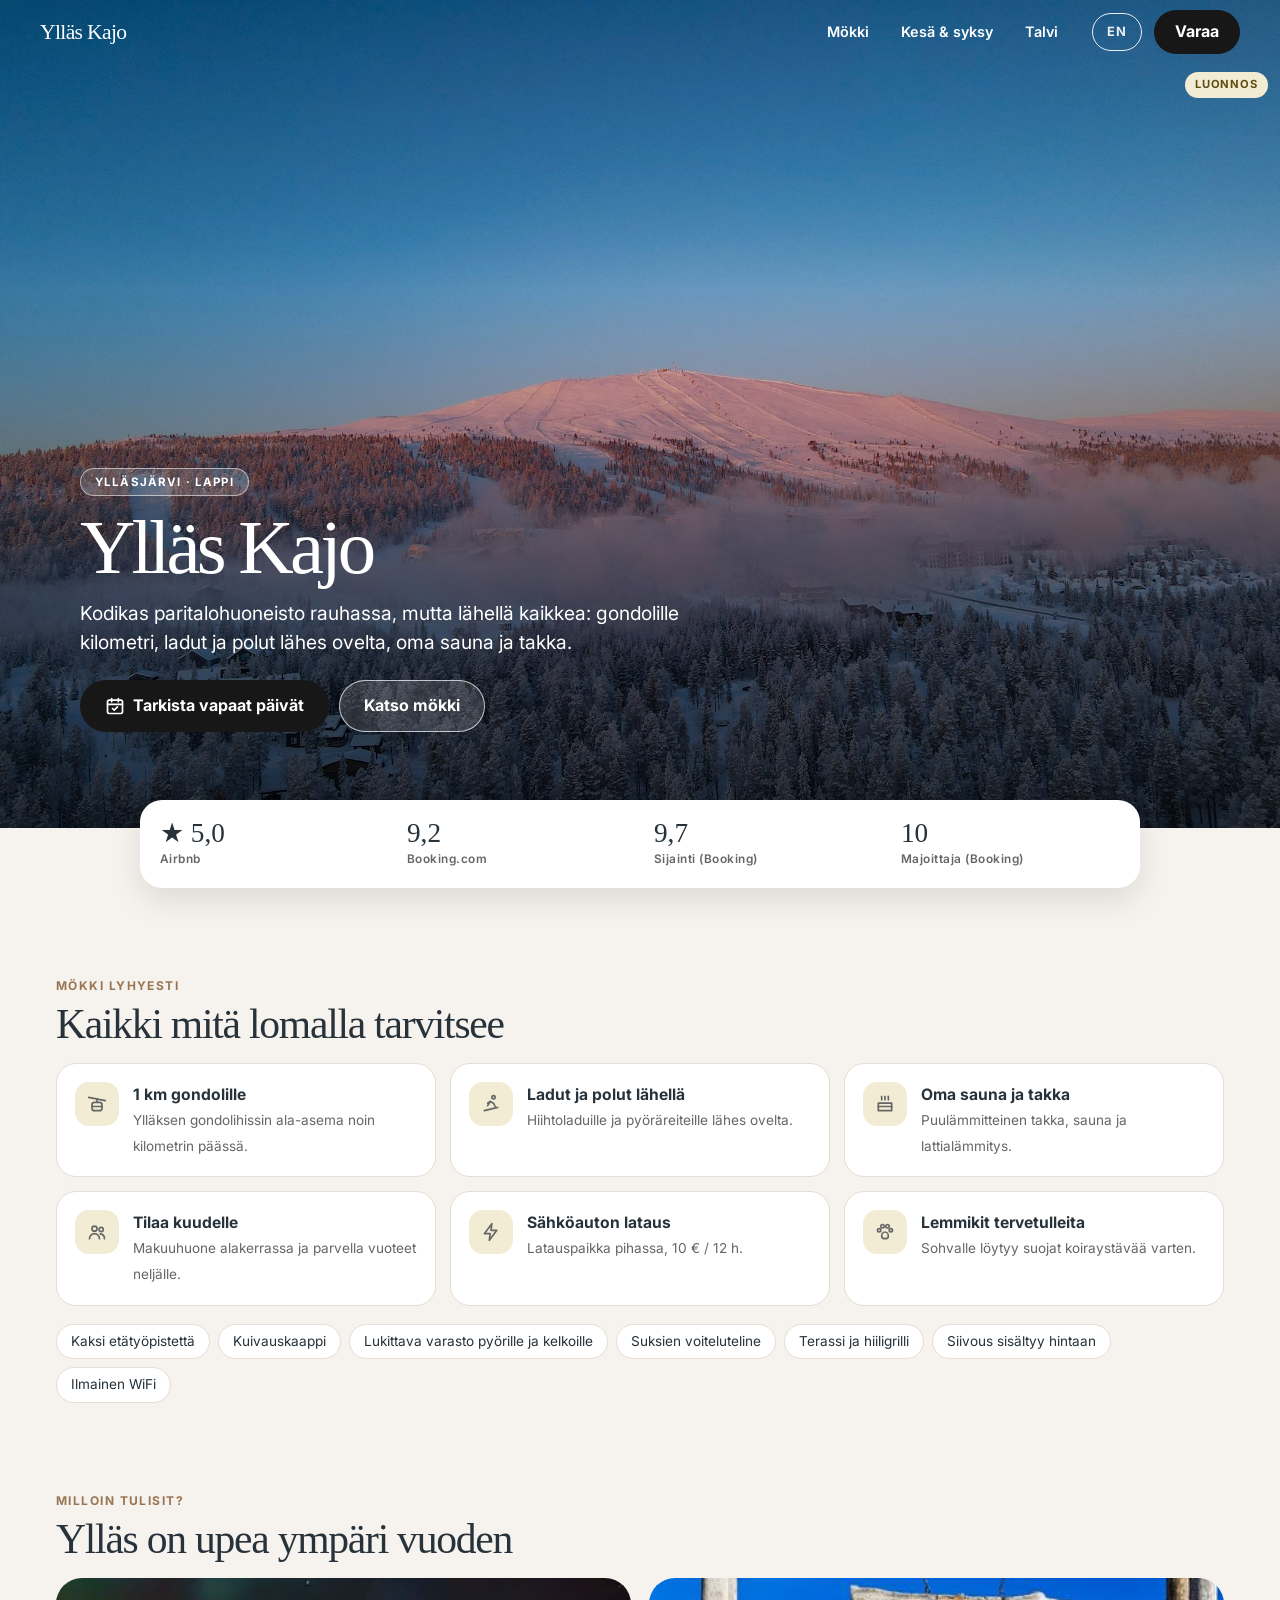
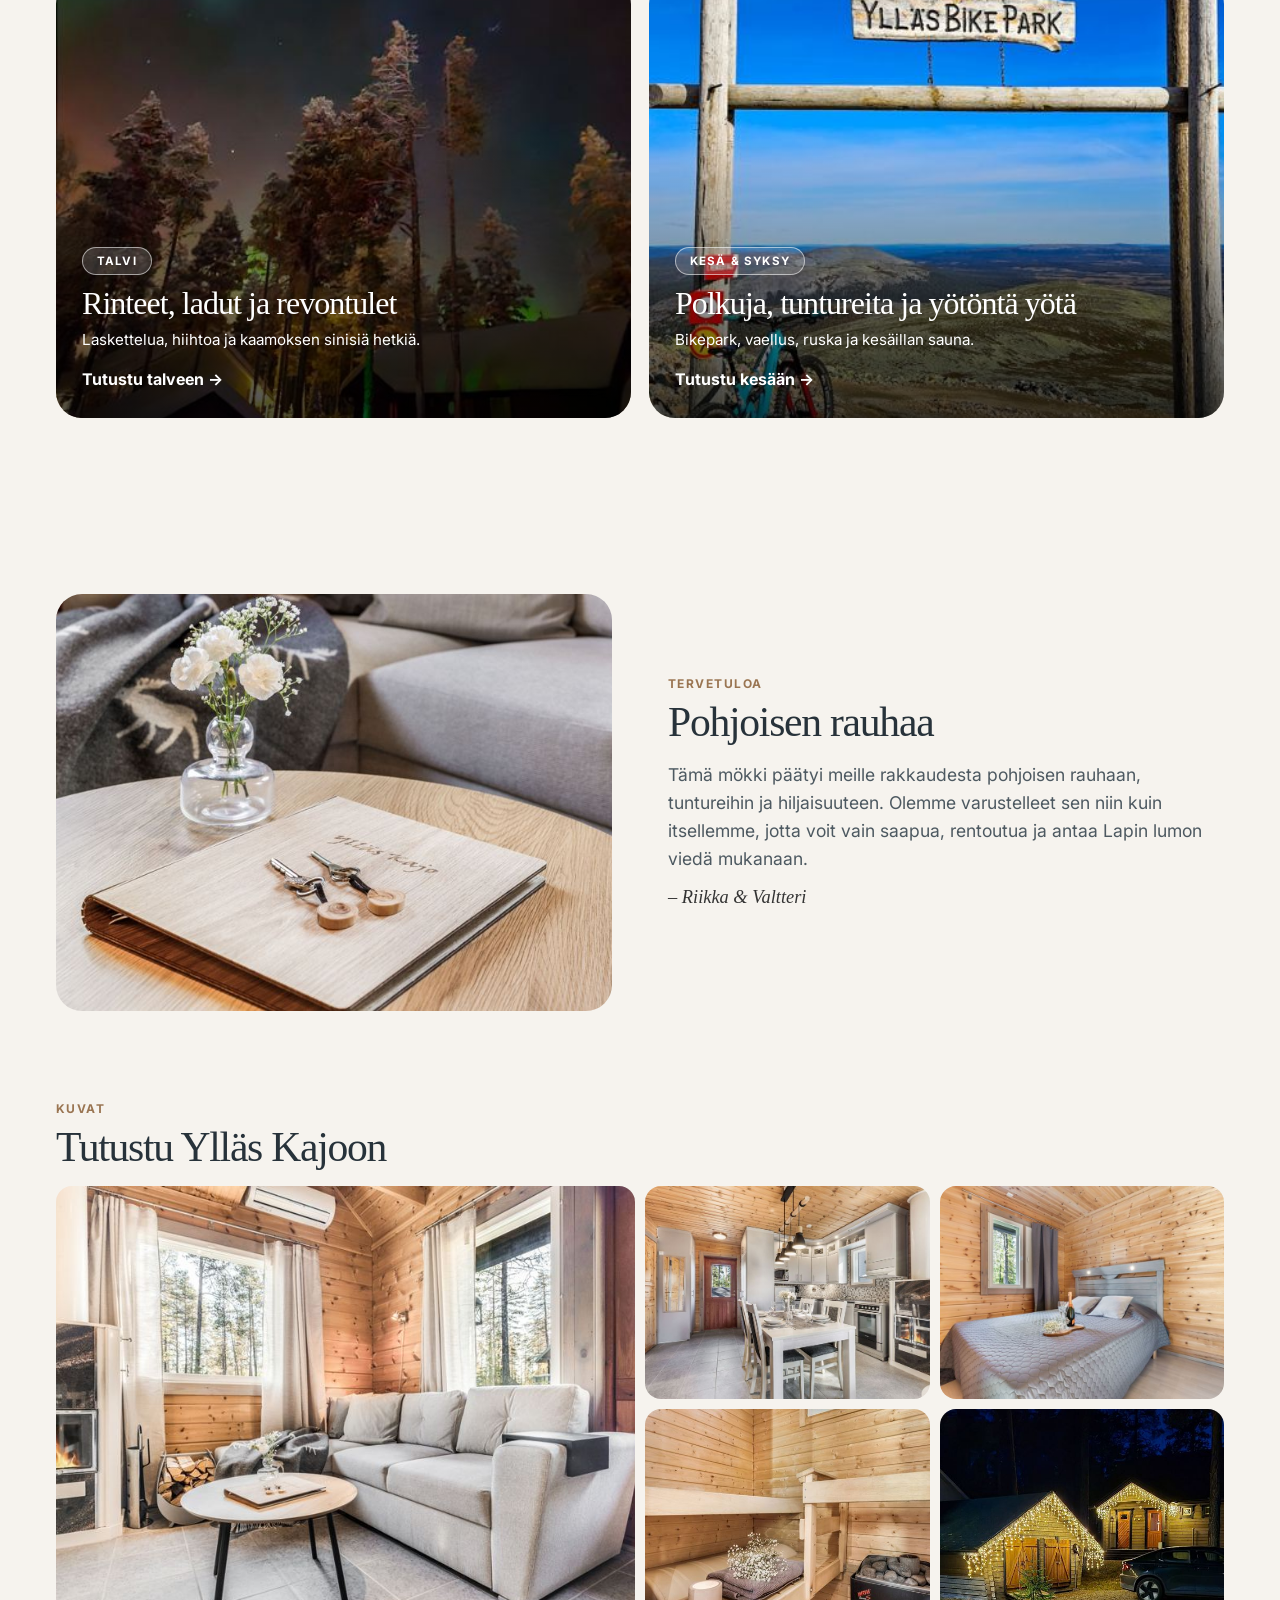
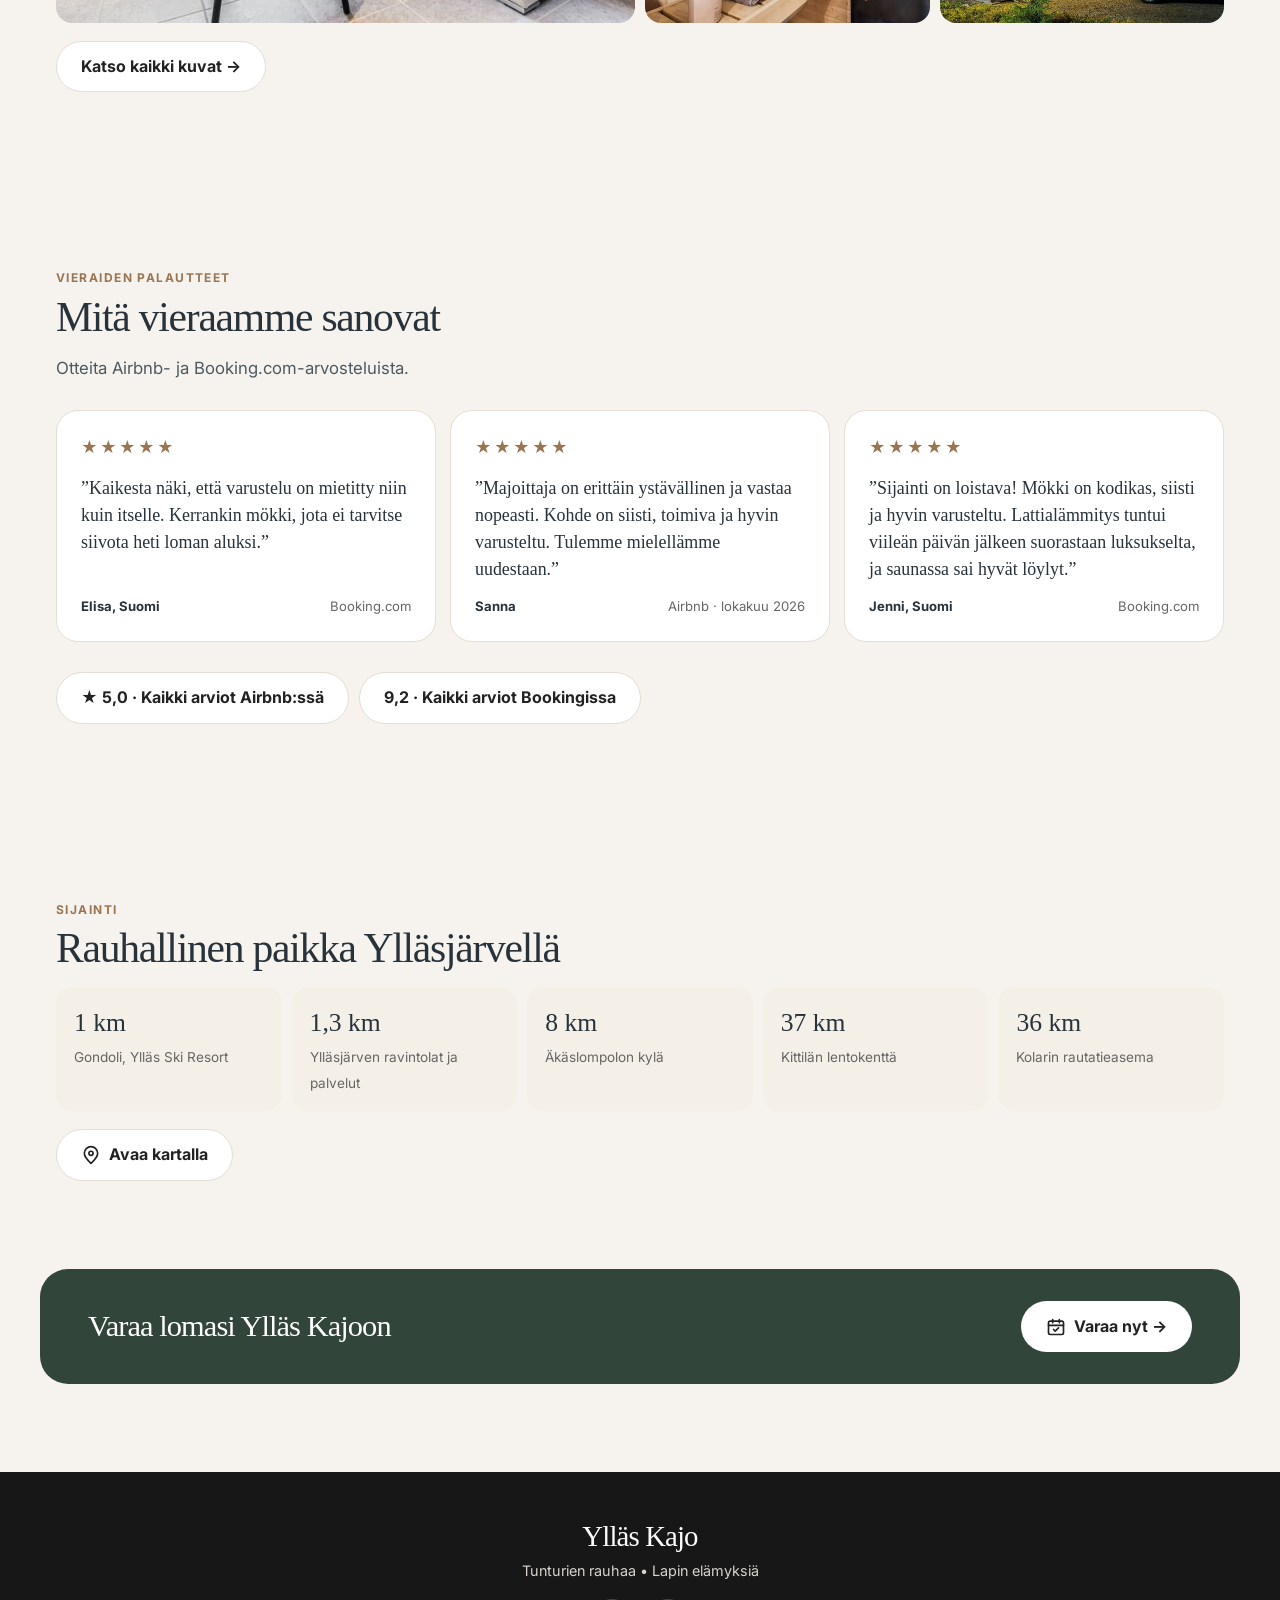
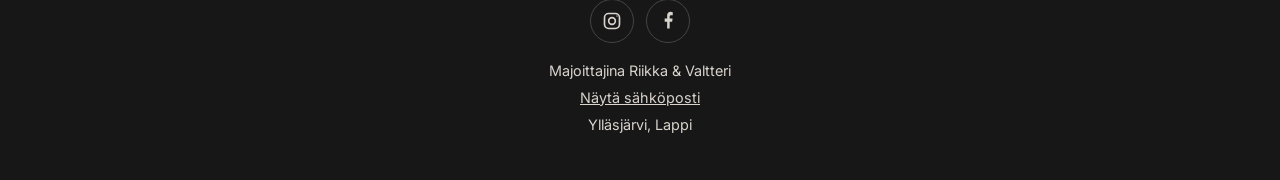
<file: index.html>
<!DOCTYPE html>
<html lang="fi">
<head>
<meta charset="UTF-8">
<meta name="viewport" content="width=device-width, initial-scale=1">
<title>Ylläs Kajo – mökki Ylläsjärvellä, 1 km gondolille</title>
<meta name="description" content="Kodikas paritalohuoneisto kuudelle Ylläsjärvellä: oma sauna, takka, ladut ja polut lähellä, 1 km gondolille. Arvio 5,0 Airbnb:ssä.">
<meta name="robots" content="noindex">
<link rel="canonical" href="https://venstedt.github.io/yllaskajo-site/">
<link rel="alternate" hreflang="fi" href="https://venstedt.github.io/yllaskajo-site/">
<link rel="alternate" hreflang="en" href="https://venstedt.github.io/yllaskajo-site/en/">
<link rel="alternate" hreflang="x-default" href="https://venstedt.github.io/yllaskajo-site/en/">
<meta property="og:type" content="website">
<meta property="og:title" content="Ylläs Kajo – mökki Ylläsjärvellä, 1 km gondolille">
<meta property="og:description" content="Kodikas paritalohuoneisto kuudelle Ylläsjärvellä: oma sauna, takka, ladut ja polut lähellä, 1 km gondolille. Arvio 5,0 Airbnb:ssä.">
<meta property="og:image" content="https://venstedt.github.io/yllaskajo-site/assets/img/og.jpg">
<meta property="og:locale" content="fi_FI">
<meta name="twitter:card" content="summary_large_image">
<meta name="theme-color" content="#f6f3ee">
<link rel="icon" href="assets/favicon.svg" type="image/svg+xml">
<link rel="apple-touch-icon" href="assets/apple-touch-icon.png">
<link rel="preconnect" href="https://fonts.googleapis.com">
<link rel="preconnect" href="https://fonts.gstatic.com" crossorigin>
<link rel="stylesheet" href="https://fonts.googleapis.com/css2?family=Inter:wght@400;500;600;700&display=swap">
<link rel="stylesheet" href="assets/site.css?v=533ac286">
<style>.hero{background-image:url('assets/img/yllas-kajo-11.jpg')}@media (min-width:700px){.hero{background-image:url('assets/img/yllas-kajo-11-hero.jpg')}}.hero.winter{background-image:url('assets/img/drone_1.jpg')}@media (min-width:700px){.hero.winter{background-image:url('assets/img/drone_1-hero.jpg')}}</style>
<script type="application/ld+json">{"@context":"https://schema.org","@type":"VacationRental","name":"Ylläs Kajo","description":"Kodikas paritalohuoneisto kuudelle Ylläsjärvellä: oma sauna, takka, ladut ja polut lähellä, 1 km gondolille. Arvio 5,0 Airbnb:ssä.","url":"https://venstedt.github.io/yllaskajo-site/","image":"https://venstedt.github.io/yllaskajo-site/assets/img/og.jpg","address":{"@type":"PostalAddress","addressLocality":"Ylläsjärvi","postalCode":"95980","addressCountry":"FI"},"containsPlace":{"@type":"Accommodation","occupancy":{"@type":"QuantitativeValue","maxValue":6}},"aggregateRating":{"@type":"AggregateRating","ratingValue":"5.0","bestRating":"5","ratingCount":"5"}}</script>
</head>
<body>
<a class="skip" href="#sisalto">Siirry sisältöön</a>
<div class="topbar">
    <a class="brand" href="index.html">Ylläs Kajo</a>
    <nav class="toplinks" aria-label="Päävalikko"><a href="mokki.html">Mökki</a><a href="kesa.html">Kesä & syksy</a><a href="talvi.html">Talvi</a></nav>
    <a class="lang" href="en/index.html" hreflang="en" lang="en" aria-label="In English">EN</a>
    <a class="btn btn-dark btn-book" href="varaa.html">Varaa</a>
</div>
<span class="draft-note">LUONNOS</span>
<header class="hero" data-winter="1">
    <div class="hero-inner">
        <span class="pill">Ylläsjärvi · Lappi</span>
        <h1>Ylläs Kajo</h1>
        <p class="hero-lead">Kodikas paritalohuoneisto rauhassa, mutta lähellä kaikkea: gondolille kilometri, ladut ja polut lähes ovelta, oma sauna ja takka.</p>
        <div class="hero-actions"><a class="btn btn-dark" href="varaa.html"><svg class="icon" viewBox="0 0 24 24" aria-hidden="true"><rect x="3" y="5" width="18" height="16" rx="2"/><path d="M16 3v4M8 3v4M3 10h18"/><path d="m9 15 2 2 4-4"/></svg>Tarkista vapaat päivät</a><a class="btn btn-ghost" href="mokki.html">Katso mökki</a></div>
    </div>
</header>
<main id="sisalto">
<div class="trust" aria-label="Arviot">
    <a href="https://www.airbnb.fi/rooms/1505850569308831000" target="_blank" rel="noopener"><strong>★ 5,0</strong><span>Airbnb</span></a>
    <a href="https://www.booking.com/hotel/fi/yllas-kajo.fi.html" target="_blank" rel="noopener"><strong>9,2</strong><span>Booking.com</span></a>
    <div><strong>9,7</strong><span>Sijainti (Booking)</span></div>
    <div><strong>10</strong><span>Majoittaja (Booking)</span></div>
</div>
<section aria-labelledby="features-title">
    <p class="eyebrow">Mökki lyhyesti</p>
    <h2 class="title" id="features-title">Kaikki mitä lomalla tarvitsee</h2>
    <div class="features"><div class="feature"><span class="feature-icon"><svg class="icon" viewBox="0 0 24 24" aria-hidden="true"><path d="M2 4l20 4"/><path d="M12 6v4"/><rect x="6" y="10" width="12" height="10" rx="3"/><path d="M6 15h12"/></svg></span><div><strong>1 km gondolille</strong><span>Ylläksen gondolihissin ala-asema noin kilometrin päässä.</span></div></div><div class="feature"><span class="feature-icon"><svg class="icon" viewBox="0 0 24 24" aria-hidden="true"><circle cx="15" cy="4" r="2"/><path d="m4 20 16-4"/><path d="m8 14 3-5 4 2 2 4"/><path d="m11 9-3 2"/></svg></span><div><strong>Ladut ja polut lähellä</strong><span>Hiihtoladuille ja pyöräreiteille lähes ovelta.</span></div></div><div class="feature"><span class="feature-icon"><svg class="icon" viewBox="0 0 24 24" aria-hidden="true"><path d="M8 3c-1 1.5 1 2.5 0 4M12 3c-1 1.5 1 2.5 0 4M16 3c-1 1.5 1 2.5 0 4"/><path d="M4 11h16v9H4z"/><path d="M4 15h16"/></svg></span><div><strong>Oma sauna ja takka</strong><span>Puulämmitteinen takka, sauna ja lattialämmitys.</span></div></div><div class="feature"><span class="feature-icon"><svg class="icon" viewBox="0 0 24 24" aria-hidden="true"><circle cx="9" cy="8" r="3"/><path d="M3 20c0-3.3 2.7-6 6-6s6 2.7 6 6"/><circle cx="17" cy="9" r="2.5"/><path d="M16 14.2c2.8.4 5 2.6 5 5.8"/></svg></span><div><strong>Tilaa kuudelle</strong><span>Makuuhuone alakerrassa ja parvella vuoteet neljälle.</span></div></div><div class="feature"><span class="feature-icon"><svg class="icon" viewBox="0 0 24 24" aria-hidden="true"><path d="M13 2 4 14h7l-1 8 9-12h-7z"/></svg></span><div><strong>Sähköauton lataus</strong><span>Latauspaikka pihassa, 10 € / 12 h.</span></div></div><div class="feature"><span class="feature-icon"><svg class="icon" viewBox="0 0 24 24" aria-hidden="true"><circle cx="5" cy="10" r="2"/><circle cx="9" cy="5" r="2"/><circle cx="15" cy="5" r="2"/><circle cx="19" cy="10" r="2"/><path d="M8 17c0-2.8 1.8-5 4-5s4 2.2 4 5-1.8 3-4 3-4-.2-4-3z"/></svg></span><div><strong>Lemmikit tervetulleita</strong><span>Sohvalle löytyy suojat koiraystävää varten.</span></div></div></div>
    <ul class="extras"><li>Kaksi etätyöpistettä</li><li>Kuivauskaappi</li><li>Lukittava varasto pyörille ja kelkoille</li><li>Suksien voiteluteline</li><li>Terassi ja hiiligrilli</li><li>Siivous sisältyy hintaan</li><li>Ilmainen WiFi</li></ul>
</section>
<section aria-labelledby="seasons-title" style="padding-top:0">
    <p class="eyebrow">Milloin tulisit?</p>
    <h2 class="title" id="seasons-title">Ylläs on upea ympäri vuoden</h2>
    <div class="seasons" id="seasons"><a class="season" data-season="summer" href="kesa.html" style="background-image:url('assets/img/bikepark-800.jpg')">
        <div class="season-copy"><span class="pill">Kesä & syksy</span>
        <h3>Polkuja, tuntureita ja yötöntä yötä</h3>
        <p>Bikepark, vaellus, ruska ja kesäillan sauna.</p>
        <span class="more">Tutustu kesään →</span></div></a><a class="season" data-season="winter" href="talvi.html" style="background-image:url('assets/img/revot_3-800.jpg')">
        <div class="season-copy"><span class="pill">Talvi</span>
        <h3>Rinteet, ladut ja revontulet</h3>
        <p>Laskettelua, hiihtoa ja kaamoksen sinisiä hetkiä.</p>
        <span class="more">Tutustu talveen →</span></div></a></div>
</section>
<section class="intro" aria-labelledby="intro-title">
    <img src="assets/img/yllas-kajo-36-800.jpg" srcset="assets/img/yllas-kajo-36-800.jpg 800w, assets/img/yllas-kajo-36.jpg 1600w" sizes="(min-width: 860px) 50vw, 100vw" alt="Ylläs Kajon mökkikirja ja avaimet pöydällä" loading="lazy" decoding="async">
    <div>
        <p class="eyebrow">Tervetuloa</p>
        <h2 class="title" id="intro-title">Pohjoisen rauhaa</h2>
        <blockquote>Tämä mökki päätyi meille rakkaudesta pohjoisen rauhaan, tuntureihin ja hiljaisuuteen. Olemme varustelleet sen niin kuin itsellemme, jotta voit vain saapua, rentoutua ja antaa Lapin lumon viedä mukanaan.</blockquote>
        <p class="signature">– Riikka &amp; Valtteri</p>
    </div>
</section>
<section aria-labelledby="gallery-title" style="padding-top:0">
    <p class="eyebrow">Kuvat</p>
    <h2 class="title" id="gallery-title">Tutustu Ylläs Kajoon</h2>
    <div class="gallery"><a class="wide" href="mokki.html#galleria"><img src="assets/img/yllas-kajo-32-800.jpg" srcset="assets/img/yllas-kajo-32-800.jpg 800w, assets/img/yllas-kajo-32.jpg 1600w" sizes="(min-width: 860px) 50vw, 100vw" alt="Olohuone ja takka" loading="lazy" decoding="async"></a><a class="" href="mokki.html#galleria"><img src="assets/img/yllas-kajo-28-800.jpg" srcset="assets/img/yllas-kajo-28-800.jpg 800w, assets/img/yllas-kajo-28.jpg 1600w" sizes="(min-width: 860px) 50vw, 100vw" alt="Keittiö ja ruokapöytä" loading="lazy" decoding="async"></a><a class="" href="mokki.html#galleria"><img src="assets/img/yllas-kajo-6-800.jpg" srcset="assets/img/yllas-kajo-6-800.jpg 800w, assets/img/yllas-kajo-6.jpg 1600w" sizes="(min-width: 860px) 50vw, 100vw" alt="Makuuhuone" loading="lazy" decoding="async"></a><a class="" href="mokki.html#galleria"><img src="assets/img/yllas-kajo-8-800.jpg" srcset="assets/img/yllas-kajo-8-800.jpg 800w, assets/img/yllas-kajo-8.jpg 1600w" sizes="(min-width: 860px) 50vw, 100vw" alt="Sauna" loading="lazy" decoding="async"></a><a class="" href="mokki.html#galleria"><img src="assets/img/kajo_valot-800.jpg" srcset="assets/img/kajo_valot-800.jpg 800w, assets/img/kajo_valot.jpg 1600w" sizes="(min-width: 860px) 50vw, 100vw" alt="Ylläs Kajo talvi-illassa" loading="lazy" decoding="async"></a></div>
    <a class="btn btn-line gallery-more" href="mokki.html#galleria">Katso kaikki kuvat →</a>
</section>
<section id="palautteet" aria-labelledby="reviews-title">
    <p class="eyebrow">Vieraiden palautteet</p>
    <h2 class="title" id="reviews-title">Mitä vieraamme sanovat</h2>
    <p class="lead">Otteita Airbnb- ja Booking.com-arvosteluista.</p>
    <div class="reviews" tabindex="0">
        <article class="review">
    <div class="stars" aria-hidden="true">★★★★★</div>
    <blockquote>”Kaikesta näki, että varustelu on mietitty niin kuin itselle. Kerrankin mökki, jota ei tarvitse siivota heti loman aluksi.”</blockquote>
    <footer><strong>Elisa, Suomi</strong><span>Booking.com</span></footer>
</article><article class="review">
    <div class="stars" aria-hidden="true">★★★★★</div>
    <blockquote>”Majoittaja on erittäin ystävällinen ja vastaa nopeasti. Kohde on siisti, toimiva ja hyvin varusteltu. Tulemme mielellämme uudestaan.”</blockquote>
    <footer><strong>Sanna</strong><span>Airbnb · lokakuu 2026</span></footer>
</article><article class="review">
    <div class="stars" aria-hidden="true">★★★★★</div>
    <blockquote>”Sijainti on loistava! Mökki on kodikas, siisti ja hyvin varusteltu. Lattialämmitys tuntui viileän päivän jälkeen suorastaan luksukselta, ja saunassa sai hyvät löylyt.”</blockquote>
    <footer><strong>Jenni, Suomi</strong><span>Booking.com</span></footer>
</article><article class="review">
    <div class="stars" aria-hidden="true">★★★★★</div>
    <blockquote>”Siisti ja käytännöllinen mökki rauhallisella paikalla lähellä Ylläksen hiihtokeskusta.”</blockquote>
    <footer><strong>Tapio</strong><span>Airbnb · heinäkuu 2026</span></footer>
</article><article class="review">
    <div class="stars" aria-hidden="true">★★★★★</div>
    <blockquote>”Mökissä hyvä varustelu ja sängyissä uni maittoi. Sähköauton lataus plussaa. Ladulle ja talvipyöräreitille vajaan puolen kilometrin matka.”</blockquote>
    <footer><strong>Susanna, Suomi</strong><span>Booking.com</span></footer>
</article><article class="review">
    <div class="stars" aria-hidden="true">★★★★★</div>
    <blockquote>”Meillä oli erittäin mukavat 10 päivää, välillä jopa −30 asteen pakkasessa. Ylläsjärvi on talvella erittäin mukava, ja lähistöllä on monia talviaktiviteetteja.”</blockquote>
    <footer><strong>Beate</strong><span>Airbnb · tammikuu 2026</span></footer>
</article>
    </div>
    <div class="review-sources">
        <a class="btn btn-line" href="https://www.airbnb.fi/rooms/1505850569308831000" target="_blank" rel="noopener">★ 5,0 · Kaikki arviot Airbnb:ssä</a>
        <a class="btn btn-line" href="https://www.booking.com/hotel/fi/yllas-kajo.fi.html" target="_blank" rel="noopener">9,2 · Kaikki arviot Bookingissa</a>
    </div>
</section>
<section aria-labelledby="loc-title">
    <p class="eyebrow">Sijainti</p>
    <h2 class="title" id="loc-title">Rauhallinen paikka Ylläsjärvellä</h2>
    <ul class="distances"><li><strong>1 km</strong><span>Gondoli, Ylläs Ski Resort</span></li><li><strong>1,3 km</strong><span>Ylläsjärven ravintolat ja palvelut</span></li><li><strong>8 km</strong><span>Äkäslompolon kylä</span></li><li><strong>37 km</strong><span>Kittilän lentokenttä</span></li><li><strong>36 km</strong><span>Kolarin rautatieasema</span></li></ul>
    <a class="btn btn-line" href="https://www.google.com/maps/search/?api=1&query=Yll%C3%A4s%20Kajo%2C%20Yll%C3%A4sj%C3%A4rvi" target="_blank" rel="noopener"><svg class="icon" viewBox="0 0 24 24" aria-hidden="true"><path d="M20 10c0 5-8 12-8 12S4 15 4 10a8 8 0 1 1 16 0Z"/><circle cx="12" cy="10" r="2.5"/></svg>Avaa kartalla</a>
</section>
<aside class="cta" aria-labelledby="cta-title">
    <h2 id="cta-title">Varaa lomasi Ylläs Kajoon</h2>
    <a class="btn" href="varaa.html"><svg class="icon" viewBox="0 0 24 24" aria-hidden="true"><rect x="3" y="5" width="18" height="16" rx="2"/><path d="M16 3v4M8 3v4M3 10h18"/><path d="m9 15 2 2 4-4"/></svg>Varaa nyt →</a>
</aside>
</main>
<footer class="site-footer">
    <h2>Ylläs Kajo</h2>
    <p>Tunturien rauhaa • Lapin elämyksiä</p>
    <div class="social">
        <a href="https://www.instagram.com/yllaskajo/" target="_blank" rel="noopener" aria-label="Instagram"><svg class="" viewBox="0 0 24 24" aria-hidden="true"><rect x="3" y="3" width="18" height="18" rx="5"/><circle cx="12" cy="12" r="4"/><circle cx="18" cy="6" r=".8" fill="currentColor" stroke="none"/></svg></a>
        <a href="https://www.facebook.com/profile.php?id=61579861190695" target="_blank" rel="noopener" aria-label="Facebook"><svg class="" viewBox="0 0 24 24" aria-hidden="true"><path d="M14 21v-8h3l.5-4H14V7c0-1.2.4-2 2-2h1.7V1.4A22 22 0 0 0 15.2 1C12.7 1 11 2.5 11 5.3V9H8v4h3v8z" fill="currentColor" stroke="none"/></svg></a>
    </div>
    <p>Majoittajina Riikka & Valtteri</p>
    <p><button type="button" class="email-link email-btn" data-subject="Varauskysely Ylläs Kajo" data-copied="Osoite kopioitu leikepöydälle"><span>Näytä sähköposti</span></button></p>
    <p>Ylläsjärvi, Lappi</p>
</footer>
<nav class="dock" aria-label="Sivut"><a href="index.html" class="" aria-current="page"><svg class="" viewBox="0 0 24 24" aria-hidden="true"><path d="m3 10 9-7 9 7"/><path d="M5 9v12h14V9"/><path d="M9 21v-8h6v8"/></svg><span>Etusivu</span></a><a href="mokki.html" class=""><svg class="" viewBox="0 0 24 24" aria-hidden="true"><path d="M3 11 12 4l9 7"/><path d="M5 10v10h14V10"/><path d="M10 20v-5h4v5"/><path d="M16 6V3h2v5"/></svg><span>Mökki</span></a><a href="kesa.html" class=""><svg class="" viewBox="0 0 24 24" aria-hidden="true"><circle cx="12" cy="12" r="4"/><path d="M12 2v2M12 20v2M4.9 4.9l1.4 1.4M17.7 17.7l1.4 1.4M2 12h2M20 12h2M4.9 19.1l1.4-1.4M17.7 6.3l1.4-1.4"/></svg><span>Kesä</span></a><a href="talvi.html" class=""><svg class="" viewBox="0 0 24 24" aria-hidden="true"><path d="M12 2v20M4 6l16 12M20 6 4 18"/><path d="m9 3 3 3 3-3M9 21l3-3 3 3"/></svg><span>Talvi</span></a><a href="varaa.html" class="dock-book"><svg class="" viewBox="0 0 24 24" aria-hidden="true"><rect x="3" y="5" width="18" height="16" rx="2"/><path d="M16 3v4M8 3v4M3 10h18"/><path d="m9 15 2 2 4-4"/></svg><span>Varaa</span></a></nav>
<script>
(() => {
    // Sähköposti: osoite kootaan vasta painalluksesta. 1. painallus näyttää ja kopioi, 2. avaa sähköpostiohjelman.
    const emailAddress = () => ['yllas', 'kajo'].join('') + String.fromCharCode(64) + ['gmail', 'com'].join('.');
    document.querySelectorAll('.email-btn').forEach(btn => {
        btn.addEventListener('click', () => {
            const addr = emailAddress();
            const a = document.createElement('a');
            a.className = btn.className.replace('email-btn', 'email-shown');
            a.href = 'mailto:' + addr + '?subject=' + encodeURIComponent(btn.dataset.subject || '');
            a.textContent = addr;
            const note = document.createElement('span');
            note.className = 'email-note';
            note.setAttribute('role', 'status');
            btn.replaceWith(a);
            a.after(note);
            a.focus();
            try {
                navigator.clipboard.writeText(addr).then(() => { note.textContent = btn.dataset.copied; }, () => {});
            } catch (e) {}
        });
    });
    // Vieritys: sivuston sisäinen linkki avaa sivun alusta, Takaisin/Eteenpäin (selain tai hiiri)
    // palauttaa kohdan, jossa oltiin. Toimii myös upotetussa esikatselussa, joka säilyttää vierityksen.
    const store = {
        get: k => { try { return sessionStorage.getItem(k); } catch (e) { return null; } },
        set: (k, v) => { try { sessionStorage.setItem(k, v); } catch (e) {} },
        del: k => { try { sessionStorage.removeItem(k); } catch (e) {} },
    };
    const here = location.pathname;
    const fromLink = store.get('yk-top') === here;
    store.del('yk-top');
    const saved = store.get('yk-scroll:' + here);
    const target = location.hash ? null : (fromLink ? 0 : (saved !== null ? +saved : null));
    if (target !== null) {
        let userMoved = false;
        ['wheel', 'touchstart', 'keydown', 'mousedown'].forEach(e =>
            window.addEventListener(e, () => { userMoved = true; }, { once: true, passive: true }));
        const go = () => { if (!userMoved) window.scrollTo({ top: target, left: 0, behavior: 'instant' }); };
        go();
        window.addEventListener('load', () => [0, 100, 300, 700].forEach(ms => setTimeout(go, ms)));
    }
    document.addEventListener('click', e => {
        const a = e.target.closest('a[href]');
        if (!a || a.target === '_blank' || a.origin !== location.origin || a.hash) return;
        store.set('yk-top', a.pathname);
    });
    let t;
    window.addEventListener('scroll', () => {
        clearTimeout(t);
        t = setTimeout(() => store.set('yk-scroll:' + here, String(Math.round(window.scrollY))), 150);
    }, { passive: true });
    const bar = document.querySelector('.topbar');
    const hero = document.querySelector('.hero');
    const onScroll = () => bar.classList.toggle('solid', !hero || window.scrollY > hero.offsetHeight - 80);
    onScroll();
    window.addEventListener('scroll', onScroll, { passive: true });
    // Kuvagalleria: kuva aukeaa sivun päälle. Selaus nuolilla, näppäimillä tai pyyhkäisemällä
    // (edellinen ja seuraava kuva kulkevat vieressä sormen mukana). Sulku ruksista, Escillä tai taustasta.
    const shots = [...document.querySelectorAll('.gallery a[href$=".jpg"]')];
    if (shots.length) {
        const fi = document.documentElement.lang === 'fi';
        const lb = document.createElement('div');
        lb.className = 'lightbox';
        lb.hidden = true;
        lb.setAttribute('role', 'dialog');
        lb.setAttribute('aria-modal', 'true');
        lb.setAttribute('aria-label', fi ? 'Kuvagalleria' : 'Photo gallery');
        const svg = d => `<svg viewBox="0 0 24 24" aria-hidden="true"><path d="${d}"/></svg>`;
        lb.innerHTML = `<div class="lb-stage"><div class="lb-track">
                <div class="lb-slide"><img alt="" draggable="false"></div>
                <div class="lb-slide"><img alt="" draggable="false"></div>
                <div class="lb-slide"><img alt="" draggable="false"></div>
            </div></div>
            <p class="lb-caption" aria-live="polite"></p>
            <button type="button" class="lb-btn lb-close" aria-label="${fi ? 'Sulje' : 'Close'}">${svg('M6 6l12 12M18 6 6 18')}</button>
            <button type="button" class="lb-btn lb-prev" aria-label="${fi ? 'Edellinen kuva' : 'Previous photo'}">${svg('m15 5-7 7 7 7')}</button>
            <button type="button" class="lb-btn lb-next" aria-label="${fi ? 'Seuraava kuva' : 'Next photo'}">${svg('m9 5 7 7-7 7')}</button>`;
        document.body.append(lb);
        const stage = lb.querySelector('.lb-stage'), track = lb.querySelector('.lb-track');
        const imgs = [...track.querySelectorAll('img')], cap = lb.querySelector('.lb-caption');
        const n = shots.length, wrap = i => (i + n) % n;
        let cur = 0, opener = null, busy = false;
        const fill = () => {
            [cur - 1, cur, cur + 1].forEach((i, k) => {
                const a = shots[wrap(i)];
                if (imgs[k].getAttribute('src') !== a.href) imgs[k].src = a.href;
                imgs[k].alt = k === 1 ? (a.querySelector('img')?.alt || '') : '';
            });
            cap.textContent = `${imgs[1].alt}  ·  ${cur + 1} / ${n}`;
        };
        const slide = (x, ms) => {
            track.style.transition = ms ? `transform ${ms}ms cubic-bezier(.2,.7,.3,1)` : 'none';
            track.style.transform = `translateX(calc(-100% + ${x}px))`;
        };
        const go = dir => {
            if (busy || !dir) return;
            busy = true;
            slide(-dir * stage.clientWidth, 260);
            setTimeout(() => {
                cur = wrap(cur + dir);
                fill();
                slide(0, 0);
                busy = false;
            }, 270);
        };
        const open = i => {
            opener = document.activeElement;
            cur = i;
            lb.hidden = false;
            fill();
            slide(0, 0);
            document.documentElement.classList.add('lb-open');
            lb.querySelector('.lb-close').focus();
        };
        const close = () => {
            lb.hidden = true;
            document.documentElement.classList.remove('lb-open');
            if (opener) opener.focus();
        };
        shots.forEach((a, i) => a.addEventListener('click', e => { e.preventDefault(); open(i); }));
        lb.querySelector('.lb-close').addEventListener('click', close);
        lb.querySelector('.lb-prev').addEventListener('click', () => go(-1));
        lb.querySelector('.lb-next').addEventListener('click', () => go(1));
        lb.addEventListener('click', e => { if (e.target === lb || e.target.classList.contains('lb-slide')) close(); });
        document.addEventListener('keydown', e => {
            if (lb.hidden) return;
            if (e.key === 'Escape') close();
            else if (e.key === 'ArrowLeft') go(-1);
            else if (e.key === 'ArrowRight') go(1);
            else if (e.key === 'Tab') {
                const f = [...lb.querySelectorAll('button')];
                const k = f.indexOf(document.activeElement);
                e.preventDefault();
                f[(k + (e.shiftKey ? -1 : 1) + f.length) % f.length].focus();
            }
        });
        let x0 = null, y0 = 0, dx = 0, horiz = null;
        stage.addEventListener('touchstart', e => {
            if (busy || e.touches.length > 1) return;
            x0 = e.touches[0].clientX; y0 = e.touches[0].clientY; dx = 0; horiz = null;
        }, { passive: true });
        stage.addEventListener('touchmove', e => {
            if (x0 === null) return;
            dx = e.touches[0].clientX - x0;
            const dy = e.touches[0].clientY - y0;
            if (horiz === null && Math.abs(dx) + Math.abs(dy) > 8) horiz = Math.abs(dx) > Math.abs(dy);
            if (horiz) { e.preventDefault(); slide(dx, 0); }
        }, { passive: false });
        const end = () => {
            if (x0 === null) return;
            x0 = null;
            if (!horiz) return;
            if (Math.abs(dx) > Math.min(70, stage.clientWidth * .18)) go(dx < 0 ? 1 : -1);
            else slide(0, 220);
        };
        stage.addEventListener('touchend', end);
        stage.addEventListener('touchcancel', end);
    }
    // Kausi: touko–syyskuussa nostetaan kesä, muuten talvi.
    const month = new Date().getMonth() + 1;
    const summer = month >= 5 && month <= 9;
    if (hero && hero.dataset.winter && !summer) hero.classList.add('winter');
    const seasons = document.getElementById('seasons');
    if (seasons && !summer) seasons.prepend(seasons.querySelector('[data-season="winter"]'));
})();
</script>
</body>
</html>
</file>
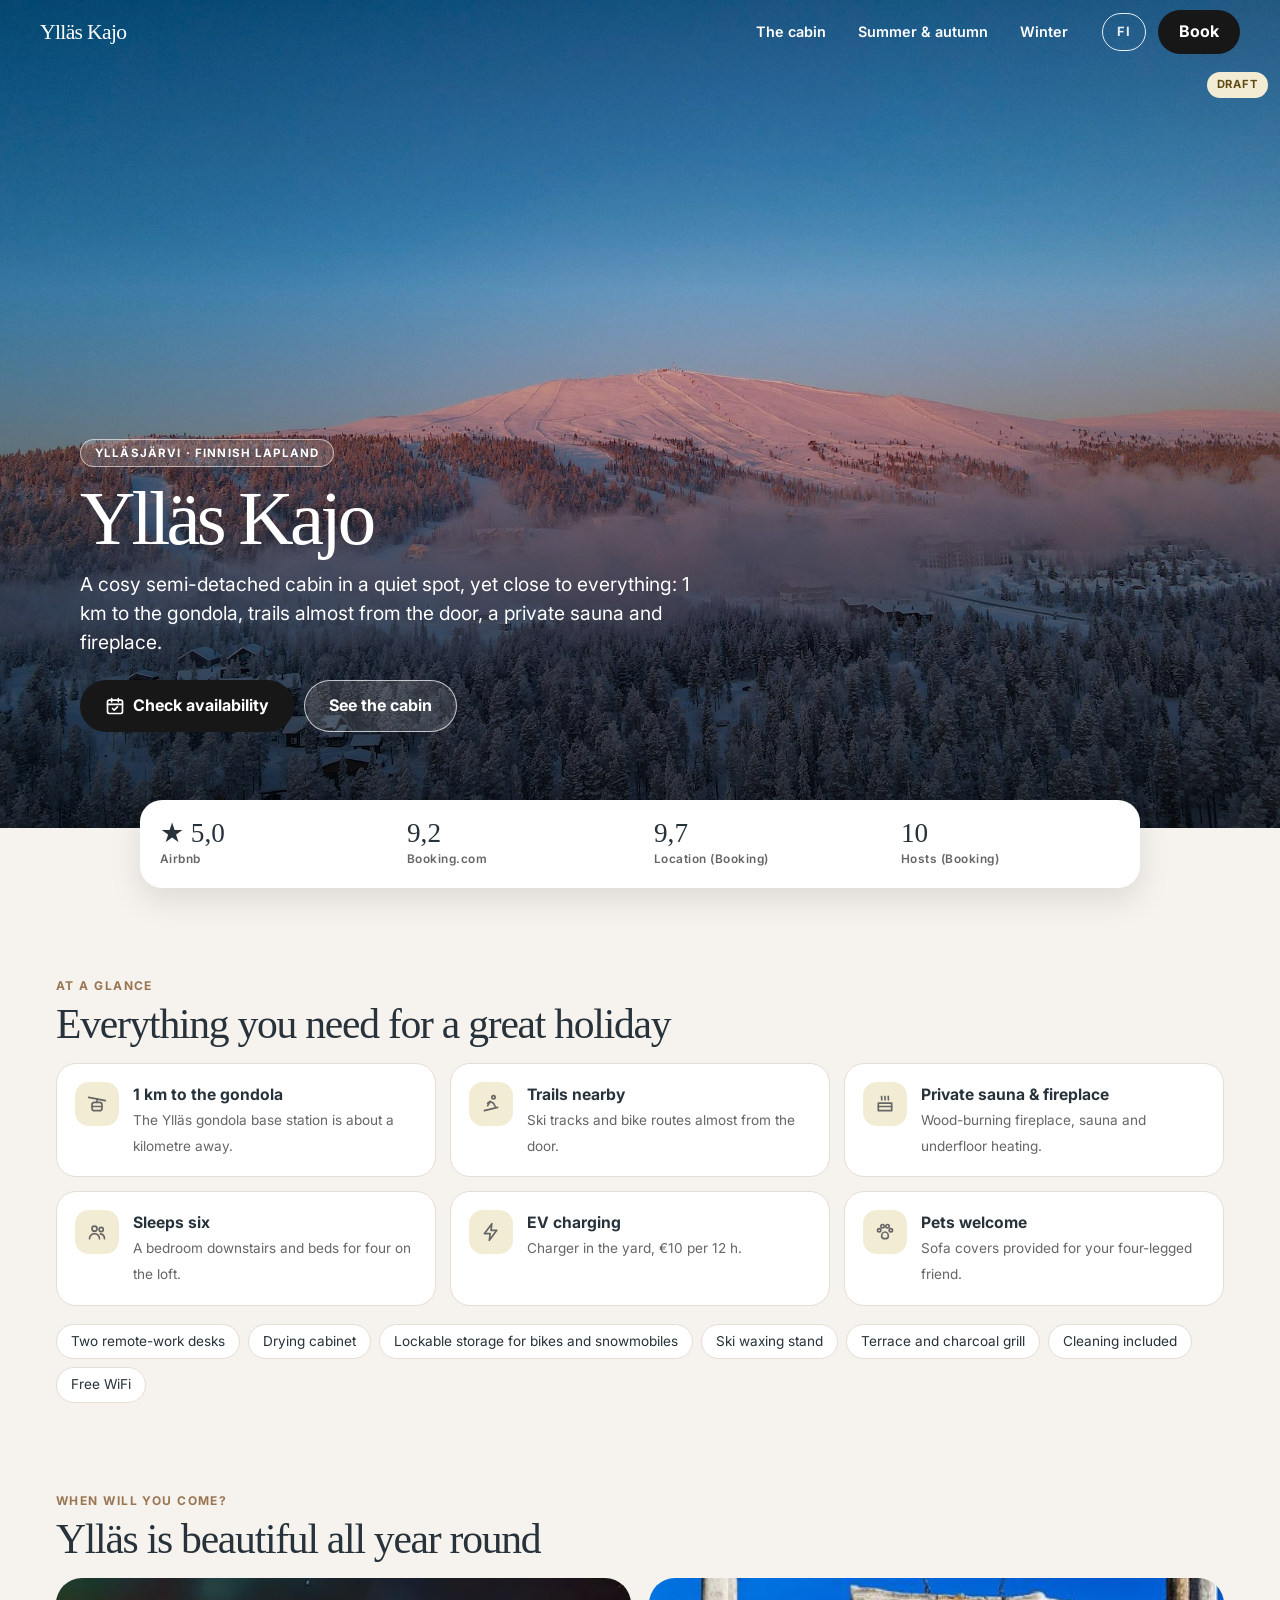
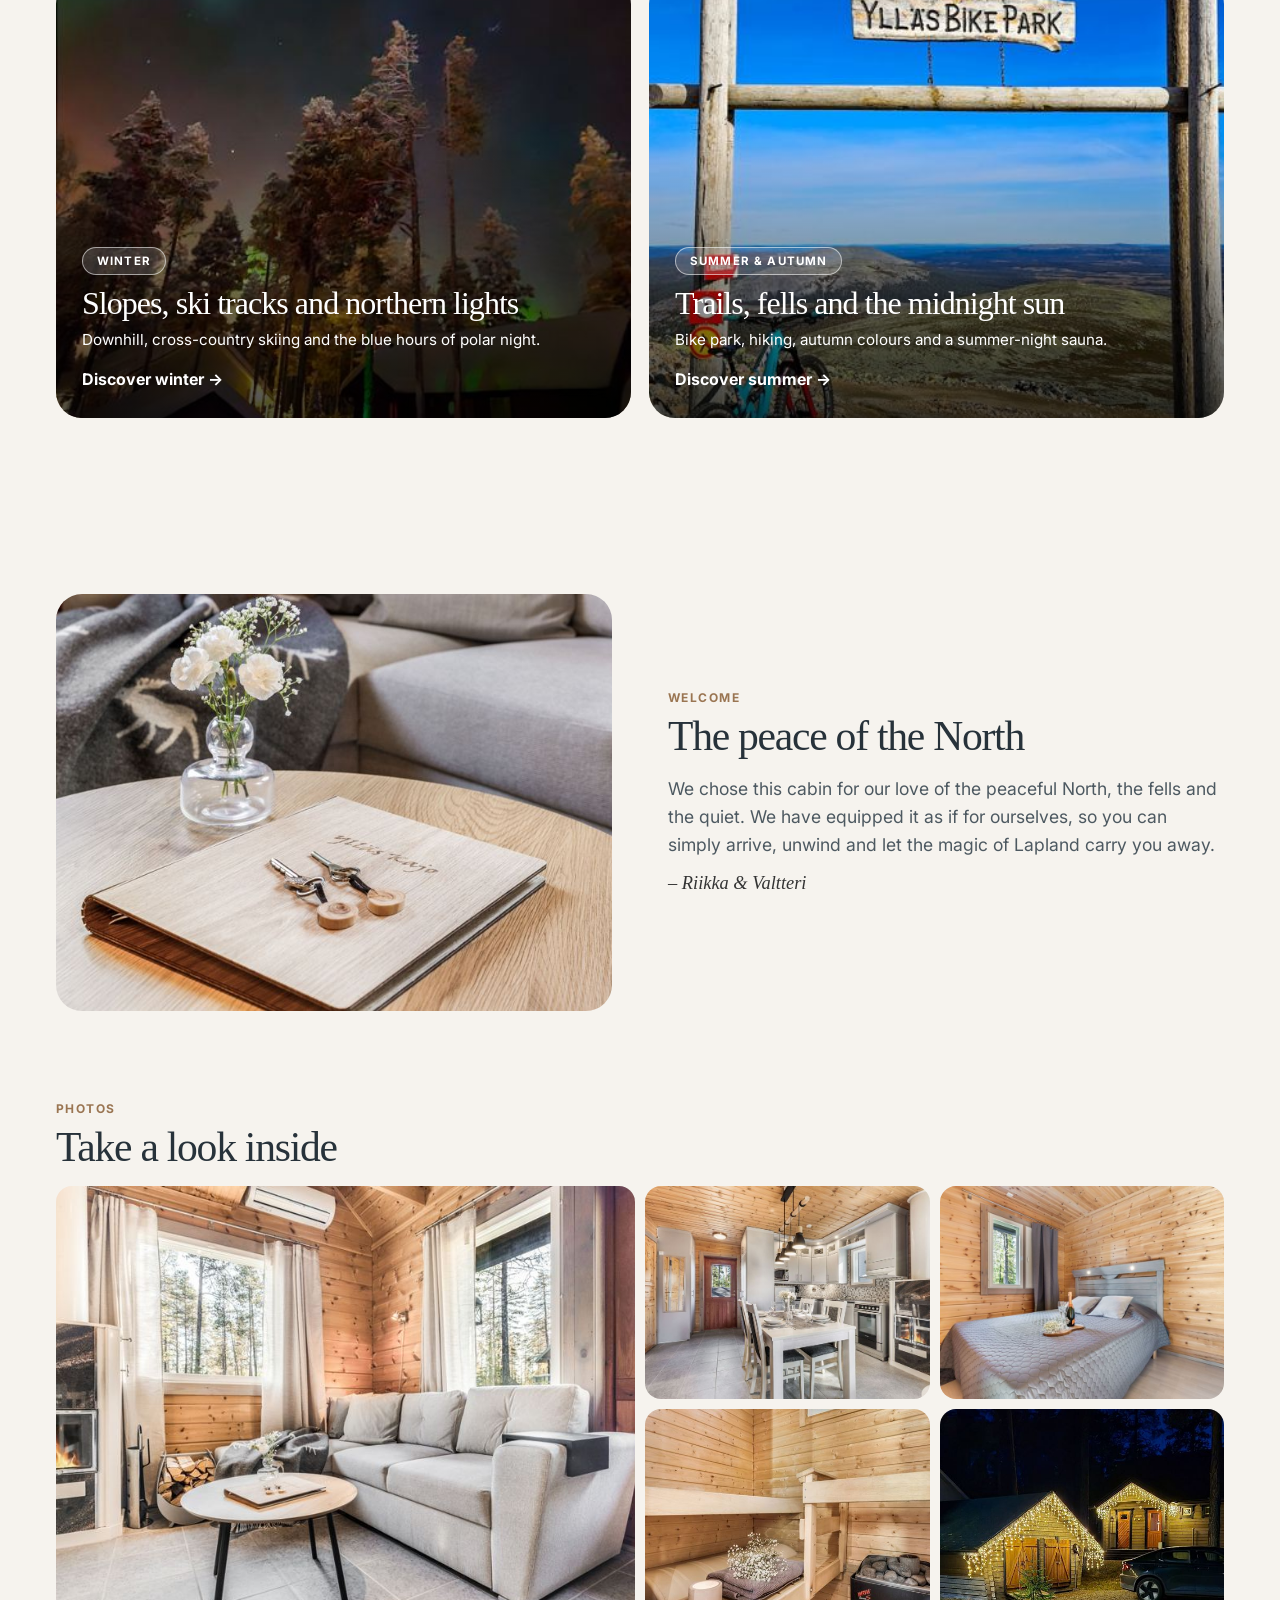
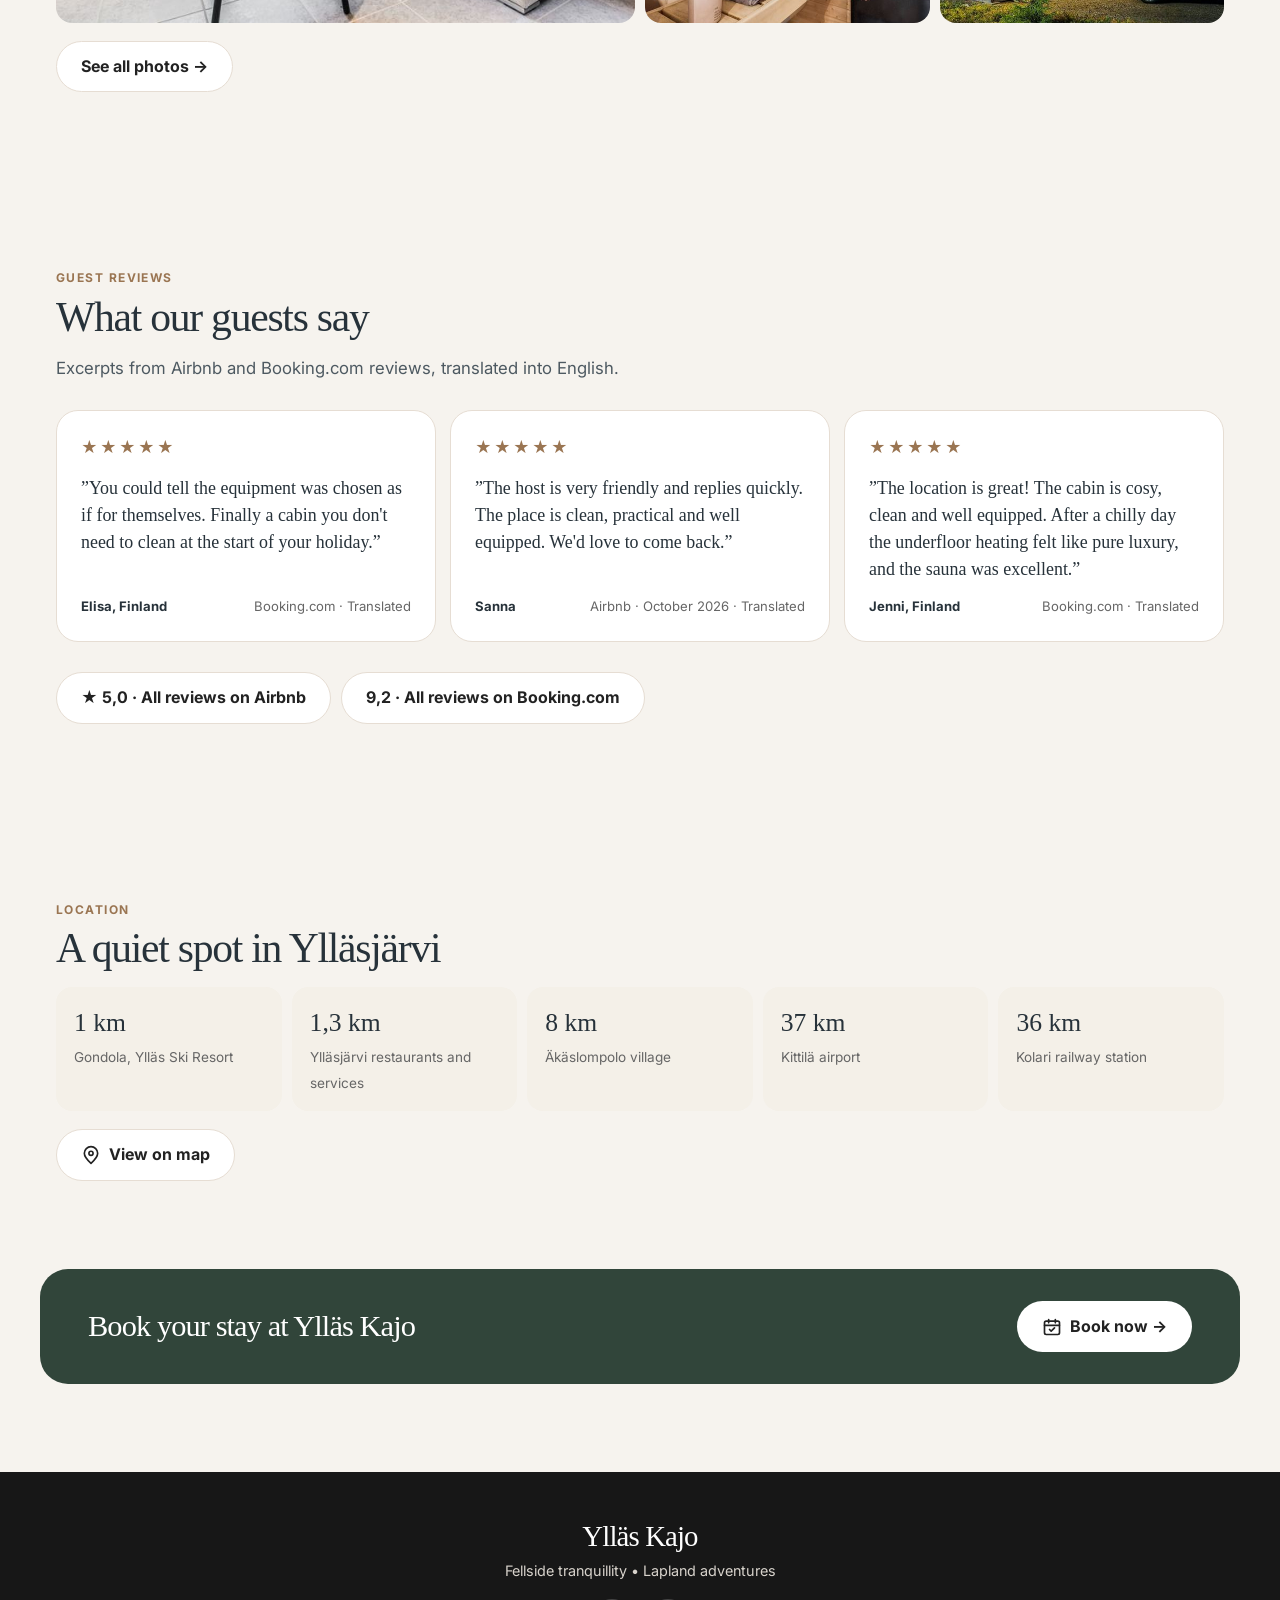
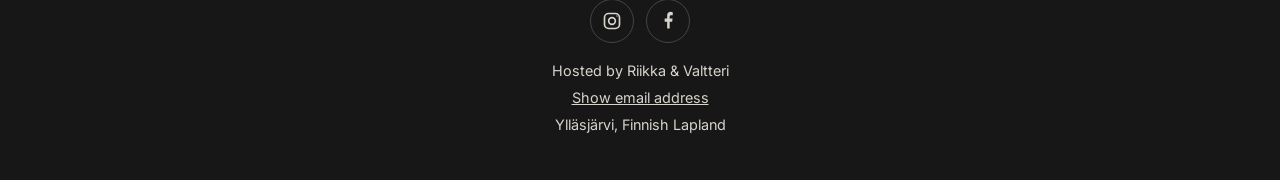
<file: en/index.html>
<!DOCTYPE html>
<html lang="en">
<head>
<meta charset="UTF-8">
<meta name="viewport" content="width=device-width, initial-scale=1">
<title>Ylläs Kajo – cabin in Ylläs, Lapland, 1 km from the gondola</title>
<meta name="description" content="A cosy cabin for six in Ylläsjärvi, Finnish Lapland: private sauna, fireplace, trails nearby, 1 km to the gondola. Rated 5.0 on Airbnb.">
<meta name="robots" content="noindex">
<link rel="canonical" href="https://venstedt.github.io/yllaskajo-site/en/">
<link rel="alternate" hreflang="fi" href="https://venstedt.github.io/yllaskajo-site/">
<link rel="alternate" hreflang="en" href="https://venstedt.github.io/yllaskajo-site/en/">
<link rel="alternate" hreflang="x-default" href="https://venstedt.github.io/yllaskajo-site/en/">
<meta property="og:type" content="website">
<meta property="og:title" content="Ylläs Kajo – cabin in Ylläs, Lapland, 1 km from the gondola">
<meta property="og:description" content="A cosy cabin for six in Ylläsjärvi, Finnish Lapland: private sauna, fireplace, trails nearby, 1 km to the gondola. Rated 5.0 on Airbnb.">
<meta property="og:image" content="https://venstedt.github.io/yllaskajo-site/assets/img/og.jpg">
<meta property="og:locale" content="en_GB">
<meta name="twitter:card" content="summary_large_image">
<meta name="theme-color" content="#f6f3ee">
<link rel="icon" href="../assets/favicon.svg" type="image/svg+xml">
<link rel="apple-touch-icon" href="../assets/apple-touch-icon.png">
<link rel="preconnect" href="https://fonts.googleapis.com">
<link rel="preconnect" href="https://fonts.gstatic.com" crossorigin>
<link rel="stylesheet" href="https://fonts.googleapis.com/css2?family=Inter:wght@400;500;600;700&display=swap">
<link rel="stylesheet" href="../assets/site.css?v=533ac286">
<style>.hero{background-image:url('../assets/img/yllas-kajo-11.jpg')}@media (min-width:700px){.hero{background-image:url('../assets/img/yllas-kajo-11-hero.jpg')}}.hero.winter{background-image:url('../assets/img/drone_1.jpg')}@media (min-width:700px){.hero.winter{background-image:url('../assets/img/drone_1-hero.jpg')}}</style>
<script type="application/ld+json">{"@context":"https://schema.org","@type":"VacationRental","name":"Ylläs Kajo","description":"A cosy cabin for six in Ylläsjärvi, Finnish Lapland: private sauna, fireplace, trails nearby, 1 km to the gondola. Rated 5.0 on Airbnb.","url":"https://venstedt.github.io/yllaskajo-site/en/","image":"https://venstedt.github.io/yllaskajo-site/assets/img/og.jpg","address":{"@type":"PostalAddress","addressLocality":"Ylläsjärvi","postalCode":"95980","addressCountry":"FI"},"containsPlace":{"@type":"Accommodation","occupancy":{"@type":"QuantitativeValue","maxValue":6}},"aggregateRating":{"@type":"AggregateRating","ratingValue":"5.0","bestRating":"5","ratingCount":"5"}}</script>
</head>
<body>
<a class="skip" href="#sisalto">Skip to content</a>
<div class="topbar">
    <a class="brand" href="index.html">Ylläs Kajo</a>
    <nav class="toplinks" aria-label="Main menu"><a href="cabin.html">The cabin</a><a href="summer.html">Summer & autumn</a><a href="winter.html">Winter</a></nav>
    <a class="lang" href="../index.html" hreflang="fi" lang="fi" aria-label="Suomeksi">FI</a>
    <a class="btn btn-dark btn-book" href="book.html">Book</a>
</div>
<span class="draft-note">DRAFT</span>
<header class="hero" data-winter="1">
    <div class="hero-inner">
        <span class="pill">Ylläsjärvi · Finnish Lapland</span>
        <h1>Ylläs Kajo</h1>
        <p class="hero-lead">A cosy semi-detached cabin in a quiet spot, yet close to everything: 1 km to the gondola, trails almost from the door, a private sauna and fireplace.</p>
        <div class="hero-actions"><a class="btn btn-dark" href="book.html"><svg class="icon" viewBox="0 0 24 24" aria-hidden="true"><rect x="3" y="5" width="18" height="16" rx="2"/><path d="M16 3v4M8 3v4M3 10h18"/><path d="m9 15 2 2 4-4"/></svg>Check availability</a><a class="btn btn-ghost" href="cabin.html">See the cabin</a></div>
    </div>
</header>
<main id="sisalto">
<div class="trust" aria-label="Arviot">
    <a href="https://www.airbnb.com/rooms/1505850569308831000" target="_blank" rel="noopener"><strong>★ 5,0</strong><span>Airbnb</span></a>
    <a href="https://www.booking.com/hotel/fi/yllas-kajo.en-gb.html" target="_blank" rel="noopener"><strong>9,2</strong><span>Booking.com</span></a>
    <div><strong>9,7</strong><span>Location (Booking)</span></div>
    <div><strong>10</strong><span>Hosts (Booking)</span></div>
</div>
<section aria-labelledby="features-title">
    <p class="eyebrow">At a glance</p>
    <h2 class="title" id="features-title">Everything you need for a great holiday</h2>
    <div class="features"><div class="feature"><span class="feature-icon"><svg class="icon" viewBox="0 0 24 24" aria-hidden="true"><path d="M2 4l20 4"/><path d="M12 6v4"/><rect x="6" y="10" width="12" height="10" rx="3"/><path d="M6 15h12"/></svg></span><div><strong>1 km to the gondola</strong><span>The Ylläs gondola base station is about a kilometre away.</span></div></div><div class="feature"><span class="feature-icon"><svg class="icon" viewBox="0 0 24 24" aria-hidden="true"><circle cx="15" cy="4" r="2"/><path d="m4 20 16-4"/><path d="m8 14 3-5 4 2 2 4"/><path d="m11 9-3 2"/></svg></span><div><strong>Trails nearby</strong><span>Ski tracks and bike routes almost from the door.</span></div></div><div class="feature"><span class="feature-icon"><svg class="icon" viewBox="0 0 24 24" aria-hidden="true"><path d="M8 3c-1 1.5 1 2.5 0 4M12 3c-1 1.5 1 2.5 0 4M16 3c-1 1.5 1 2.5 0 4"/><path d="M4 11h16v9H4z"/><path d="M4 15h16"/></svg></span><div><strong>Private sauna & fireplace</strong><span>Wood-burning fireplace, sauna and underfloor heating.</span></div></div><div class="feature"><span class="feature-icon"><svg class="icon" viewBox="0 0 24 24" aria-hidden="true"><circle cx="9" cy="8" r="3"/><path d="M3 20c0-3.3 2.7-6 6-6s6 2.7 6 6"/><circle cx="17" cy="9" r="2.5"/><path d="M16 14.2c2.8.4 5 2.6 5 5.8"/></svg></span><div><strong>Sleeps six</strong><span>A bedroom downstairs and beds for four on the loft.</span></div></div><div class="feature"><span class="feature-icon"><svg class="icon" viewBox="0 0 24 24" aria-hidden="true"><path d="M13 2 4 14h7l-1 8 9-12h-7z"/></svg></span><div><strong>EV charging</strong><span>Charger in the yard, €10 per 12 h.</span></div></div><div class="feature"><span class="feature-icon"><svg class="icon" viewBox="0 0 24 24" aria-hidden="true"><circle cx="5" cy="10" r="2"/><circle cx="9" cy="5" r="2"/><circle cx="15" cy="5" r="2"/><circle cx="19" cy="10" r="2"/><path d="M8 17c0-2.8 1.8-5 4-5s4 2.2 4 5-1.8 3-4 3-4-.2-4-3z"/></svg></span><div><strong>Pets welcome</strong><span>Sofa covers provided for your four-legged friend.</span></div></div></div>
    <ul class="extras"><li>Two remote-work desks</li><li>Drying cabinet</li><li>Lockable storage for bikes and snowmobiles</li><li>Ski waxing stand</li><li>Terrace and charcoal grill</li><li>Cleaning included</li><li>Free WiFi</li></ul>
</section>
<section aria-labelledby="seasons-title" style="padding-top:0">
    <p class="eyebrow">When will you come?</p>
    <h2 class="title" id="seasons-title">Ylläs is beautiful all year round</h2>
    <div class="seasons" id="seasons"><a class="season" data-season="summer" href="summer.html" style="background-image:url('../assets/img/bikepark-800.jpg')">
        <div class="season-copy"><span class="pill">Summer & autumn</span>
        <h3>Trails, fells and the midnight sun</h3>
        <p>Bike park, hiking, autumn colours and a summer-night sauna.</p>
        <span class="more">Discover summer →</span></div></a><a class="season" data-season="winter" href="winter.html" style="background-image:url('../assets/img/revot_3-800.jpg')">
        <div class="season-copy"><span class="pill">Winter</span>
        <h3>Slopes, ski tracks and northern lights</h3>
        <p>Downhill, cross-country skiing and the blue hours of polar night.</p>
        <span class="more">Discover winter →</span></div></a></div>
</section>
<section class="intro" aria-labelledby="intro-title">
    <img src="../assets/img/yllas-kajo-36-800.jpg" srcset="../assets/img/yllas-kajo-36-800.jpg 800w, ../assets/img/yllas-kajo-36.jpg 1600w" sizes="(min-width: 860px) 50vw, 100vw" alt="Ylläs Kajo welcome book and keys on the table" loading="lazy" decoding="async">
    <div>
        <p class="eyebrow">Welcome</p>
        <h2 class="title" id="intro-title">The peace of the North</h2>
        <blockquote>We chose this cabin for our love of the peaceful North, the fells and the quiet. We have equipped it as if for ourselves, so you can simply arrive, unwind and let the magic of Lapland carry you away.</blockquote>
        <p class="signature">– Riikka &amp; Valtteri</p>
    </div>
</section>
<section aria-labelledby="gallery-title" style="padding-top:0">
    <p class="eyebrow">Photos</p>
    <h2 class="title" id="gallery-title">Take a look inside</h2>
    <div class="gallery"><a class="wide" href="cabin.html#galleria"><img src="../assets/img/yllas-kajo-32-800.jpg" srcset="../assets/img/yllas-kajo-32-800.jpg 800w, ../assets/img/yllas-kajo-32.jpg 1600w" sizes="(min-width: 860px) 50vw, 100vw" alt="Living room with fireplace" loading="lazy" decoding="async"></a><a class="" href="cabin.html#galleria"><img src="../assets/img/yllas-kajo-28-800.jpg" srcset="../assets/img/yllas-kajo-28-800.jpg 800w, ../assets/img/yllas-kajo-28.jpg 1600w" sizes="(min-width: 860px) 50vw, 100vw" alt="Kitchen and dining table" loading="lazy" decoding="async"></a><a class="" href="cabin.html#galleria"><img src="../assets/img/yllas-kajo-6-800.jpg" srcset="../assets/img/yllas-kajo-6-800.jpg 800w, ../assets/img/yllas-kajo-6.jpg 1600w" sizes="(min-width: 860px) 50vw, 100vw" alt="Bedroom" loading="lazy" decoding="async"></a><a class="" href="cabin.html#galleria"><img src="../assets/img/yllas-kajo-8-800.jpg" srcset="../assets/img/yllas-kajo-8-800.jpg 800w, ../assets/img/yllas-kajo-8.jpg 1600w" sizes="(min-width: 860px) 50vw, 100vw" alt="Sauna" loading="lazy" decoding="async"></a><a class="" href="cabin.html#galleria"><img src="../assets/img/kajo_valot-800.jpg" srcset="../assets/img/kajo_valot-800.jpg 800w, ../assets/img/kajo_valot.jpg 1600w" sizes="(min-width: 860px) 50vw, 100vw" alt="Ylläs Kajo on a winter evening" loading="lazy" decoding="async"></a></div>
    <a class="btn btn-line gallery-more" href="cabin.html#galleria">See all photos →</a>
</section>
<section id="palautteet" aria-labelledby="reviews-title">
    <p class="eyebrow">Guest reviews</p>
    <h2 class="title" id="reviews-title">What our guests say</h2>
    <p class="lead">Excerpts from Airbnb and Booking.com reviews, translated into English.</p>
    <div class="reviews" tabindex="0">
        <article class="review">
    <div class="stars" aria-hidden="true">★★★★★</div>
    <blockquote>”You could tell the equipment was chosen as if for themselves. Finally a cabin you don&#x27;t need to clean at the start of your holiday.”</blockquote>
    <footer><strong>Elisa, Finland</strong><span>Booking.com · Translated</span></footer>
</article><article class="review">
    <div class="stars" aria-hidden="true">★★★★★</div>
    <blockquote>”The host is very friendly and replies quickly. The place is clean, practical and well equipped. We&#x27;d love to come back.”</blockquote>
    <footer><strong>Sanna</strong><span>Airbnb · October 2026 · Translated</span></footer>
</article><article class="review">
    <div class="stars" aria-hidden="true">★★★★★</div>
    <blockquote>”The location is great! The cabin is cosy, clean and well equipped. After a chilly day the underfloor heating felt like pure luxury, and the sauna was excellent.”</blockquote>
    <footer><strong>Jenni, Finland</strong><span>Booking.com · Translated</span></footer>
</article><article class="review">
    <div class="stars" aria-hidden="true">★★★★★</div>
    <blockquote>”A clean and practical cabin in a peaceful spot close to the Ylläs ski resort.”</blockquote>
    <footer><strong>Tapio</strong><span>Airbnb · July 2026 · Translated</span></footer>
</article><article class="review">
    <div class="stars" aria-hidden="true">★★★★★</div>
    <blockquote>”Well equipped, and we slept really well. EV charging is a plus. The ski track and winter cycling route are less than half a kilometre away.”</blockquote>
    <footer><strong>Susanna, Finland</strong><span>Booking.com · Translated</span></footer>
</article><article class="review">
    <div class="stars" aria-hidden="true">★★★★★</div>
    <blockquote>”We had a wonderful 10 days, at times in temperatures as low as −30°C. Ylläsjärvi is lovely in winter, with plenty of winter activities nearby.”</blockquote>
    <footer><strong>Beate</strong><span>Airbnb · January 2026 · Translated</span></footer>
</article>
    </div>
    <div class="review-sources">
        <a class="btn btn-line" href="https://www.airbnb.com/rooms/1505850569308831000" target="_blank" rel="noopener">★ 5,0 · All reviews on Airbnb</a>
        <a class="btn btn-line" href="https://www.booking.com/hotel/fi/yllas-kajo.en-gb.html" target="_blank" rel="noopener">9,2 · All reviews on Booking.com</a>
    </div>
</section>
<section aria-labelledby="loc-title">
    <p class="eyebrow">Location</p>
    <h2 class="title" id="loc-title">A quiet spot in Ylläsjärvi</h2>
    <ul class="distances"><li><strong>1 km</strong><span>Gondola, Ylläs Ski Resort</span></li><li><strong>1,3 km</strong><span>Ylläsjärvi restaurants and services</span></li><li><strong>8 km</strong><span>Äkäslompolo village</span></li><li><strong>37 km</strong><span>Kittilä airport</span></li><li><strong>36 km</strong><span>Kolari railway station</span></li></ul>
    <a class="btn btn-line" href="https://www.google.com/maps/search/?api=1&query=Yll%C3%A4s%20Kajo%2C%20Yll%C3%A4sj%C3%A4rvi" target="_blank" rel="noopener"><svg class="icon" viewBox="0 0 24 24" aria-hidden="true"><path d="M20 10c0 5-8 12-8 12S4 15 4 10a8 8 0 1 1 16 0Z"/><circle cx="12" cy="10" r="2.5"/></svg>View on map</a>
</section>
<aside class="cta" aria-labelledby="cta-title">
    <h2 id="cta-title">Book your stay at Ylläs Kajo</h2>
    <a class="btn" href="book.html"><svg class="icon" viewBox="0 0 24 24" aria-hidden="true"><rect x="3" y="5" width="18" height="16" rx="2"/><path d="M16 3v4M8 3v4M3 10h18"/><path d="m9 15 2 2 4-4"/></svg>Book now →</a>
</aside>
</main>
<footer class="site-footer">
    <h2>Ylläs Kajo</h2>
    <p>Fellside tranquillity • Lapland adventures</p>
    <div class="social">
        <a href="https://www.instagram.com/yllaskajo/" target="_blank" rel="noopener" aria-label="Instagram"><svg class="" viewBox="0 0 24 24" aria-hidden="true"><rect x="3" y="3" width="18" height="18" rx="5"/><circle cx="12" cy="12" r="4"/><circle cx="18" cy="6" r=".8" fill="currentColor" stroke="none"/></svg></a>
        <a href="https://www.facebook.com/profile.php?id=61579861190695" target="_blank" rel="noopener" aria-label="Facebook"><svg class="" viewBox="0 0 24 24" aria-hidden="true"><path d="M14 21v-8h3l.5-4H14V7c0-1.2.4-2 2-2h1.7V1.4A22 22 0 0 0 15.2 1C12.7 1 11 2.5 11 5.3V9H8v4h3v8z" fill="currentColor" stroke="none"/></svg></a>
    </div>
    <p>Hosted by Riikka & Valtteri</p>
    <p><button type="button" class="email-link email-btn" data-subject="Booking enquiry Ylläs Kajo" data-copied="Address copied to clipboard"><span>Show email address</span></button></p>
    <p>Ylläsjärvi, Finnish Lapland</p>
</footer>
<nav class="dock" aria-label="Pages"><a href="index.html" class="" aria-current="page"><svg class="" viewBox="0 0 24 24" aria-hidden="true"><path d="m3 10 9-7 9 7"/><path d="M5 9v12h14V9"/><path d="M9 21v-8h6v8"/></svg><span>Home</span></a><a href="cabin.html" class=""><svg class="" viewBox="0 0 24 24" aria-hidden="true"><path d="M3 11 12 4l9 7"/><path d="M5 10v10h14V10"/><path d="M10 20v-5h4v5"/><path d="M16 6V3h2v5"/></svg><span>Cabin</span></a><a href="summer.html" class=""><svg class="" viewBox="0 0 24 24" aria-hidden="true"><circle cx="12" cy="12" r="4"/><path d="M12 2v2M12 20v2M4.9 4.9l1.4 1.4M17.7 17.7l1.4 1.4M2 12h2M20 12h2M4.9 19.1l1.4-1.4M17.7 6.3l1.4-1.4"/></svg><span>Summer</span></a><a href="winter.html" class=""><svg class="" viewBox="0 0 24 24" aria-hidden="true"><path d="M12 2v20M4 6l16 12M20 6 4 18"/><path d="m9 3 3 3 3-3M9 21l3-3 3 3"/></svg><span>Winter</span></a><a href="book.html" class="dock-book"><svg class="" viewBox="0 0 24 24" aria-hidden="true"><rect x="3" y="5" width="18" height="16" rx="2"/><path d="M16 3v4M8 3v4M3 10h18"/><path d="m9 15 2 2 4-4"/></svg><span>Book</span></a></nav>
<script>
(() => {
    // Sähköposti: osoite kootaan vasta painalluksesta. 1. painallus näyttää ja kopioi, 2. avaa sähköpostiohjelman.
    const emailAddress = () => ['yllas', 'kajo'].join('') + String.fromCharCode(64) + ['gmail', 'com'].join('.');
    document.querySelectorAll('.email-btn').forEach(btn => {
        btn.addEventListener('click', () => {
            const addr = emailAddress();
            const a = document.createElement('a');
            a.className = btn.className.replace('email-btn', 'email-shown');
            a.href = 'mailto:' + addr + '?subject=' + encodeURIComponent(btn.dataset.subject || '');
            a.textContent = addr;
            const note = document.createElement('span');
            note.className = 'email-note';
            note.setAttribute('role', 'status');
            btn.replaceWith(a);
            a.after(note);
            a.focus();
            try {
                navigator.clipboard.writeText(addr).then(() => { note.textContent = btn.dataset.copied; }, () => {});
            } catch (e) {}
        });
    });
    // Vieritys: sivuston sisäinen linkki avaa sivun alusta, Takaisin/Eteenpäin (selain tai hiiri)
    // palauttaa kohdan, jossa oltiin. Toimii myös upotetussa esikatselussa, joka säilyttää vierityksen.
    const store = {
        get: k => { try { return sessionStorage.getItem(k); } catch (e) { return null; } },
        set: (k, v) => { try { sessionStorage.setItem(k, v); } catch (e) {} },
        del: k => { try { sessionStorage.removeItem(k); } catch (e) {} },
    };
    const here = location.pathname;
    const fromLink = store.get('yk-top') === here;
    store.del('yk-top');
    const saved = store.get('yk-scroll:' + here);
    const target = location.hash ? null : (fromLink ? 0 : (saved !== null ? +saved : null));
    if (target !== null) {
        let userMoved = false;
        ['wheel', 'touchstart', 'keydown', 'mousedown'].forEach(e =>
            window.addEventListener(e, () => { userMoved = true; }, { once: true, passive: true }));
        const go = () => { if (!userMoved) window.scrollTo({ top: target, left: 0, behavior: 'instant' }); };
        go();
        window.addEventListener('load', () => [0, 100, 300, 700].forEach(ms => setTimeout(go, ms)));
    }
    document.addEventListener('click', e => {
        const a = e.target.closest('a[href]');
        if (!a || a.target === '_blank' || a.origin !== location.origin || a.hash) return;
        store.set('yk-top', a.pathname);
    });
    let t;
    window.addEventListener('scroll', () => {
        clearTimeout(t);
        t = setTimeout(() => store.set('yk-scroll:' + here, String(Math.round(window.scrollY))), 150);
    }, { passive: true });
    const bar = document.querySelector('.topbar');
    const hero = document.querySelector('.hero');
    const onScroll = () => bar.classList.toggle('solid', !hero || window.scrollY > hero.offsetHeight - 80);
    onScroll();
    window.addEventListener('scroll', onScroll, { passive: true });
    // Kuvagalleria: kuva aukeaa sivun päälle. Selaus nuolilla, näppäimillä tai pyyhkäisemällä
    // (edellinen ja seuraava kuva kulkevat vieressä sormen mukana). Sulku ruksista, Escillä tai taustasta.
    const shots = [...document.querySelectorAll('.gallery a[href$=".jpg"]')];
    if (shots.length) {
        const fi = document.documentElement.lang === 'fi';
        const lb = document.createElement('div');
        lb.className = 'lightbox';
        lb.hidden = true;
        lb.setAttribute('role', 'dialog');
        lb.setAttribute('aria-modal', 'true');
        lb.setAttribute('aria-label', fi ? 'Kuvagalleria' : 'Photo gallery');
        const svg = d => `<svg viewBox="0 0 24 24" aria-hidden="true"><path d="${d}"/></svg>`;
        lb.innerHTML = `<div class="lb-stage"><div class="lb-track">
                <div class="lb-slide"><img alt="" draggable="false"></div>
                <div class="lb-slide"><img alt="" draggable="false"></div>
                <div class="lb-slide"><img alt="" draggable="false"></div>
            </div></div>
            <p class="lb-caption" aria-live="polite"></p>
            <button type="button" class="lb-btn lb-close" aria-label="${fi ? 'Sulje' : 'Close'}">${svg('M6 6l12 12M18 6 6 18')}</button>
            <button type="button" class="lb-btn lb-prev" aria-label="${fi ? 'Edellinen kuva' : 'Previous photo'}">${svg('m15 5-7 7 7 7')}</button>
            <button type="button" class="lb-btn lb-next" aria-label="${fi ? 'Seuraava kuva' : 'Next photo'}">${svg('m9 5 7 7-7 7')}</button>`;
        document.body.append(lb);
        const stage = lb.querySelector('.lb-stage'), track = lb.querySelector('.lb-track');
        const imgs = [...track.querySelectorAll('img')], cap = lb.querySelector('.lb-caption');
        const n = shots.length, wrap = i => (i + n) % n;
        let cur = 0, opener = null, busy = false;
        const fill = () => {
            [cur - 1, cur, cur + 1].forEach((i, k) => {
                const a = shots[wrap(i)];
                if (imgs[k].getAttribute('src') !== a.href) imgs[k].src = a.href;
                imgs[k].alt = k === 1 ? (a.querySelector('img')?.alt || '') : '';
            });
            cap.textContent = `${imgs[1].alt}  ·  ${cur + 1} / ${n}`;
        };
        const slide = (x, ms) => {
            track.style.transition = ms ? `transform ${ms}ms cubic-bezier(.2,.7,.3,1)` : 'none';
            track.style.transform = `translateX(calc(-100% + ${x}px))`;
        };
        const go = dir => {
            if (busy || !dir) return;
            busy = true;
            slide(-dir * stage.clientWidth, 260);
            setTimeout(() => {
                cur = wrap(cur + dir);
                fill();
                slide(0, 0);
                busy = false;
            }, 270);
        };
        const open = i => {
            opener = document.activeElement;
            cur = i;
            lb.hidden = false;
            fill();
            slide(0, 0);
            document.documentElement.classList.add('lb-open');
            lb.querySelector('.lb-close').focus();
        };
        const close = () => {
            lb.hidden = true;
            document.documentElement.classList.remove('lb-open');
            if (opener) opener.focus();
        };
        shots.forEach((a, i) => a.addEventListener('click', e => { e.preventDefault(); open(i); }));
        lb.querySelector('.lb-close').addEventListener('click', close);
        lb.querySelector('.lb-prev').addEventListener('click', () => go(-1));
        lb.querySelector('.lb-next').addEventListener('click', () => go(1));
        lb.addEventListener('click', e => { if (e.target === lb || e.target.classList.contains('lb-slide')) close(); });
        document.addEventListener('keydown', e => {
            if (lb.hidden) return;
            if (e.key === 'Escape') close();
            else if (e.key === 'ArrowLeft') go(-1);
            else if (e.key === 'ArrowRight') go(1);
            else if (e.key === 'Tab') {
                const f = [...lb.querySelectorAll('button')];
                const k = f.indexOf(document.activeElement);
                e.preventDefault();
                f[(k + (e.shiftKey ? -1 : 1) + f.length) % f.length].focus();
            }
        });
        let x0 = null, y0 = 0, dx = 0, horiz = null;
        stage.addEventListener('touchstart', e => {
            if (busy || e.touches.length > 1) return;
            x0 = e.touches[0].clientX; y0 = e.touches[0].clientY; dx = 0; horiz = null;
        }, { passive: true });
        stage.addEventListener('touchmove', e => {
            if (x0 === null) return;
            dx = e.touches[0].clientX - x0;
            const dy = e.touches[0].clientY - y0;
            if (horiz === null && Math.abs(dx) + Math.abs(dy) > 8) horiz = Math.abs(dx) > Math.abs(dy);
            if (horiz) { e.preventDefault(); slide(dx, 0); }
        }, { passive: false });
        const end = () => {
            if (x0 === null) return;
            x0 = null;
            if (!horiz) return;
            if (Math.abs(dx) > Math.min(70, stage.clientWidth * .18)) go(dx < 0 ? 1 : -1);
            else slide(0, 220);
        };
        stage.addEventListener('touchend', end);
        stage.addEventListener('touchcancel', end);
    }
    // Kausi: touko–syyskuussa nostetaan kesä, muuten talvi.
    const month = new Date().getMonth() + 1;
    const summer = month >= 5 && month <= 9;
    if (hero && hero.dataset.winter && !summer) hero.classList.add('winter');
    const seasons = document.getElementById('seasons');
    if (seasons && !summer) seasons.prepend(seasons.querySelector('[data-season="winter"]'));
})();
</script>
</body>
</html>
</file>
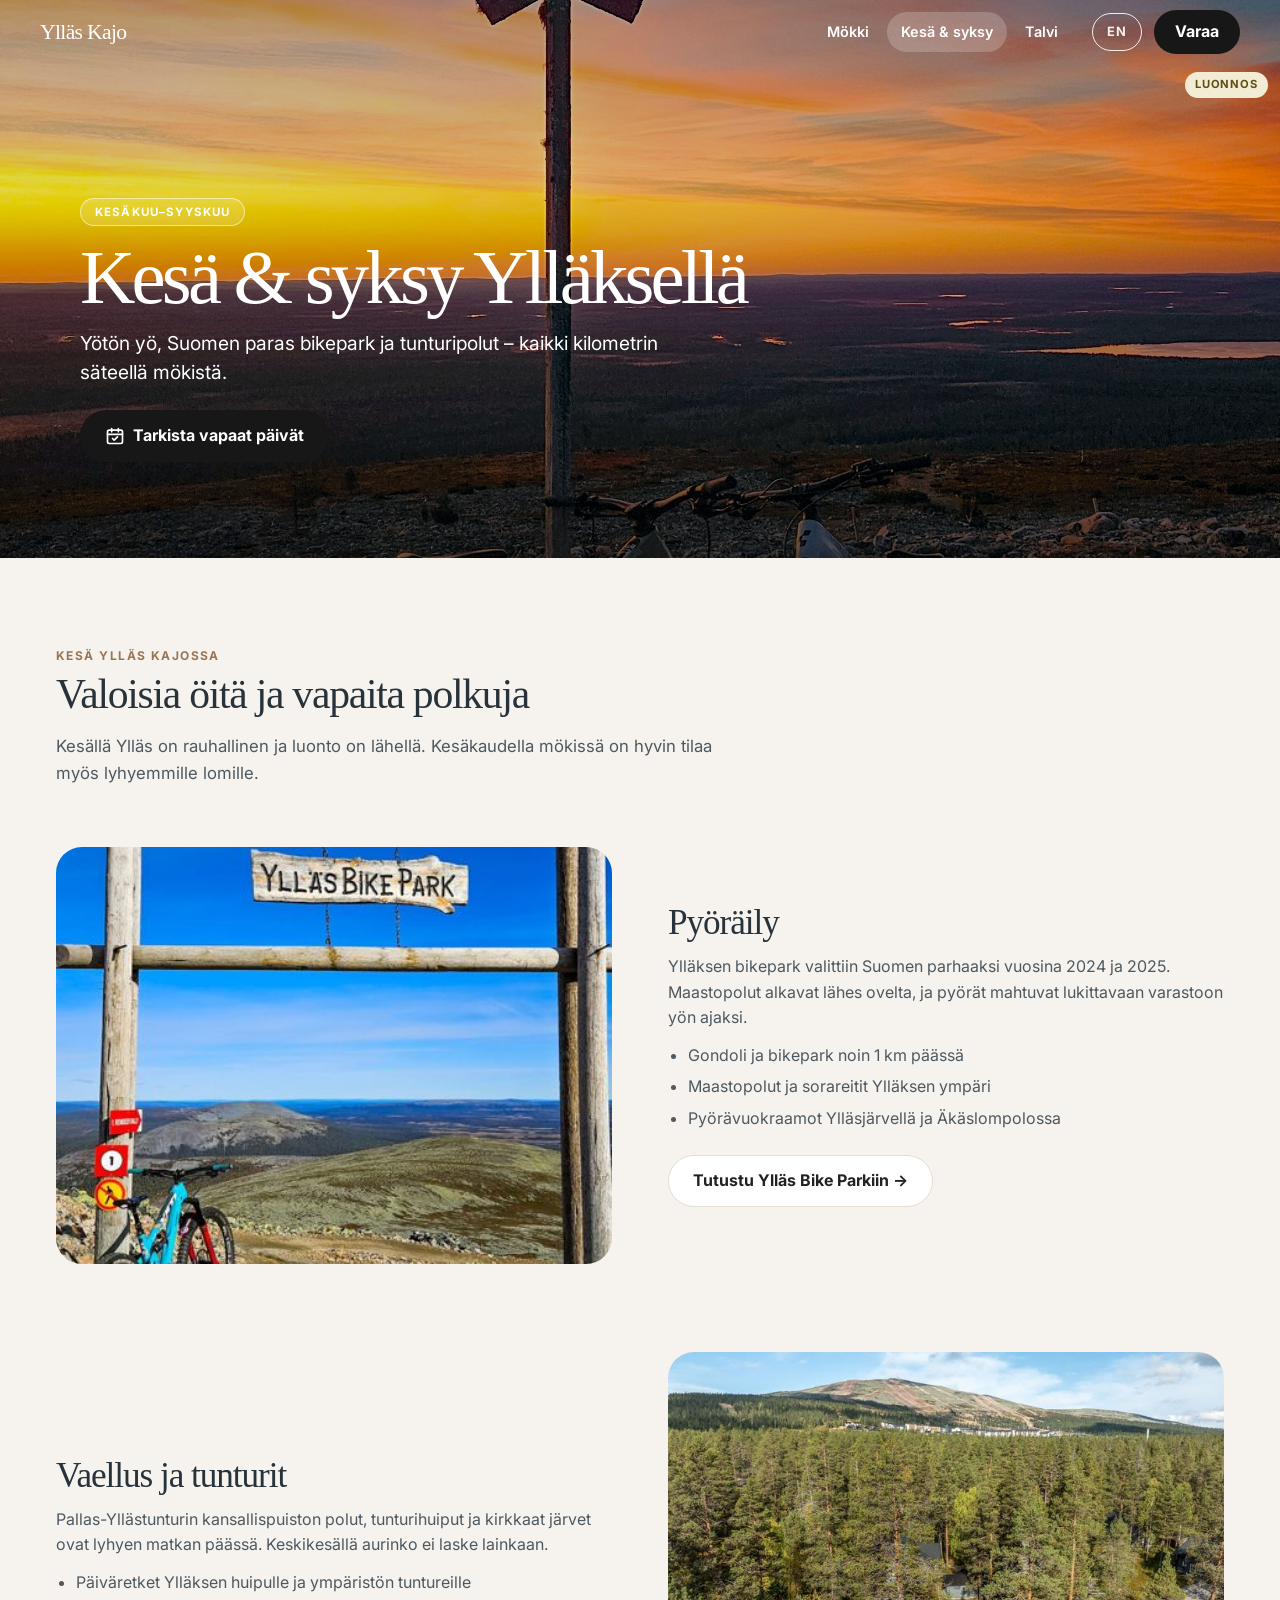
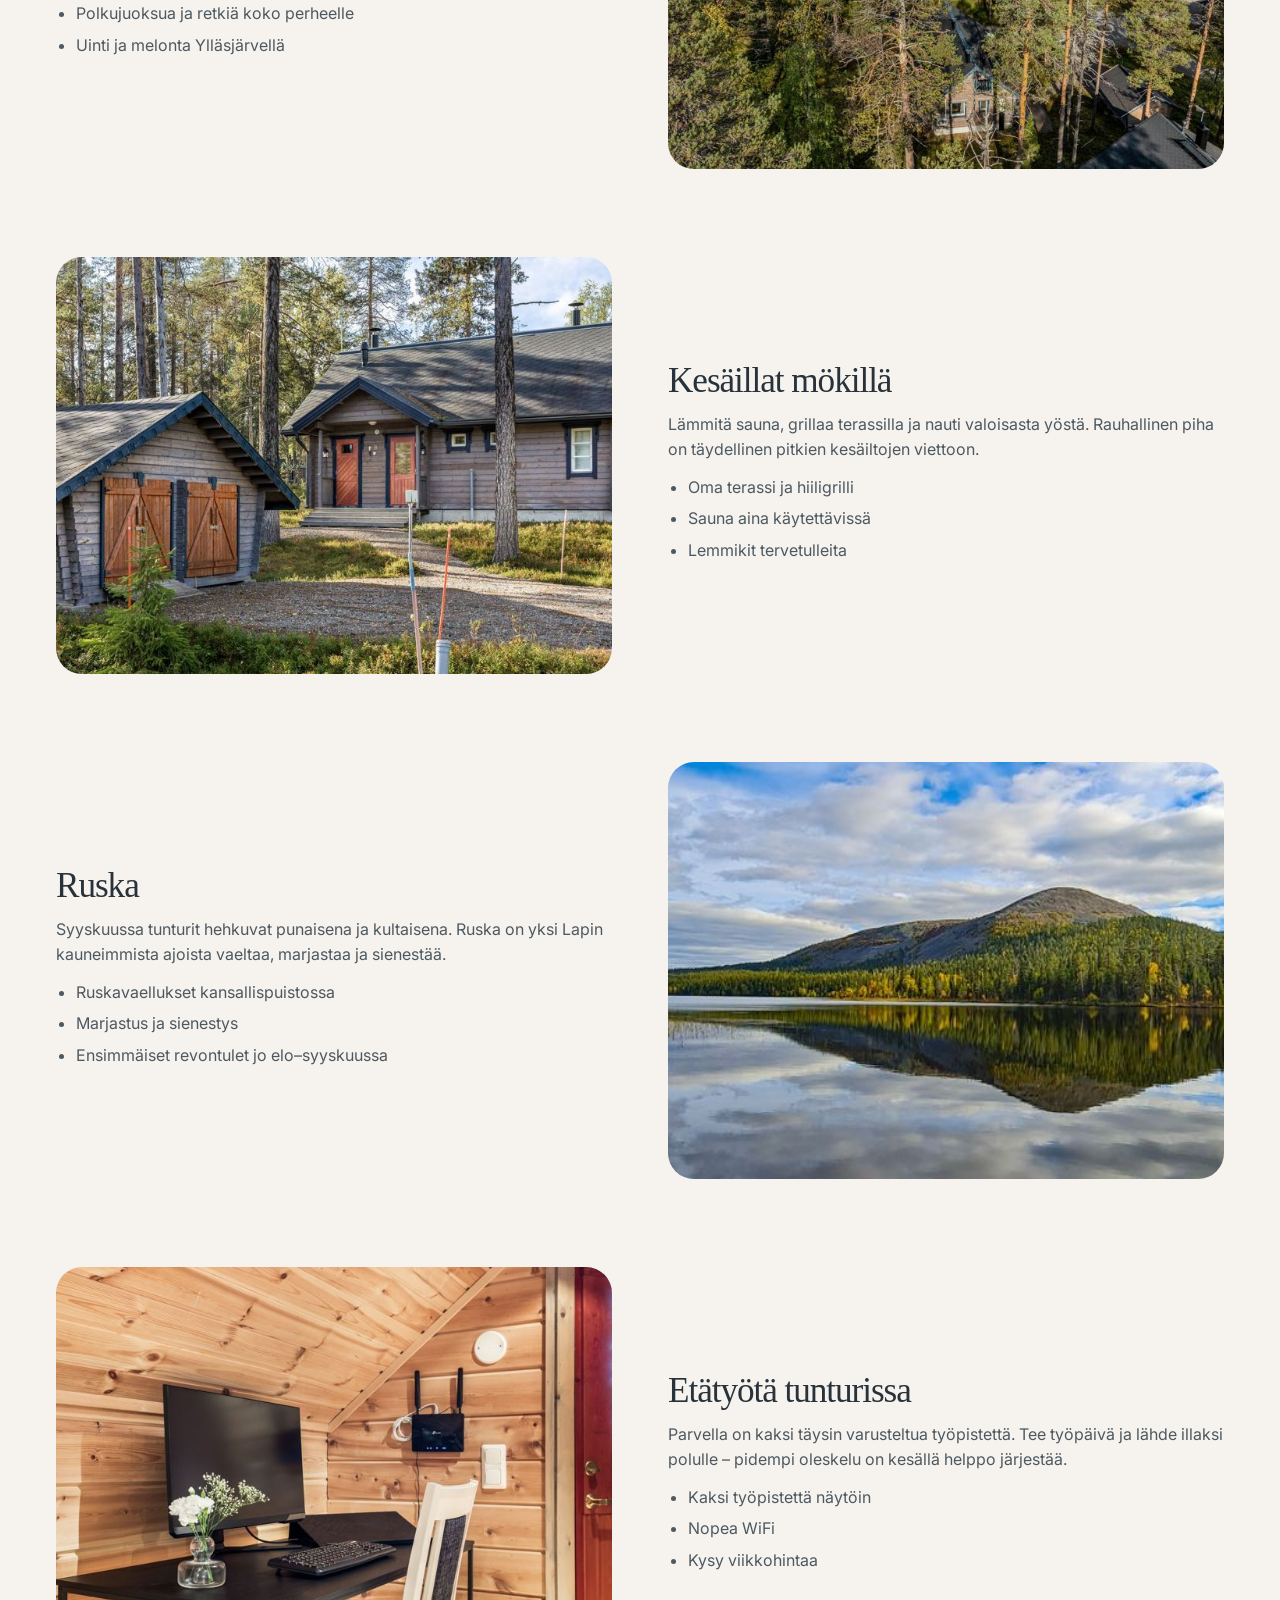
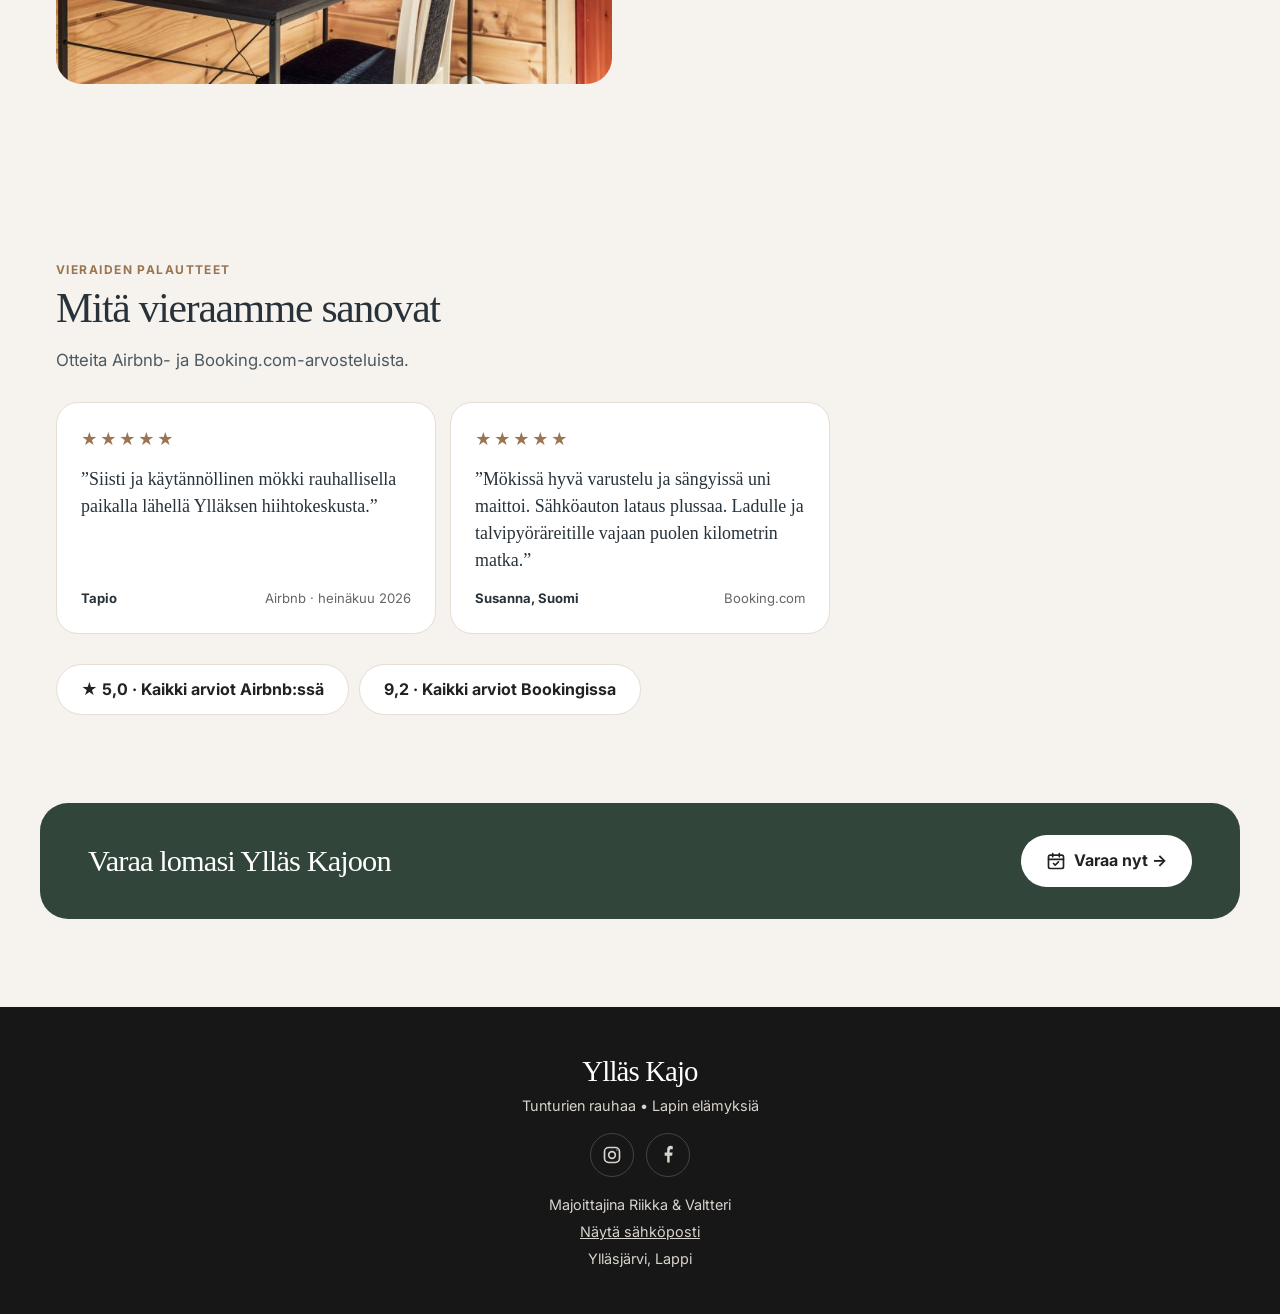
<file: kesa.html>
<!DOCTYPE html>
<html lang="fi">
<head>
<meta charset="UTF-8">
<meta name="viewport" content="width=device-width, initial-scale=1">
<title>Kesä ja ruska Ylläksellä | Ylläs Kajo</title>
<meta name="description" content="Kesäloma Ylläksellä: bikepark, vaellus, yötön yö ja ruska. Mökki 1 km gondolilta.">
<meta name="robots" content="noindex">
<link rel="canonical" href="https://venstedt.github.io/yllaskajo-site/kesa.html">
<link rel="alternate" hreflang="fi" href="https://venstedt.github.io/yllaskajo-site/kesa.html">
<link rel="alternate" hreflang="en" href="https://venstedt.github.io/yllaskajo-site/en/summer.html">
<link rel="alternate" hreflang="x-default" href="https://venstedt.github.io/yllaskajo-site/en/summer.html">
<meta property="og:type" content="website">
<meta property="og:title" content="Kesä ja ruska Ylläksellä | Ylläs Kajo">
<meta property="og:description" content="Kesäloma Ylläksellä: bikepark, vaellus, yötön yö ja ruska. Mökki 1 km gondolilta.">
<meta property="og:image" content="https://venstedt.github.io/yllaskajo-site/assets/img/og.jpg">
<meta property="og:locale" content="fi_FI">
<meta name="twitter:card" content="summary_large_image">
<meta name="theme-color" content="#f6f3ee">
<link rel="icon" href="assets/favicon.svg" type="image/svg+xml">
<link rel="apple-touch-icon" href="assets/apple-touch-icon.png">
<link rel="preconnect" href="https://fonts.googleapis.com">
<link rel="preconnect" href="https://fonts.gstatic.com" crossorigin>
<link rel="stylesheet" href="https://fonts.googleapis.com/css2?family=Inter:wght@400;500;600;700&display=swap">
<link rel="stylesheet" href="assets/site.css?v=533ac286">
<style>.hero{background-image:url('assets/img/bike_1.jpg')}@media (min-width:700px){.hero{background-image:url('assets/img/bike_1-hero.jpg')}}</style>

</head>
<body>
<a class="skip" href="#sisalto">Siirry sisältöön</a>
<div class="topbar">
    <a class="brand" href="index.html">Ylläs Kajo</a>
    <nav class="toplinks" aria-label="Päävalikko"><a href="mokki.html">Mökki</a><a href="kesa.html" aria-current="page">Kesä & syksy</a><a href="talvi.html">Talvi</a></nav>
    <a class="lang" href="en/summer.html" hreflang="en" lang="en" aria-label="In English">EN</a>
    <a class="btn btn-dark btn-book" href="varaa.html">Varaa</a>
</div>
<span class="draft-note">LUONNOS</span>
<header class="hero short">
    <div class="hero-inner">
        <span class="pill">Kesäkuu–syyskuu</span>
        <h1>Kesä &amp; syksy Ylläksellä</h1>
        <p class="hero-lead">Yötön yö, Suomen paras bikepark ja tunturipolut – kaikki kilometrin säteellä mökistä.</p>
        <div class="hero-actions"><a class="btn btn-dark" href="varaa.html"><svg class="icon" viewBox="0 0 24 24" aria-hidden="true"><rect x="3" y="5" width="18" height="16" rx="2"/><path d="M16 3v4M8 3v4M3 10h18"/><path d="m9 15 2 2 4-4"/></svg>Tarkista vapaat päivät</a></div>
    </div>
</header>
<main id="sisalto">
<section aria-labelledby="summer-title" style="padding-bottom:32px">
    <p class="eyebrow">Kesä Ylläs Kajossa</p>
    <h2 class="title" id="summer-title">Valoisia öitä ja vapaita polkuja</h2>
    <p class="lead">Kesällä Ylläs on rauhallinen ja luonto on lähellä. Kesäkaudella mökissä on hyvin tilaa myös lyhyemmille lomille.</p>
</section>
<section class="split">
    <img src="assets/img/bikepark-800.jpg" srcset="assets/img/bikepark-800.jpg 800w, assets/img/bikepark.jpg 1600w" sizes="(min-width: 860px) 50vw, 100vw" alt="Pyöräily" loading="lazy" decoding="async">
    <div><h2>Pyöräily</h2><p>Ylläksen bikepark valittiin Suomen parhaaksi vuosina 2024 ja 2025. Maastopolut alkavat lähes ovelta, ja pyörät mahtuvat lukittavaan varastoon yön ajaksi.</p><ul><li>Gondoli ja bikepark noin 1 km päässä</li><li>Maastopolut ja sorareitit Ylläksen ympäri</li><li>Pyörävuokraamot Ylläsjärvellä ja Äkäslompolossa</li></ul><a class="btn btn-line split-link" href="https://yllasbikepark.fi/" target="_blank" rel="noopener">Tutustu Ylläs Bike Parkiin →</a></div>
</section><section class="split flip">
    <img src="assets/img/yllas-kajo-11-800.jpg" srcset="assets/img/yllas-kajo-11-800.jpg 800w, assets/img/yllas-kajo-11.jpg 1600w" sizes="(min-width: 860px) 50vw, 100vw" alt="Vaellus ja tunturit" loading="lazy" decoding="async">
    <div><h2>Vaellus ja tunturit</h2><p>Pallas-Yllästunturin kansallispuiston polut, tunturihuiput ja kirkkaat järvet ovat lyhyen matkan päässä. Keskikesällä aurinko ei laske lainkaan.</p><ul><li>Päiväretket Ylläksen huipulle ja ympäristön tuntureille</li><li>Polkujuoksua ja retkiä koko perheelle</li><li>Uinti ja melonta Ylläsjärvellä</li></ul></div>
</section><section class="split">
    <img src="assets/img/yllas-kajo-1-800.jpg" srcset="assets/img/yllas-kajo-1-800.jpg 800w, assets/img/yllas-kajo-1.jpg 1600w" sizes="(min-width: 860px) 50vw, 100vw" alt="Kesäillat mökillä" loading="lazy" decoding="async">
    <div><h2>Kesäillat mökillä</h2><p>Lämmitä sauna, grillaa terassilla ja nauti valoisasta yöstä. Rauhallinen piha on täydellinen pitkien kesäiltojen viettoon.</p><ul><li>Oma terassi ja hiiligrilli</li><li>Sauna aina käytettävissä</li><li>Lemmikit tervetulleita</li></ul></div>
</section><section class="split flip">
    <img src="assets/img/tunturi_5-800.jpg" srcset="assets/img/tunturi_5-800.jpg 800w, assets/img/tunturi_5.jpg 1600w" sizes="(min-width: 860px) 50vw, 100vw" alt="Ruska" loading="lazy" decoding="async">
    <div><h2>Ruska</h2><p>Syyskuussa tunturit hehkuvat punaisena ja kultaisena. Ruska on yksi Lapin kauneimmista ajoista vaeltaa, marjastaa ja sienestää.</p><ul><li>Ruskavaellukset kansallispuistossa</li><li>Marjastus ja sienestys</li><li>Ensimmäiset revontulet jo elo–syyskuussa</li></ul></div>
</section><section class="split">
    <img src="assets/img/yllas-kajo-21-800.jpg" srcset="assets/img/yllas-kajo-21-800.jpg 800w, assets/img/yllas-kajo-21.jpg 1600w" sizes="(min-width: 860px) 50vw, 100vw" alt="Etätyötä tunturissa" loading="lazy" decoding="async">
    <div><h2>Etätyötä tunturissa</h2><p>Parvella on kaksi täysin varusteltua työpistettä. Tee työpäivä ja lähde illaksi polulle – pidempi oleskelu on kesällä helppo järjestää.</p><ul><li>Kaksi työpistettä näytöin</li><li>Nopea WiFi</li><li>Kysy viikkohintaa</li></ul></div>
</section>
<section id="palautteet" aria-labelledby="reviews-title">
    <p class="eyebrow">Vieraiden palautteet</p>
    <h2 class="title" id="reviews-title">Mitä vieraamme sanovat</h2>
    <p class="lead">Otteita Airbnb- ja Booking.com-arvosteluista.</p>
    <div class="reviews" tabindex="0">
        <article class="review">
    <div class="stars" aria-hidden="true">★★★★★</div>
    <blockquote>”Siisti ja käytännöllinen mökki rauhallisella paikalla lähellä Ylläksen hiihtokeskusta.”</blockquote>
    <footer><strong>Tapio</strong><span>Airbnb · heinäkuu 2026</span></footer>
</article><article class="review">
    <div class="stars" aria-hidden="true">★★★★★</div>
    <blockquote>”Mökissä hyvä varustelu ja sängyissä uni maittoi. Sähköauton lataus plussaa. Ladulle ja talvipyöräreitille vajaan puolen kilometrin matka.”</blockquote>
    <footer><strong>Susanna, Suomi</strong><span>Booking.com</span></footer>
</article>
    </div>
    <div class="review-sources">
        <a class="btn btn-line" href="https://www.airbnb.fi/rooms/1505850569308831000" target="_blank" rel="noopener">★ 5,0 · Kaikki arviot Airbnb:ssä</a>
        <a class="btn btn-line" href="https://www.booking.com/hotel/fi/yllas-kajo.fi.html" target="_blank" rel="noopener">9,2 · Kaikki arviot Bookingissa</a>
    </div>
</section>
<aside class="cta" aria-labelledby="cta-title">
    <h2 id="cta-title">Varaa lomasi Ylläs Kajoon</h2>
    <a class="btn" href="varaa.html"><svg class="icon" viewBox="0 0 24 24" aria-hidden="true"><rect x="3" y="5" width="18" height="16" rx="2"/><path d="M16 3v4M8 3v4M3 10h18"/><path d="m9 15 2 2 4-4"/></svg>Varaa nyt →</a>
</aside>
</main>
<footer class="site-footer">
    <h2>Ylläs Kajo</h2>
    <p>Tunturien rauhaa • Lapin elämyksiä</p>
    <div class="social">
        <a href="https://www.instagram.com/yllaskajo/" target="_blank" rel="noopener" aria-label="Instagram"><svg class="" viewBox="0 0 24 24" aria-hidden="true"><rect x="3" y="3" width="18" height="18" rx="5"/><circle cx="12" cy="12" r="4"/><circle cx="18" cy="6" r=".8" fill="currentColor" stroke="none"/></svg></a>
        <a href="https://www.facebook.com/profile.php?id=61579861190695" target="_blank" rel="noopener" aria-label="Facebook"><svg class="" viewBox="0 0 24 24" aria-hidden="true"><path d="M14 21v-8h3l.5-4H14V7c0-1.2.4-2 2-2h1.7V1.4A22 22 0 0 0 15.2 1C12.7 1 11 2.5 11 5.3V9H8v4h3v8z" fill="currentColor" stroke="none"/></svg></a>
    </div>
    <p>Majoittajina Riikka & Valtteri</p>
    <p><button type="button" class="email-link email-btn" data-subject="Varauskysely Ylläs Kajo" data-copied="Osoite kopioitu leikepöydälle"><span>Näytä sähköposti</span></button></p>
    <p>Ylläsjärvi, Lappi</p>
</footer>
<nav class="dock" aria-label="Sivut"><a href="index.html" class=""><svg class="" viewBox="0 0 24 24" aria-hidden="true"><path d="m3 10 9-7 9 7"/><path d="M5 9v12h14V9"/><path d="M9 21v-8h6v8"/></svg><span>Etusivu</span></a><a href="mokki.html" class=""><svg class="" viewBox="0 0 24 24" aria-hidden="true"><path d="M3 11 12 4l9 7"/><path d="M5 10v10h14V10"/><path d="M10 20v-5h4v5"/><path d="M16 6V3h2v5"/></svg><span>Mökki</span></a><a href="kesa.html" class="" aria-current="page"><svg class="" viewBox="0 0 24 24" aria-hidden="true"><circle cx="12" cy="12" r="4"/><path d="M12 2v2M12 20v2M4.9 4.9l1.4 1.4M17.7 17.7l1.4 1.4M2 12h2M20 12h2M4.9 19.1l1.4-1.4M17.7 6.3l1.4-1.4"/></svg><span>Kesä</span></a><a href="talvi.html" class=""><svg class="" viewBox="0 0 24 24" aria-hidden="true"><path d="M12 2v20M4 6l16 12M20 6 4 18"/><path d="m9 3 3 3 3-3M9 21l3-3 3 3"/></svg><span>Talvi</span></a><a href="varaa.html" class="dock-book"><svg class="" viewBox="0 0 24 24" aria-hidden="true"><rect x="3" y="5" width="18" height="16" rx="2"/><path d="M16 3v4M8 3v4M3 10h18"/><path d="m9 15 2 2 4-4"/></svg><span>Varaa</span></a></nav>
<script>
(() => {
    // Sähköposti: osoite kootaan vasta painalluksesta. 1. painallus näyttää ja kopioi, 2. avaa sähköpostiohjelman.
    const emailAddress = () => ['yllas', 'kajo'].join('') + String.fromCharCode(64) + ['gmail', 'com'].join('.');
    document.querySelectorAll('.email-btn').forEach(btn => {
        btn.addEventListener('click', () => {
            const addr = emailAddress();
            const a = document.createElement('a');
            a.className = btn.className.replace('email-btn', 'email-shown');
            a.href = 'mailto:' + addr + '?subject=' + encodeURIComponent(btn.dataset.subject || '');
            a.textContent = addr;
            const note = document.createElement('span');
            note.className = 'email-note';
            note.setAttribute('role', 'status');
            btn.replaceWith(a);
            a.after(note);
            a.focus();
            try {
                navigator.clipboard.writeText(addr).then(() => { note.textContent = btn.dataset.copied; }, () => {});
            } catch (e) {}
        });
    });
    // Vieritys: sivuston sisäinen linkki avaa sivun alusta, Takaisin/Eteenpäin (selain tai hiiri)
    // palauttaa kohdan, jossa oltiin. Toimii myös upotetussa esikatselussa, joka säilyttää vierityksen.
    const store = {
        get: k => { try { return sessionStorage.getItem(k); } catch (e) { return null; } },
        set: (k, v) => { try { sessionStorage.setItem(k, v); } catch (e) {} },
        del: k => { try { sessionStorage.removeItem(k); } catch (e) {} },
    };
    const here = location.pathname;
    const fromLink = store.get('yk-top') === here;
    store.del('yk-top');
    const saved = store.get('yk-scroll:' + here);
    const target = location.hash ? null : (fromLink ? 0 : (saved !== null ? +saved : null));
    if (target !== null) {
        let userMoved = false;
        ['wheel', 'touchstart', 'keydown', 'mousedown'].forEach(e =>
            window.addEventListener(e, () => { userMoved = true; }, { once: true, passive: true }));
        const go = () => { if (!userMoved) window.scrollTo({ top: target, left: 0, behavior: 'instant' }); };
        go();
        window.addEventListener('load', () => [0, 100, 300, 700].forEach(ms => setTimeout(go, ms)));
    }
    document.addEventListener('click', e => {
        const a = e.target.closest('a[href]');
        if (!a || a.target === '_blank' || a.origin !== location.origin || a.hash) return;
        store.set('yk-top', a.pathname);
    });
    let t;
    window.addEventListener('scroll', () => {
        clearTimeout(t);
        t = setTimeout(() => store.set('yk-scroll:' + here, String(Math.round(window.scrollY))), 150);
    }, { passive: true });
    const bar = document.querySelector('.topbar');
    const hero = document.querySelector('.hero');
    const onScroll = () => bar.classList.toggle('solid', !hero || window.scrollY > hero.offsetHeight - 80);
    onScroll();
    window.addEventListener('scroll', onScroll, { passive: true });
    // Kuvagalleria: kuva aukeaa sivun päälle. Selaus nuolilla, näppäimillä tai pyyhkäisemällä
    // (edellinen ja seuraava kuva kulkevat vieressä sormen mukana). Sulku ruksista, Escillä tai taustasta.
    const shots = [...document.querySelectorAll('.gallery a[href$=".jpg"]')];
    if (shots.length) {
        const fi = document.documentElement.lang === 'fi';
        const lb = document.createElement('div');
        lb.className = 'lightbox';
        lb.hidden = true;
        lb.setAttribute('role', 'dialog');
        lb.setAttribute('aria-modal', 'true');
        lb.setAttribute('aria-label', fi ? 'Kuvagalleria' : 'Photo gallery');
        const svg = d => `<svg viewBox="0 0 24 24" aria-hidden="true"><path d="${d}"/></svg>`;
        lb.innerHTML = `<div class="lb-stage"><div class="lb-track">
                <div class="lb-slide"><img alt="" draggable="false"></div>
                <div class="lb-slide"><img alt="" draggable="false"></div>
                <div class="lb-slide"><img alt="" draggable="false"></div>
            </div></div>
            <p class="lb-caption" aria-live="polite"></p>
            <button type="button" class="lb-btn lb-close" aria-label="${fi ? 'Sulje' : 'Close'}">${svg('M6 6l12 12M18 6 6 18')}</button>
            <button type="button" class="lb-btn lb-prev" aria-label="${fi ? 'Edellinen kuva' : 'Previous photo'}">${svg('m15 5-7 7 7 7')}</button>
            <button type="button" class="lb-btn lb-next" aria-label="${fi ? 'Seuraava kuva' : 'Next photo'}">${svg('m9 5 7 7-7 7')}</button>`;
        document.body.append(lb);
        const stage = lb.querySelector('.lb-stage'), track = lb.querySelector('.lb-track');
        const imgs = [...track.querySelectorAll('img')], cap = lb.querySelector('.lb-caption');
        const n = shots.length, wrap = i => (i + n) % n;
        let cur = 0, opener = null, busy = false;
        const fill = () => {
            [cur - 1, cur, cur + 1].forEach((i, k) => {
                const a = shots[wrap(i)];
                if (imgs[k].getAttribute('src') !== a.href) imgs[k].src = a.href;
                imgs[k].alt = k === 1 ? (a.querySelector('img')?.alt || '') : '';
            });
            cap.textContent = `${imgs[1].alt}  ·  ${cur + 1} / ${n}`;
        };
        const slide = (x, ms) => {
            track.style.transition = ms ? `transform ${ms}ms cubic-bezier(.2,.7,.3,1)` : 'none';
            track.style.transform = `translateX(calc(-100% + ${x}px))`;
        };
        const go = dir => {
            if (busy || !dir) return;
            busy = true;
            slide(-dir * stage.clientWidth, 260);
            setTimeout(() => {
                cur = wrap(cur + dir);
                fill();
                slide(0, 0);
                busy = false;
            }, 270);
        };
        const open = i => {
            opener = document.activeElement;
            cur = i;
            lb.hidden = false;
            fill();
            slide(0, 0);
            document.documentElement.classList.add('lb-open');
            lb.querySelector('.lb-close').focus();
        };
        const close = () => {
            lb.hidden = true;
            document.documentElement.classList.remove('lb-open');
            if (opener) opener.focus();
        };
        shots.forEach((a, i) => a.addEventListener('click', e => { e.preventDefault(); open(i); }));
        lb.querySelector('.lb-close').addEventListener('click', close);
        lb.querySelector('.lb-prev').addEventListener('click', () => go(-1));
        lb.querySelector('.lb-next').addEventListener('click', () => go(1));
        lb.addEventListener('click', e => { if (e.target === lb || e.target.classList.contains('lb-slide')) close(); });
        document.addEventListener('keydown', e => {
            if (lb.hidden) return;
            if (e.key === 'Escape') close();
            else if (e.key === 'ArrowLeft') go(-1);
            else if (e.key === 'ArrowRight') go(1);
            else if (e.key === 'Tab') {
                const f = [...lb.querySelectorAll('button')];
                const k = f.indexOf(document.activeElement);
                e.preventDefault();
                f[(k + (e.shiftKey ? -1 : 1) + f.length) % f.length].focus();
            }
        });
        let x0 = null, y0 = 0, dx = 0, horiz = null;
        stage.addEventListener('touchstart', e => {
            if (busy || e.touches.length > 1) return;
            x0 = e.touches[0].clientX; y0 = e.touches[0].clientY; dx = 0; horiz = null;
        }, { passive: true });
        stage.addEventListener('touchmove', e => {
            if (x0 === null) return;
            dx = e.touches[0].clientX - x0;
            const dy = e.touches[0].clientY - y0;
            if (horiz === null && Math.abs(dx) + Math.abs(dy) > 8) horiz = Math.abs(dx) > Math.abs(dy);
            if (horiz) { e.preventDefault(); slide(dx, 0); }
        }, { passive: false });
        const end = () => {
            if (x0 === null) return;
            x0 = null;
            if (!horiz) return;
            if (Math.abs(dx) > Math.min(70, stage.clientWidth * .18)) go(dx < 0 ? 1 : -1);
            else slide(0, 220);
        };
        stage.addEventListener('touchend', end);
        stage.addEventListener('touchcancel', end);
    }
    // Kausi: touko–syyskuussa nostetaan kesä, muuten talvi.
    const month = new Date().getMonth() + 1;
    const summer = month >= 5 && month <= 9;
    if (hero && hero.dataset.winter && !summer) hero.classList.add('winter');
    const seasons = document.getElementById('seasons');
    if (seasons && !summer) seasons.prepend(seasons.querySelector('[data-season="winter"]'));
})();
</script>
</body>
</html>
</file>
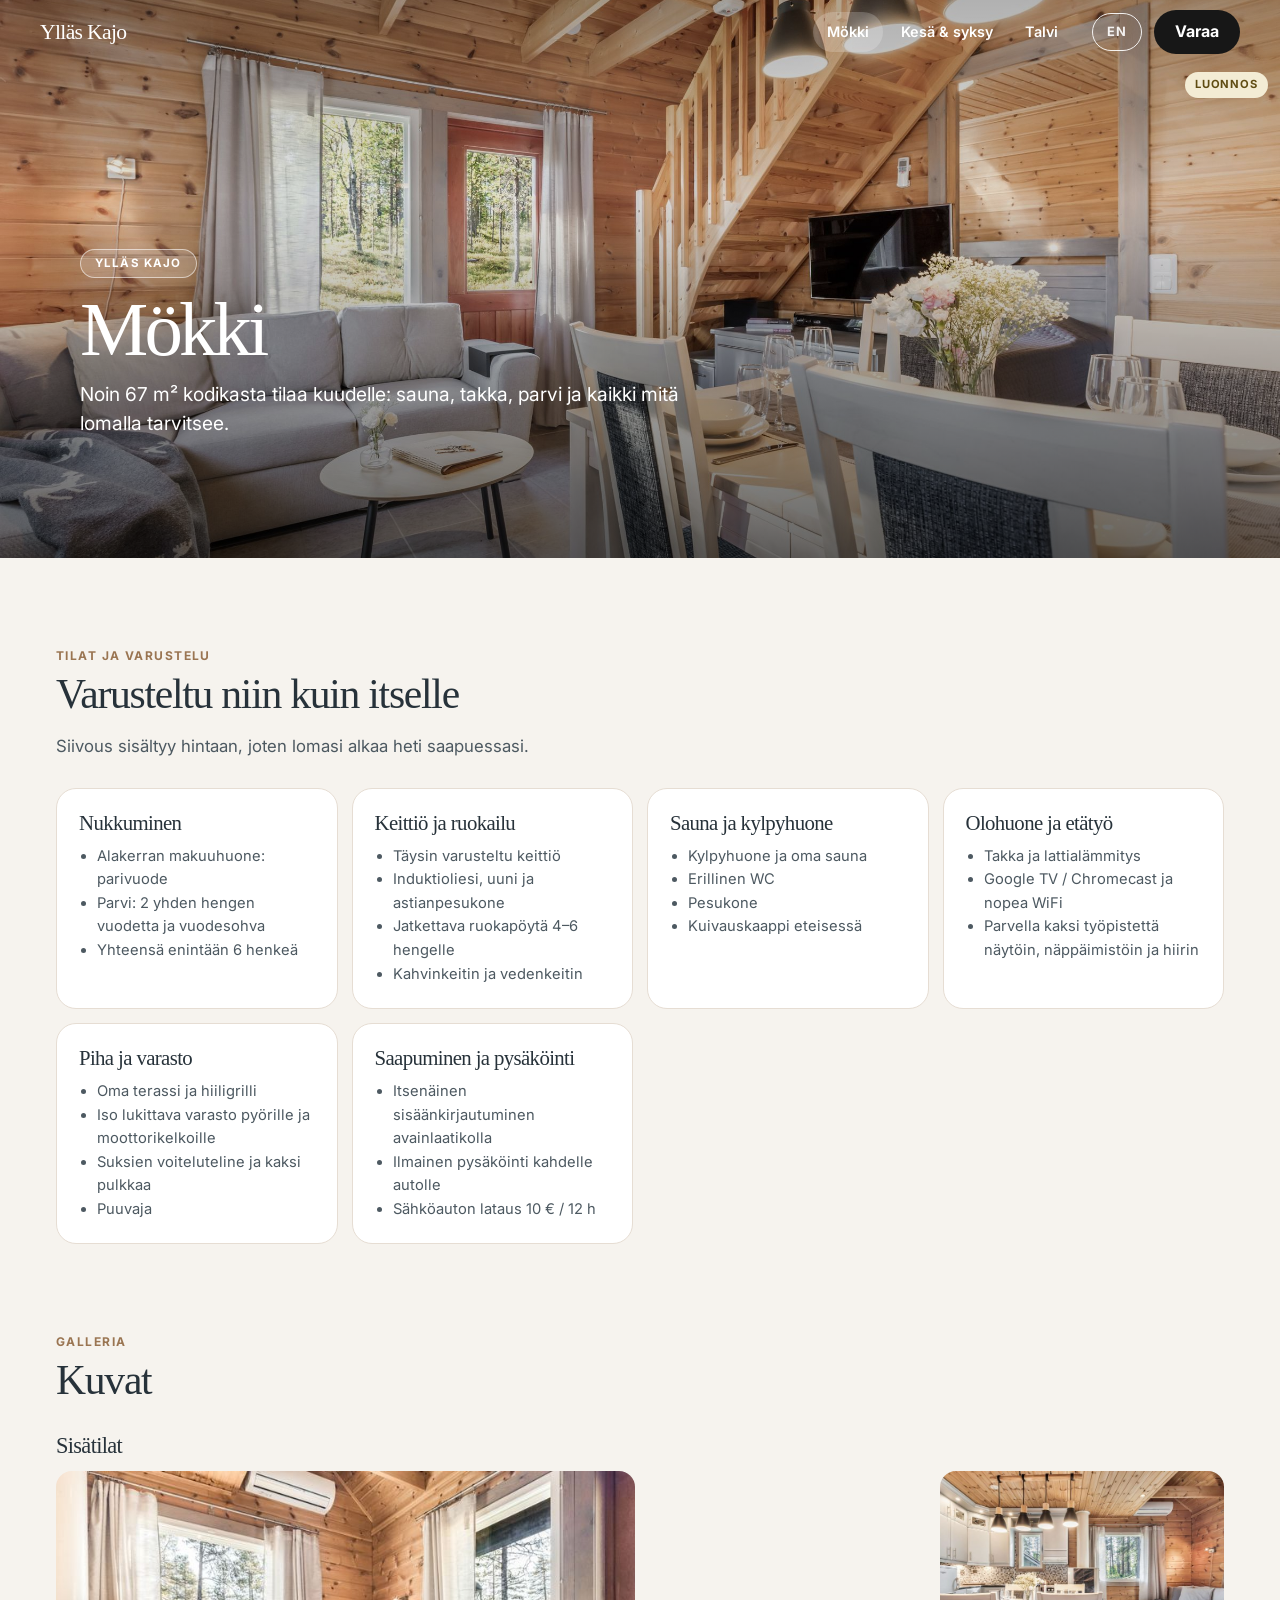
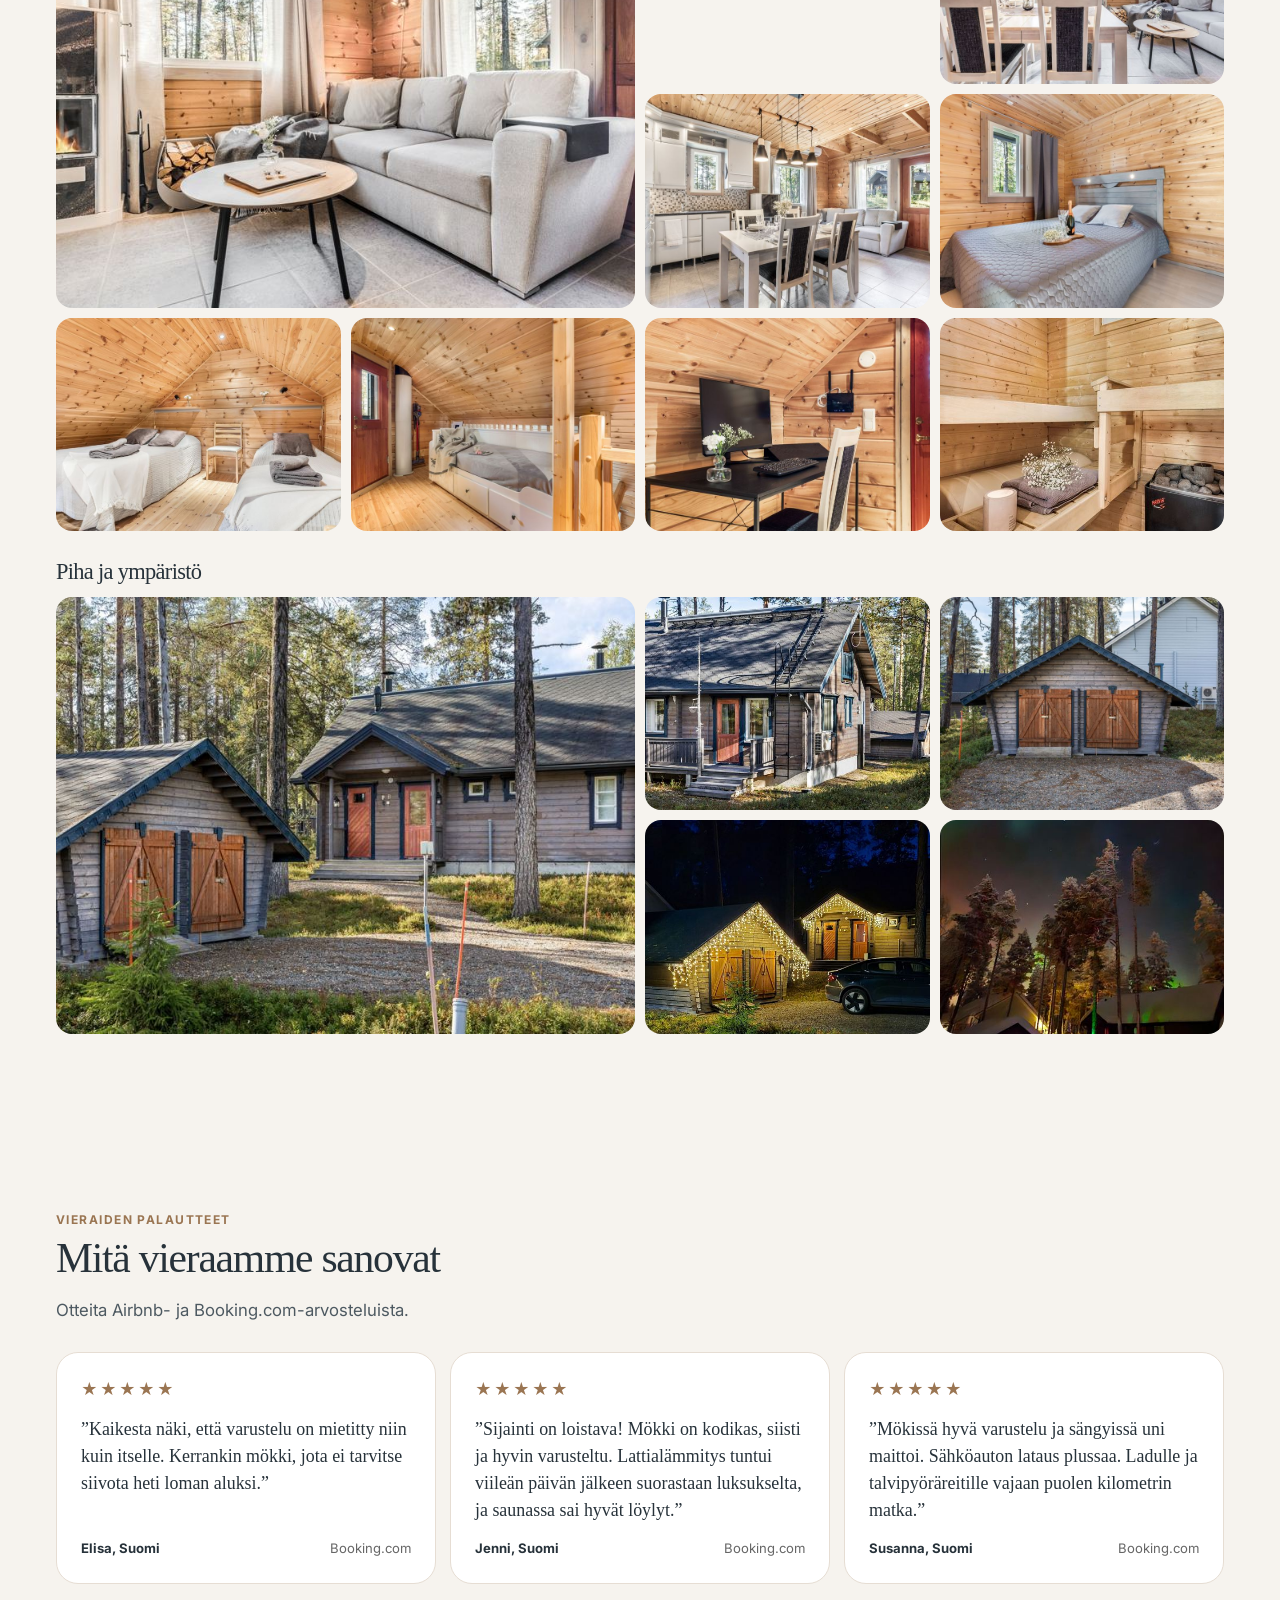
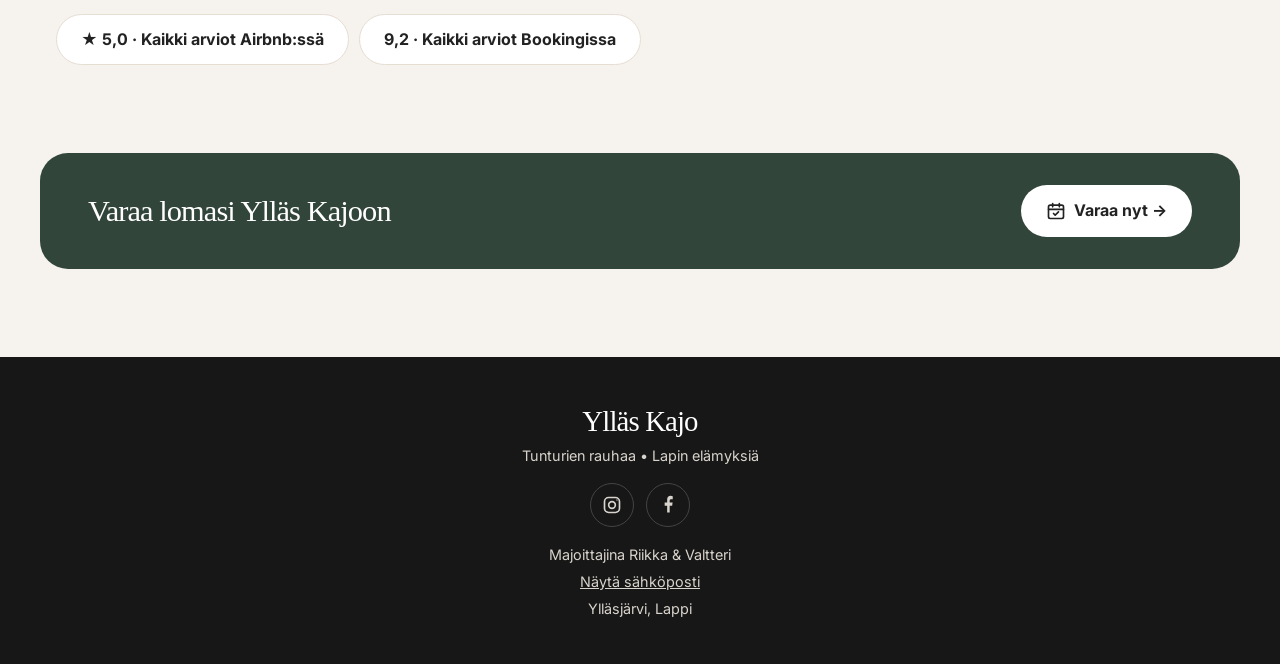
<file: mokki.html>
<!DOCTYPE html>
<html lang="fi">
<head>
<meta charset="UTF-8">
<meta name="viewport" content="width=device-width, initial-scale=1">
<title>Mökki ja varustelu | Ylläs Kajo</title>
<meta name="description" content="Tilat, varustelu ja kuvat: makuuhuone ja parvi kuudelle, sauna, takka, etätyöpisteet ja lukittava varasto.">
<meta name="robots" content="noindex">
<link rel="canonical" href="https://venstedt.github.io/yllaskajo-site/mokki.html">
<link rel="alternate" hreflang="fi" href="https://venstedt.github.io/yllaskajo-site/mokki.html">
<link rel="alternate" hreflang="en" href="https://venstedt.github.io/yllaskajo-site/en/cabin.html">
<link rel="alternate" hreflang="x-default" href="https://venstedt.github.io/yllaskajo-site/en/cabin.html">
<meta property="og:type" content="website">
<meta property="og:title" content="Mökki ja varustelu | Ylläs Kajo">
<meta property="og:description" content="Tilat, varustelu ja kuvat: makuuhuone ja parvi kuudelle, sauna, takka, etätyöpisteet ja lukittava varasto.">
<meta property="og:image" content="https://venstedt.github.io/yllaskajo-site/assets/img/og.jpg">
<meta property="og:locale" content="fi_FI">
<meta name="twitter:card" content="summary_large_image">
<meta name="theme-color" content="#f6f3ee">
<link rel="icon" href="assets/favicon.svg" type="image/svg+xml">
<link rel="apple-touch-icon" href="assets/apple-touch-icon.png">
<link rel="preconnect" href="https://fonts.googleapis.com">
<link rel="preconnect" href="https://fonts.gstatic.com" crossorigin>
<link rel="stylesheet" href="https://fonts.googleapis.com/css2?family=Inter:wght@400;500;600;700&display=swap">
<link rel="stylesheet" href="assets/site.css?v=533ac286">
<style>.hero{background-image:url('assets/img/yllas-kajo-35.jpg')}@media (min-width:700px){.hero{background-image:url('assets/img/yllas-kajo-35-hero.jpg')}}</style>

</head>
<body>
<a class="skip" href="#sisalto">Siirry sisältöön</a>
<div class="topbar">
    <a class="brand" href="index.html">Ylläs Kajo</a>
    <nav class="toplinks" aria-label="Päävalikko"><a href="mokki.html" aria-current="page">Mökki</a><a href="kesa.html">Kesä & syksy</a><a href="talvi.html">Talvi</a></nav>
    <a class="lang" href="en/cabin.html" hreflang="en" lang="en" aria-label="In English">EN</a>
    <a class="btn btn-dark btn-book" href="varaa.html">Varaa</a>
</div>
<span class="draft-note">LUONNOS</span>
<header class="hero short">
    <div class="hero-inner">
        <span class="pill">Ylläs Kajo</span>
        <h1>Mökki</h1>
        <p class="hero-lead">Noin 67 m² kodikasta tilaa kuudelle: sauna, takka, parvi ja kaikki mitä lomalla tarvitsee.</p>
        <div class="hero-actions"></div>
    </div>
</header>
<main id="sisalto">
<section aria-labelledby="spaces-title">
    <p class="eyebrow">Tilat ja varustelu</p>
    <h2 class="title" id="spaces-title">Varusteltu niin kuin itselle</h2>
    <p class="lead">Siivous sisältyy hintaan, joten lomasi alkaa heti saapuessasi.</p>
    <div class="facts"><div class="fact-card"><h3>Nukkuminen</h3><ul><li>Alakerran makuuhuone: parivuode</li><li>Parvi: 2 yhden hengen vuodetta ja vuodesohva</li><li>Yhteensä enintään 6 henkeä</li></ul></div><div class="fact-card"><h3>Keittiö ja ruokailu</h3><ul><li>Täysin varusteltu keittiö</li><li>Induktioliesi, uuni ja astianpesukone</li><li>Jatkettava ruokapöytä 4–6 hengelle</li><li>Kahvinkeitin ja vedenkeitin</li></ul></div><div class="fact-card"><h3>Sauna ja kylpyhuone</h3><ul><li>Kylpyhuone ja oma sauna</li><li>Erillinen WC</li><li>Pesukone</li><li>Kuivauskaappi eteisessä</li></ul></div><div class="fact-card"><h3>Olohuone ja etätyö</h3><ul><li>Takka ja lattialämmitys</li><li>Google TV / Chromecast ja nopea WiFi</li><li>Parvella kaksi työpistettä näytöin, näppäimistöin ja hiirin</li></ul></div><div class="fact-card"><h3>Piha ja varasto</h3><ul><li>Oma terassi ja hiiligrilli</li><li>Iso lukittava varasto pyörille ja moottorikelkoille</li><li>Suksien voiteluteline ja kaksi pulkkaa</li><li>Puuvaja</li></ul></div><div class="fact-card"><h3>Saapuminen ja pysäköinti</h3><ul><li>Itsenäinen sisäänkirjautuminen avainlaatikolla</li><li>Ilmainen pysäköinti kahdelle autolle</li><li>Sähköauton lataus 10 € / 12 h</li></ul></div></div>
</section>
<section id="galleria" aria-labelledby="gal-title" style="padding-top:0">
    <p class="eyebrow">Galleria</p>
    <h2 class="title" id="gal-title">Kuvat</h2>
    <h3 style="margin:28px 0 12px;font-size:1.4rem">Sisätilat</h3><div class="gallery"><a class="wide" href="assets/img/yllas-kajo-32.jpg"><img src="assets/img/yllas-kajo-32-800.jpg" srcset="assets/img/yllas-kajo-32-800.jpg 800w, assets/img/yllas-kajo-32.jpg 1600w" sizes="(min-width: 860px) 50vw, 100vw" alt="Olohuone ja takka" loading="lazy" decoding="async"></a><a class="" href="assets/img/yllas-kajo-35.jpg"><img src="assets/img/yllas-kajo-35-800.jpg" srcset="assets/img/yllas-kajo-35-800.jpg 800w, assets/img/yllas-kajo-35.jpg 1600w" sizes="(min-width: 860px) 50vw, 100vw" alt="Olohuone" loading="lazy" decoding="async"></a><a class="" href="assets/img/yllas-kajo-30.jpg"><img src="assets/img/yllas-kajo-30-800.jpg" srcset="assets/img/yllas-kajo-30-800.jpg 800w, assets/img/yllas-kajo-30.jpg 1600w" sizes="(min-width: 860px) 50vw, 100vw" alt="Keittiö" loading="lazy" decoding="async"></a><a class="" href="assets/img/yllas-kajo-33.jpg"><img src="assets/img/yllas-kajo-33-800.jpg" srcset="assets/img/yllas-kajo-33-800.jpg 800w, assets/img/yllas-kajo-33.jpg 1600w" sizes="(min-width: 860px) 50vw, 100vw" alt="Ruokapöytä" loading="lazy" decoding="async"></a><a class="" href="assets/img/yllas-kajo-6.jpg"><img src="assets/img/yllas-kajo-6-800.jpg" srcset="assets/img/yllas-kajo-6-800.jpg 800w, assets/img/yllas-kajo-6.jpg 1600w" sizes="(min-width: 860px) 50vw, 100vw" alt="Makuuhuone" loading="lazy" decoding="async"></a><a class="" href="assets/img/yllas-kajo-17.jpg"><img src="assets/img/yllas-kajo-17-800.jpg" srcset="assets/img/yllas-kajo-17-800.jpg 800w, assets/img/yllas-kajo-17.jpg 1600w" sizes="(min-width: 860px) 50vw, 100vw" alt="Parven vuoteet" loading="lazy" decoding="async"></a><a class="" href="assets/img/yllas-kajo-22.jpg"><img src="assets/img/yllas-kajo-22-800.jpg" srcset="assets/img/yllas-kajo-22-800.jpg 800w, assets/img/yllas-kajo-22.jpg 1600w" sizes="(min-width: 860px) 50vw, 100vw" alt="Vuodesohva parvella" loading="lazy" decoding="async"></a><a class="" href="assets/img/yllas-kajo-21.jpg"><img src="assets/img/yllas-kajo-21-800.jpg" srcset="assets/img/yllas-kajo-21-800.jpg 800w, assets/img/yllas-kajo-21.jpg 1600w" sizes="(min-width: 860px) 50vw, 100vw" alt="Etätyöpiste" loading="lazy" decoding="async"></a><a class="" href="assets/img/yllas-kajo-8.jpg"><img src="assets/img/yllas-kajo-8-800.jpg" srcset="assets/img/yllas-kajo-8-800.jpg 800w, assets/img/yllas-kajo-8.jpg 1600w" sizes="(min-width: 860px) 50vw, 100vw" alt="Sauna" loading="lazy" decoding="async"></a></div><h3 style="margin:28px 0 12px;font-size:1.4rem">Piha ja ympäristö</h3><div class="gallery"><a class="wide" href="assets/img/yllas-kajo-1.jpg"><img src="assets/img/yllas-kajo-1-800.jpg" srcset="assets/img/yllas-kajo-1-800.jpg 800w, assets/img/yllas-kajo-1.jpg 1600w" sizes="(min-width: 860px) 50vw, 100vw" alt="Ylläs Kajo ja varasto kesällä" loading="lazy" decoding="async"></a><a class="" href="assets/img/yllas-kajo-5.jpg"><img src="assets/img/yllas-kajo-5-800.jpg" srcset="assets/img/yllas-kajo-5-800.jpg 800w, assets/img/yllas-kajo-5.jpg 1600w" sizes="(min-width: 860px) 50vw, 100vw" alt="Talo kesällä" loading="lazy" decoding="async"></a><a class="" href="assets/img/yllas-kajo-2.jpg"><img src="assets/img/yllas-kajo-2-800.jpg" srcset="assets/img/yllas-kajo-2-800.jpg 800w, assets/img/yllas-kajo-2.jpg 1600w" sizes="(min-width: 860px) 50vw, 100vw" alt="Lukittava varasto" loading="lazy" decoding="async"></a><a class="" href="assets/img/kajo_valot.jpg"><img src="assets/img/kajo_valot-800.jpg" srcset="assets/img/kajo_valot-800.jpg 800w, assets/img/kajo_valot.jpg 1600w" sizes="(min-width: 860px) 50vw, 100vw" alt="Syysilta" loading="lazy" decoding="async"></a><a class="" href="assets/img/revot_3.jpg"><img src="assets/img/revot_3-800.jpg" srcset="assets/img/revot_3-800.jpg 800w, assets/img/revot_3.jpg 1600w" sizes="(min-width: 860px) 50vw, 100vw" alt="Revontulet mökin yllä" loading="lazy" decoding="async"></a></div>
</section>
<section id="palautteet" aria-labelledby="reviews-title">
    <p class="eyebrow">Vieraiden palautteet</p>
    <h2 class="title" id="reviews-title">Mitä vieraamme sanovat</h2>
    <p class="lead">Otteita Airbnb- ja Booking.com-arvosteluista.</p>
    <div class="reviews" tabindex="0">
        <article class="review">
    <div class="stars" aria-hidden="true">★★★★★</div>
    <blockquote>”Kaikesta näki, että varustelu on mietitty niin kuin itselle. Kerrankin mökki, jota ei tarvitse siivota heti loman aluksi.”</blockquote>
    <footer><strong>Elisa, Suomi</strong><span>Booking.com</span></footer>
</article><article class="review">
    <div class="stars" aria-hidden="true">★★★★★</div>
    <blockquote>”Sijainti on loistava! Mökki on kodikas, siisti ja hyvin varusteltu. Lattialämmitys tuntui viileän päivän jälkeen suorastaan luksukselta, ja saunassa sai hyvät löylyt.”</blockquote>
    <footer><strong>Jenni, Suomi</strong><span>Booking.com</span></footer>
</article><article class="review">
    <div class="stars" aria-hidden="true">★★★★★</div>
    <blockquote>”Mökissä hyvä varustelu ja sängyissä uni maittoi. Sähköauton lataus plussaa. Ladulle ja talvipyöräreitille vajaan puolen kilometrin matka.”</blockquote>
    <footer><strong>Susanna, Suomi</strong><span>Booking.com</span></footer>
</article>
    </div>
    <div class="review-sources">
        <a class="btn btn-line" href="https://www.airbnb.fi/rooms/1505850569308831000" target="_blank" rel="noopener">★ 5,0 · Kaikki arviot Airbnb:ssä</a>
        <a class="btn btn-line" href="https://www.booking.com/hotel/fi/yllas-kajo.fi.html" target="_blank" rel="noopener">9,2 · Kaikki arviot Bookingissa</a>
    </div>
</section>
<aside class="cta" aria-labelledby="cta-title">
    <h2 id="cta-title">Varaa lomasi Ylläs Kajoon</h2>
    <a class="btn" href="varaa.html"><svg class="icon" viewBox="0 0 24 24" aria-hidden="true"><rect x="3" y="5" width="18" height="16" rx="2"/><path d="M16 3v4M8 3v4M3 10h18"/><path d="m9 15 2 2 4-4"/></svg>Varaa nyt →</a>
</aside>
</main>
<footer class="site-footer">
    <h2>Ylläs Kajo</h2>
    <p>Tunturien rauhaa • Lapin elämyksiä</p>
    <div class="social">
        <a href="https://www.instagram.com/yllaskajo/" target="_blank" rel="noopener" aria-label="Instagram"><svg class="" viewBox="0 0 24 24" aria-hidden="true"><rect x="3" y="3" width="18" height="18" rx="5"/><circle cx="12" cy="12" r="4"/><circle cx="18" cy="6" r=".8" fill="currentColor" stroke="none"/></svg></a>
        <a href="https://www.facebook.com/profile.php?id=61579861190695" target="_blank" rel="noopener" aria-label="Facebook"><svg class="" viewBox="0 0 24 24" aria-hidden="true"><path d="M14 21v-8h3l.5-4H14V7c0-1.2.4-2 2-2h1.7V1.4A22 22 0 0 0 15.2 1C12.7 1 11 2.5 11 5.3V9H8v4h3v8z" fill="currentColor" stroke="none"/></svg></a>
    </div>
    <p>Majoittajina Riikka & Valtteri</p>
    <p><button type="button" class="email-link email-btn" data-subject="Varauskysely Ylläs Kajo" data-copied="Osoite kopioitu leikepöydälle"><span>Näytä sähköposti</span></button></p>
    <p>Ylläsjärvi, Lappi</p>
</footer>
<nav class="dock" aria-label="Sivut"><a href="index.html" class=""><svg class="" viewBox="0 0 24 24" aria-hidden="true"><path d="m3 10 9-7 9 7"/><path d="M5 9v12h14V9"/><path d="M9 21v-8h6v8"/></svg><span>Etusivu</span></a><a href="mokki.html" class="" aria-current="page"><svg class="" viewBox="0 0 24 24" aria-hidden="true"><path d="M3 11 12 4l9 7"/><path d="M5 10v10h14V10"/><path d="M10 20v-5h4v5"/><path d="M16 6V3h2v5"/></svg><span>Mökki</span></a><a href="kesa.html" class=""><svg class="" viewBox="0 0 24 24" aria-hidden="true"><circle cx="12" cy="12" r="4"/><path d="M12 2v2M12 20v2M4.9 4.9l1.4 1.4M17.7 17.7l1.4 1.4M2 12h2M20 12h2M4.9 19.1l1.4-1.4M17.7 6.3l1.4-1.4"/></svg><span>Kesä</span></a><a href="talvi.html" class=""><svg class="" viewBox="0 0 24 24" aria-hidden="true"><path d="M12 2v20M4 6l16 12M20 6 4 18"/><path d="m9 3 3 3 3-3M9 21l3-3 3 3"/></svg><span>Talvi</span></a><a href="varaa.html" class="dock-book"><svg class="" viewBox="0 0 24 24" aria-hidden="true"><rect x="3" y="5" width="18" height="16" rx="2"/><path d="M16 3v4M8 3v4M3 10h18"/><path d="m9 15 2 2 4-4"/></svg><span>Varaa</span></a></nav>
<script>
(() => {
    // Sähköposti: osoite kootaan vasta painalluksesta. 1. painallus näyttää ja kopioi, 2. avaa sähköpostiohjelman.
    const emailAddress = () => ['yllas', 'kajo'].join('') + String.fromCharCode(64) + ['gmail', 'com'].join('.');
    document.querySelectorAll('.email-btn').forEach(btn => {
        btn.addEventListener('click', () => {
            const addr = emailAddress();
            const a = document.createElement('a');
            a.className = btn.className.replace('email-btn', 'email-shown');
            a.href = 'mailto:' + addr + '?subject=' + encodeURIComponent(btn.dataset.subject || '');
            a.textContent = addr;
            const note = document.createElement('span');
            note.className = 'email-note';
            note.setAttribute('role', 'status');
            btn.replaceWith(a);
            a.after(note);
            a.focus();
            try {
                navigator.clipboard.writeText(addr).then(() => { note.textContent = btn.dataset.copied; }, () => {});
            } catch (e) {}
        });
    });
    // Vieritys: sivuston sisäinen linkki avaa sivun alusta, Takaisin/Eteenpäin (selain tai hiiri)
    // palauttaa kohdan, jossa oltiin. Toimii myös upotetussa esikatselussa, joka säilyttää vierityksen.
    const store = {
        get: k => { try { return sessionStorage.getItem(k); } catch (e) { return null; } },
        set: (k, v) => { try { sessionStorage.setItem(k, v); } catch (e) {} },
        del: k => { try { sessionStorage.removeItem(k); } catch (e) {} },
    };
    const here = location.pathname;
    const fromLink = store.get('yk-top') === here;
    store.del('yk-top');
    const saved = store.get('yk-scroll:' + here);
    const target = location.hash ? null : (fromLink ? 0 : (saved !== null ? +saved : null));
    if (target !== null) {
        let userMoved = false;
        ['wheel', 'touchstart', 'keydown', 'mousedown'].forEach(e =>
            window.addEventListener(e, () => { userMoved = true; }, { once: true, passive: true }));
        const go = () => { if (!userMoved) window.scrollTo({ top: target, left: 0, behavior: 'instant' }); };
        go();
        window.addEventListener('load', () => [0, 100, 300, 700].forEach(ms => setTimeout(go, ms)));
    }
    document.addEventListener('click', e => {
        const a = e.target.closest('a[href]');
        if (!a || a.target === '_blank' || a.origin !== location.origin || a.hash) return;
        store.set('yk-top', a.pathname);
    });
    let t;
    window.addEventListener('scroll', () => {
        clearTimeout(t);
        t = setTimeout(() => store.set('yk-scroll:' + here, String(Math.round(window.scrollY))), 150);
    }, { passive: true });
    const bar = document.querySelector('.topbar');
    const hero = document.querySelector('.hero');
    const onScroll = () => bar.classList.toggle('solid', !hero || window.scrollY > hero.offsetHeight - 80);
    onScroll();
    window.addEventListener('scroll', onScroll, { passive: true });
    // Kuvagalleria: kuva aukeaa sivun päälle. Selaus nuolilla, näppäimillä tai pyyhkäisemällä
    // (edellinen ja seuraava kuva kulkevat vieressä sormen mukana). Sulku ruksista, Escillä tai taustasta.
    const shots = [...document.querySelectorAll('.gallery a[href$=".jpg"]')];
    if (shots.length) {
        const fi = document.documentElement.lang === 'fi';
        const lb = document.createElement('div');
        lb.className = 'lightbox';
        lb.hidden = true;
        lb.setAttribute('role', 'dialog');
        lb.setAttribute('aria-modal', 'true');
        lb.setAttribute('aria-label', fi ? 'Kuvagalleria' : 'Photo gallery');
        const svg = d => `<svg viewBox="0 0 24 24" aria-hidden="true"><path d="${d}"/></svg>`;
        lb.innerHTML = `<div class="lb-stage"><div class="lb-track">
                <div class="lb-slide"><img alt="" draggable="false"></div>
                <div class="lb-slide"><img alt="" draggable="false"></div>
                <div class="lb-slide"><img alt="" draggable="false"></div>
            </div></div>
            <p class="lb-caption" aria-live="polite"></p>
            <button type="button" class="lb-btn lb-close" aria-label="${fi ? 'Sulje' : 'Close'}">${svg('M6 6l12 12M18 6 6 18')}</button>
            <button type="button" class="lb-btn lb-prev" aria-label="${fi ? 'Edellinen kuva' : 'Previous photo'}">${svg('m15 5-7 7 7 7')}</button>
            <button type="button" class="lb-btn lb-next" aria-label="${fi ? 'Seuraava kuva' : 'Next photo'}">${svg('m9 5 7 7-7 7')}</button>`;
        document.body.append(lb);
        const stage = lb.querySelector('.lb-stage'), track = lb.querySelector('.lb-track');
        const imgs = [...track.querySelectorAll('img')], cap = lb.querySelector('.lb-caption');
        const n = shots.length, wrap = i => (i + n) % n;
        let cur = 0, opener = null, busy = false;
        const fill = () => {
            [cur - 1, cur, cur + 1].forEach((i, k) => {
                const a = shots[wrap(i)];
                if (imgs[k].getAttribute('src') !== a.href) imgs[k].src = a.href;
                imgs[k].alt = k === 1 ? (a.querySelector('img')?.alt || '') : '';
            });
            cap.textContent = `${imgs[1].alt}  ·  ${cur + 1} / ${n}`;
        };
        const slide = (x, ms) => {
            track.style.transition = ms ? `transform ${ms}ms cubic-bezier(.2,.7,.3,1)` : 'none';
            track.style.transform = `translateX(calc(-100% + ${x}px))`;
        };
        const go = dir => {
            if (busy || !dir) return;
            busy = true;
            slide(-dir * stage.clientWidth, 260);
            setTimeout(() => {
                cur = wrap(cur + dir);
                fill();
                slide(0, 0);
                busy = false;
            }, 270);
        };
        const open = i => {
            opener = document.activeElement;
            cur = i;
            lb.hidden = false;
            fill();
            slide(0, 0);
            document.documentElement.classList.add('lb-open');
            lb.querySelector('.lb-close').focus();
        };
        const close = () => {
            lb.hidden = true;
            document.documentElement.classList.remove('lb-open');
            if (opener) opener.focus();
        };
        shots.forEach((a, i) => a.addEventListener('click', e => { e.preventDefault(); open(i); }));
        lb.querySelector('.lb-close').addEventListener('click', close);
        lb.querySelector('.lb-prev').addEventListener('click', () => go(-1));
        lb.querySelector('.lb-next').addEventListener('click', () => go(1));
        lb.addEventListener('click', e => { if (e.target === lb || e.target.classList.contains('lb-slide')) close(); });
        document.addEventListener('keydown', e => {
            if (lb.hidden) return;
            if (e.key === 'Escape') close();
            else if (e.key === 'ArrowLeft') go(-1);
            else if (e.key === 'ArrowRight') go(1);
            else if (e.key === 'Tab') {
                const f = [...lb.querySelectorAll('button')];
                const k = f.indexOf(document.activeElement);
                e.preventDefault();
                f[(k + (e.shiftKey ? -1 : 1) + f.length) % f.length].focus();
            }
        });
        let x0 = null, y0 = 0, dx = 0, horiz = null;
        stage.addEventListener('touchstart', e => {
            if (busy || e.touches.length > 1) return;
            x0 = e.touches[0].clientX; y0 = e.touches[0].clientY; dx = 0; horiz = null;
        }, { passive: true });
        stage.addEventListener('touchmove', e => {
            if (x0 === null) return;
            dx = e.touches[0].clientX - x0;
            const dy = e.touches[0].clientY - y0;
            if (horiz === null && Math.abs(dx) + Math.abs(dy) > 8) horiz = Math.abs(dx) > Math.abs(dy);
            if (horiz) { e.preventDefault(); slide(dx, 0); }
        }, { passive: false });
        const end = () => {
            if (x0 === null) return;
            x0 = null;
            if (!horiz) return;
            if (Math.abs(dx) > Math.min(70, stage.clientWidth * .18)) go(dx < 0 ? 1 : -1);
            else slide(0, 220);
        };
        stage.addEventListener('touchend', end);
        stage.addEventListener('touchcancel', end);
    }
    // Kausi: touko–syyskuussa nostetaan kesä, muuten talvi.
    const month = new Date().getMonth() + 1;
    const summer = month >= 5 && month <= 9;
    if (hero && hero.dataset.winter && !summer) hero.classList.add('winter');
    const seasons = document.getElementById('seasons');
    if (seasons && !summer) seasons.prepend(seasons.querySelector('[data-season="winter"]'));
})();
</script>
</body>
</html>
</file>
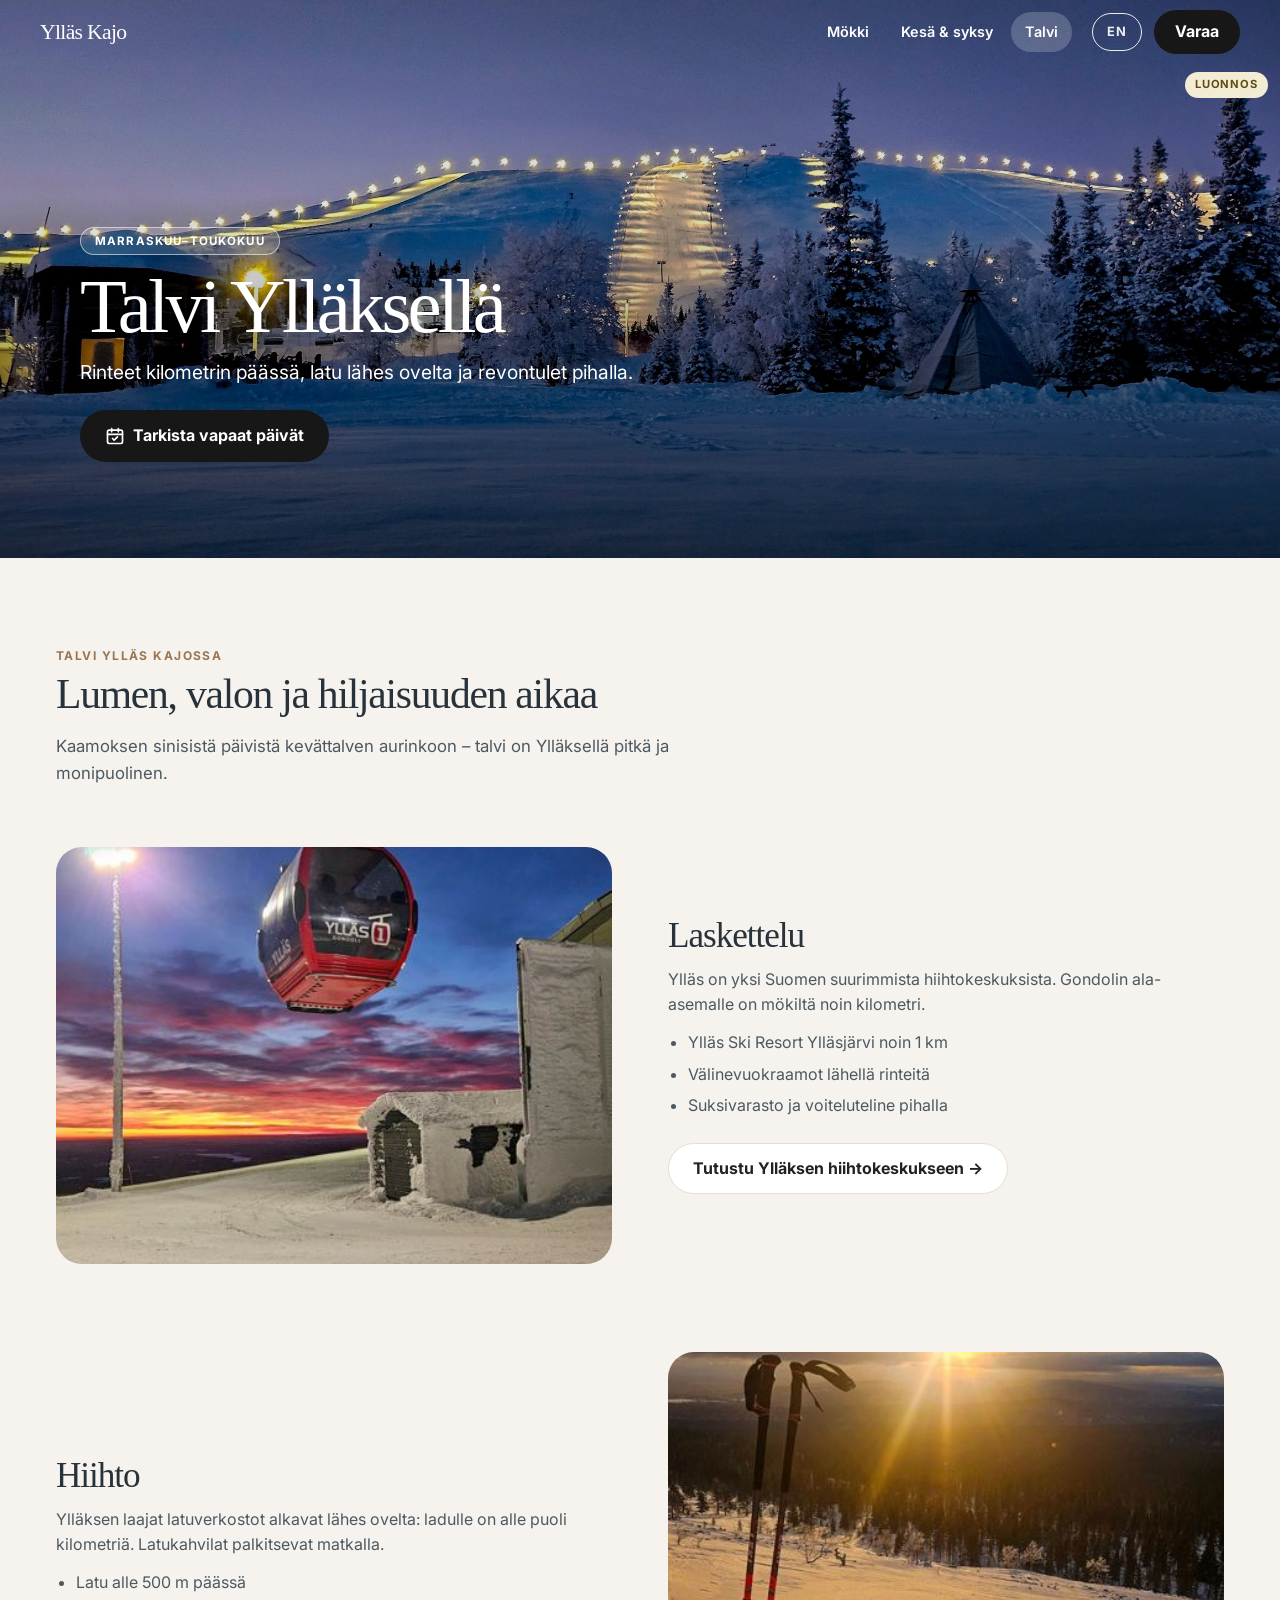
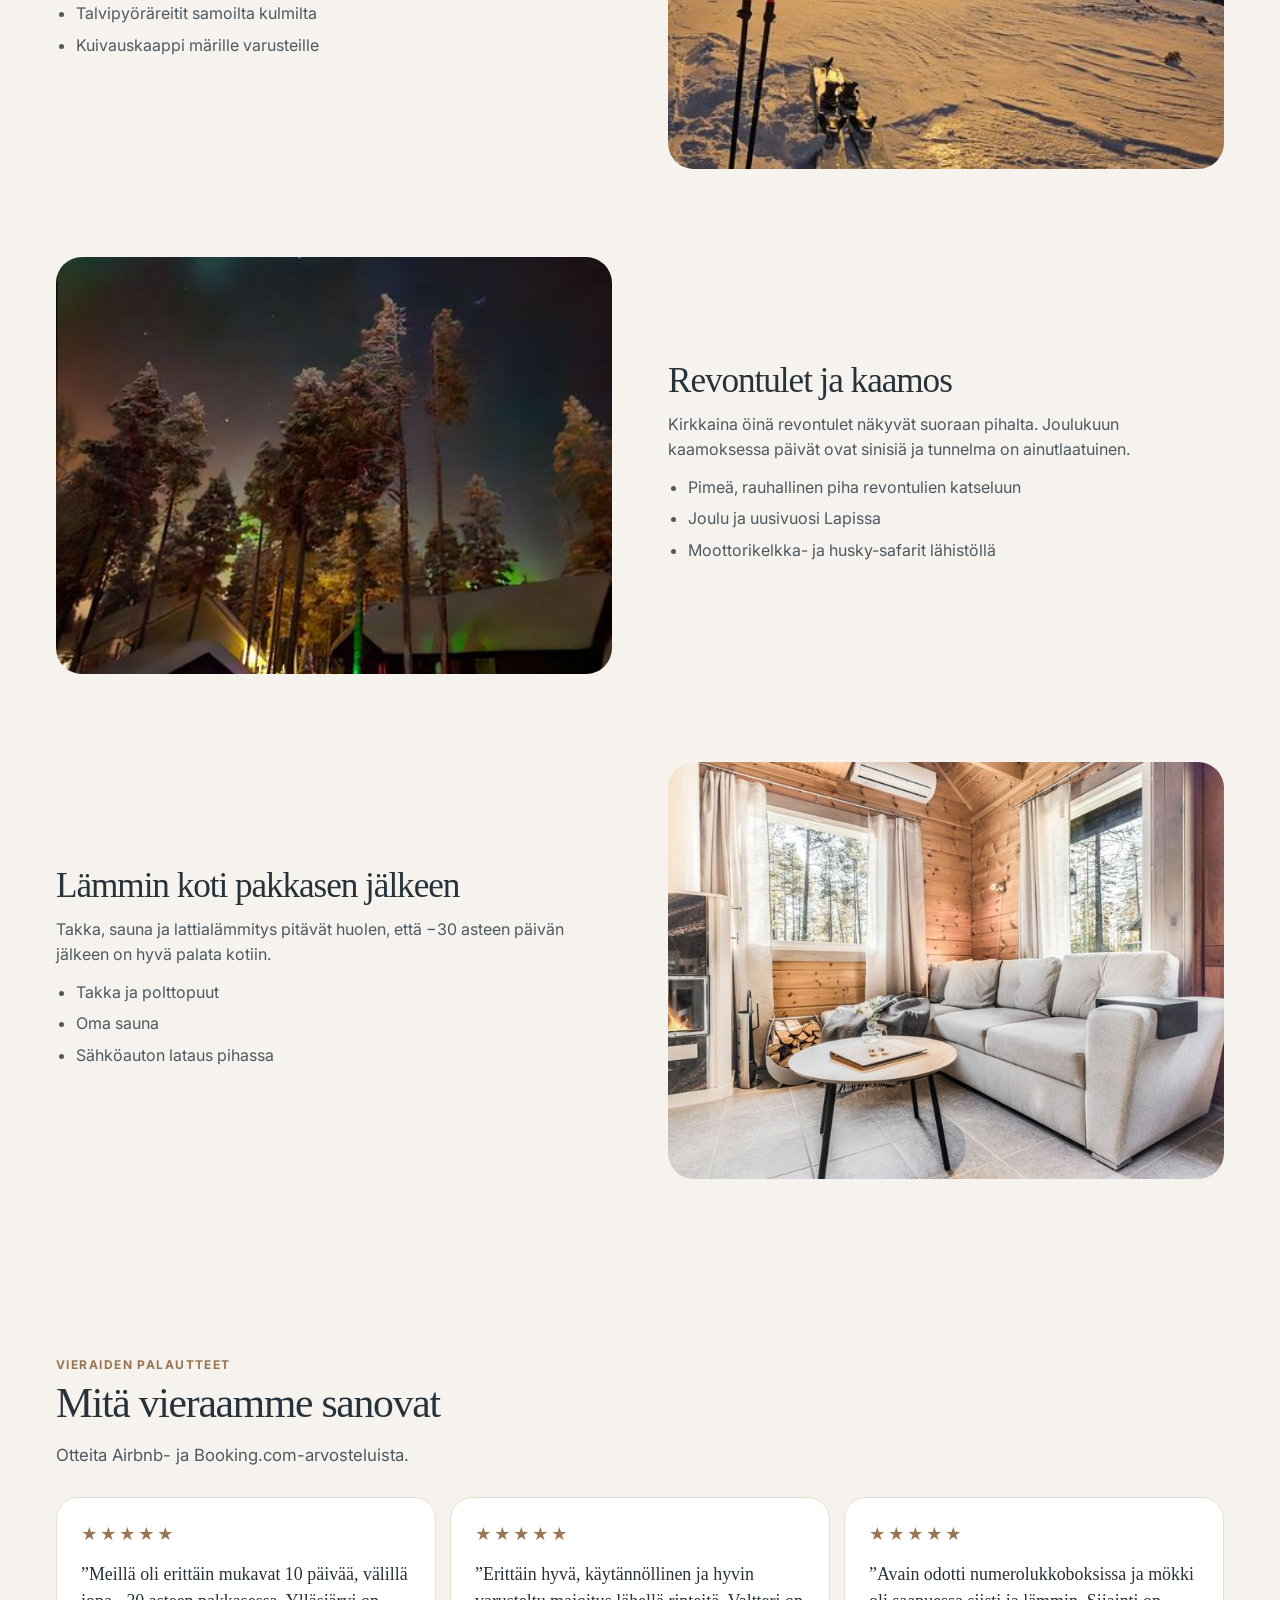
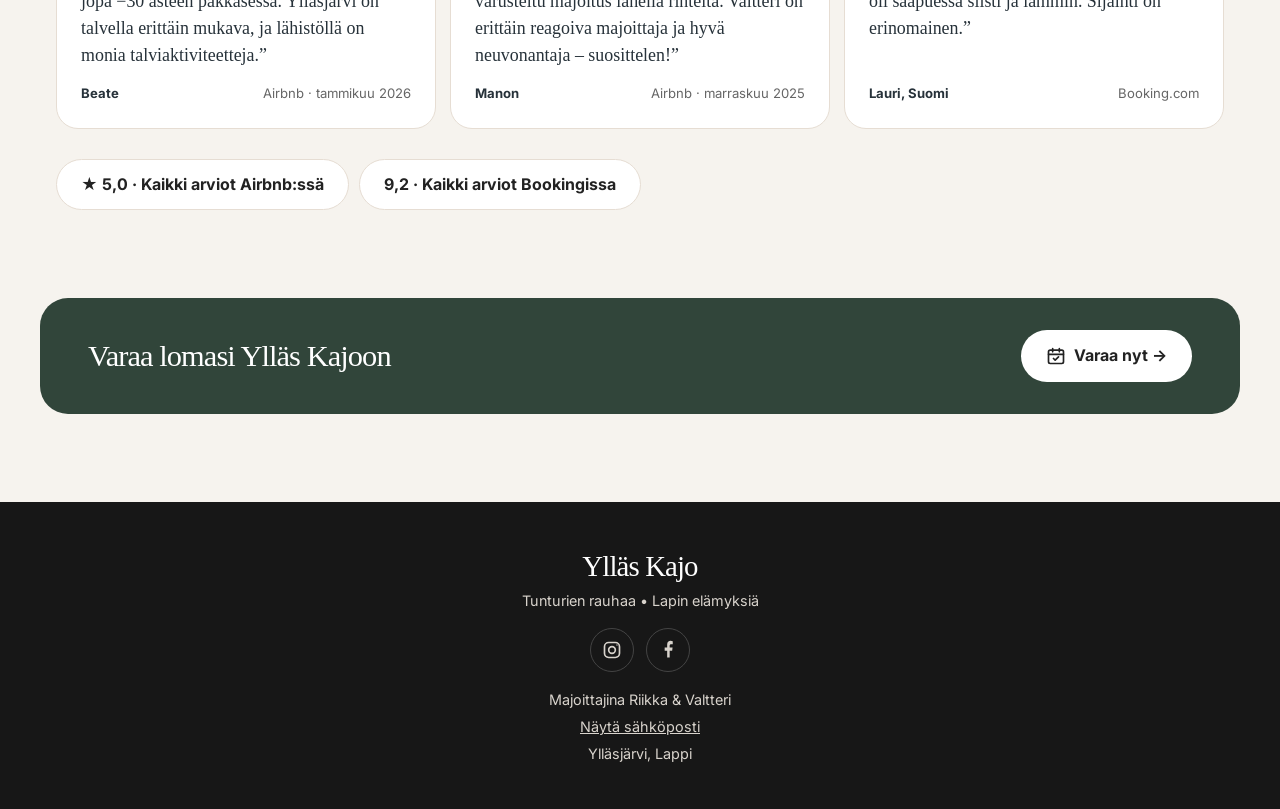
<file: talvi.html>
<!DOCTYPE html>
<html lang="fi">
<head>
<meta charset="UTF-8">
<meta name="viewport" content="width=device-width, initial-scale=1">
<title>Talvi Ylläksellä | Ylläs Kajo</title>
<meta name="description" content="Laskettelu, hiihto ja revontulet: mökki 1 km gondolilta ja latu alle 500 m päässä.">
<meta name="robots" content="noindex">
<link rel="canonical" href="https://venstedt.github.io/yllaskajo-site/talvi.html">
<link rel="alternate" hreflang="fi" href="https://venstedt.github.io/yllaskajo-site/talvi.html">
<link rel="alternate" hreflang="en" href="https://venstedt.github.io/yllaskajo-site/en/winter.html">
<link rel="alternate" hreflang="x-default" href="https://venstedt.github.io/yllaskajo-site/en/winter.html">
<meta property="og:type" content="website">
<meta property="og:title" content="Talvi Ylläksellä | Ylläs Kajo">
<meta property="og:description" content="Laskettelu, hiihto ja revontulet: mökki 1 km gondolilta ja latu alle 500 m päässä.">
<meta property="og:image" content="https://venstedt.github.io/yllaskajo-site/assets/img/og.jpg">
<meta property="og:locale" content="fi_FI">
<meta name="twitter:card" content="summary_large_image">
<meta name="theme-color" content="#f6f3ee">
<link rel="icon" href="assets/favicon.svg" type="image/svg+xml">
<link rel="apple-touch-icon" href="assets/apple-touch-icon.png">
<link rel="preconnect" href="https://fonts.googleapis.com">
<link rel="preconnect" href="https://fonts.gstatic.com" crossorigin>
<link rel="stylesheet" href="https://fonts.googleapis.com/css2?family=Inter:wght@400;500;600;700&display=swap">
<link rel="stylesheet" href="assets/site.css?v=533ac286">
<style>.hero{background-image:url('assets/img/tunturi_4.jpg')}@media (min-width:700px){.hero{background-image:url('assets/img/tunturi_4-hero.jpg')}}</style>

</head>
<body>
<a class="skip" href="#sisalto">Siirry sisältöön</a>
<div class="topbar">
    <a class="brand" href="index.html">Ylläs Kajo</a>
    <nav class="toplinks" aria-label="Päävalikko"><a href="mokki.html">Mökki</a><a href="kesa.html">Kesä & syksy</a><a href="talvi.html" aria-current="page">Talvi</a></nav>
    <a class="lang" href="en/winter.html" hreflang="en" lang="en" aria-label="In English">EN</a>
    <a class="btn btn-dark btn-book" href="varaa.html">Varaa</a>
</div>
<span class="draft-note">LUONNOS</span>
<header class="hero short">
    <div class="hero-inner">
        <span class="pill">Marraskuu–toukokuu</span>
        <h1>Talvi Ylläksellä</h1>
        <p class="hero-lead">Rinteet kilometrin päässä, latu lähes ovelta ja revontulet pihalla.</p>
        <div class="hero-actions"><a class="btn btn-dark" href="varaa.html"><svg class="icon" viewBox="0 0 24 24" aria-hidden="true"><rect x="3" y="5" width="18" height="16" rx="2"/><path d="M16 3v4M8 3v4M3 10h18"/><path d="m9 15 2 2 4-4"/></svg>Tarkista vapaat päivät</a></div>
    </div>
</header>
<main id="sisalto">
<section aria-labelledby="winter-title" style="padding-bottom:32px">
    <p class="eyebrow">Talvi Ylläs Kajossa</p>
    <h2 class="title" id="winter-title">Lumen, valon ja hiljaisuuden aikaa</h2>
    <p class="lead">Kaamoksen sinisistä päivistä kevättalven aurinkoon – talvi on Ylläksellä pitkä ja monipuolinen.</p>
</section>
<section class="split">
    <img src="assets/img/gondoli_1-800.jpg" srcset="assets/img/gondoli_1-800.jpg 800w, assets/img/gondoli_1.jpg 1600w" sizes="(min-width: 860px) 50vw, 100vw" alt="Laskettelu" loading="lazy" decoding="async">
    <div><h2>Laskettelu</h2><p>Ylläs on yksi Suomen suurimmista hiihtokeskuksista. Gondolin ala-asemalle on mökiltä noin kilometri.</p><ul><li>Ylläs Ski Resort Ylläsjärvi noin 1 km</li><li>Välinevuokraamot lähellä rinteitä</li><li>Suksivarasto ja voiteluteline pihalla</li></ul><a class="btn btn-line split-link" href="https://ski.yllas.fi/" target="_blank" rel="noopener">Tutustu Ylläksen hiihtokeskukseen →</a></div>
</section><section class="split flip">
    <img src="assets/img/tunturi_1-800.jpg" srcset="assets/img/tunturi_1-800.jpg 800w, assets/img/tunturi_1.jpg 1600w" sizes="(min-width: 860px) 50vw, 100vw" alt="Hiihto" loading="lazy" decoding="async">
    <div><h2>Hiihto</h2><p>Ylläksen laajat latuverkostot alkavat lähes ovelta: ladulle on alle puoli kilometriä. Latukahvilat palkitsevat matkalla.</p><ul><li>Latu alle 500 m päässä</li><li>Talvipyöräreitit samoilta kulmilta</li><li>Kuivauskaappi märille varusteille</li></ul></div>
</section><section class="split">
    <img src="assets/img/revot_3-800.jpg" srcset="assets/img/revot_3-800.jpg 800w, assets/img/revot_3.jpg 1600w" sizes="(min-width: 860px) 50vw, 100vw" alt="Revontulet ja kaamos" loading="lazy" decoding="async">
    <div><h2>Revontulet ja kaamos</h2><p>Kirkkaina öinä revontulet näkyvät suoraan pihalta. Joulukuun kaamoksessa päivät ovat sinisiä ja tunnelma on ainutlaatuinen.</p><ul><li>Pimeä, rauhallinen piha revontulien katseluun</li><li>Joulu ja uusivuosi Lapissa</li><li>Moottorikelkka- ja husky-safarit lähistöllä</li></ul></div>
</section><section class="split flip">
    <img src="assets/img/yllas-kajo-32-800.jpg" srcset="assets/img/yllas-kajo-32-800.jpg 800w, assets/img/yllas-kajo-32.jpg 1600w" sizes="(min-width: 860px) 50vw, 100vw" alt="Lämmin koti pakkasen jälkeen" loading="lazy" decoding="async">
    <div><h2>Lämmin koti pakkasen jälkeen</h2><p>Takka, sauna ja lattialämmitys pitävät huolen, että −30 asteen päivän jälkeen on hyvä palata kotiin.</p><ul><li>Takka ja polttopuut</li><li>Oma sauna</li><li>Sähköauton lataus pihassa</li></ul></div>
</section>
<section id="palautteet" aria-labelledby="reviews-title">
    <p class="eyebrow">Vieraiden palautteet</p>
    <h2 class="title" id="reviews-title">Mitä vieraamme sanovat</h2>
    <p class="lead">Otteita Airbnb- ja Booking.com-arvosteluista.</p>
    <div class="reviews" tabindex="0">
        <article class="review">
    <div class="stars" aria-hidden="true">★★★★★</div>
    <blockquote>”Meillä oli erittäin mukavat 10 päivää, välillä jopa −30 asteen pakkasessa. Ylläsjärvi on talvella erittäin mukava, ja lähistöllä on monia talviaktiviteetteja.”</blockquote>
    <footer><strong>Beate</strong><span>Airbnb · tammikuu 2026</span></footer>
</article><article class="review">
    <div class="stars" aria-hidden="true">★★★★★</div>
    <blockquote>”Erittäin hyvä, käytännöllinen ja hyvin varusteltu majoitus lähellä rinteitä. Valtteri on erittäin reagoiva majoittaja ja hyvä neuvonantaja – suosittelen!”</blockquote>
    <footer><strong>Manon</strong><span>Airbnb · marraskuu 2025</span></footer>
</article><article class="review">
    <div class="stars" aria-hidden="true">★★★★★</div>
    <blockquote>”Avain odotti numerolukkoboksissa ja mökki oli saapuessa siisti ja lämmin. Sijainti on erinomainen.”</blockquote>
    <footer><strong>Lauri, Suomi</strong><span>Booking.com</span></footer>
</article>
    </div>
    <div class="review-sources">
        <a class="btn btn-line" href="https://www.airbnb.fi/rooms/1505850569308831000" target="_blank" rel="noopener">★ 5,0 · Kaikki arviot Airbnb:ssä</a>
        <a class="btn btn-line" href="https://www.booking.com/hotel/fi/yllas-kajo.fi.html" target="_blank" rel="noopener">9,2 · Kaikki arviot Bookingissa</a>
    </div>
</section>
<aside class="cta" aria-labelledby="cta-title">
    <h2 id="cta-title">Varaa lomasi Ylläs Kajoon</h2>
    <a class="btn" href="varaa.html"><svg class="icon" viewBox="0 0 24 24" aria-hidden="true"><rect x="3" y="5" width="18" height="16" rx="2"/><path d="M16 3v4M8 3v4M3 10h18"/><path d="m9 15 2 2 4-4"/></svg>Varaa nyt →</a>
</aside>
</main>
<footer class="site-footer">
    <h2>Ylläs Kajo</h2>
    <p>Tunturien rauhaa • Lapin elämyksiä</p>
    <div class="social">
        <a href="https://www.instagram.com/yllaskajo/" target="_blank" rel="noopener" aria-label="Instagram"><svg class="" viewBox="0 0 24 24" aria-hidden="true"><rect x="3" y="3" width="18" height="18" rx="5"/><circle cx="12" cy="12" r="4"/><circle cx="18" cy="6" r=".8" fill="currentColor" stroke="none"/></svg></a>
        <a href="https://www.facebook.com/profile.php?id=61579861190695" target="_blank" rel="noopener" aria-label="Facebook"><svg class="" viewBox="0 0 24 24" aria-hidden="true"><path d="M14 21v-8h3l.5-4H14V7c0-1.2.4-2 2-2h1.7V1.4A22 22 0 0 0 15.2 1C12.7 1 11 2.5 11 5.3V9H8v4h3v8z" fill="currentColor" stroke="none"/></svg></a>
    </div>
    <p>Majoittajina Riikka & Valtteri</p>
    <p><button type="button" class="email-link email-btn" data-subject="Varauskysely Ylläs Kajo" data-copied="Osoite kopioitu leikepöydälle"><span>Näytä sähköposti</span></button></p>
    <p>Ylläsjärvi, Lappi</p>
</footer>
<nav class="dock" aria-label="Sivut"><a href="index.html" class=""><svg class="" viewBox="0 0 24 24" aria-hidden="true"><path d="m3 10 9-7 9 7"/><path d="M5 9v12h14V9"/><path d="M9 21v-8h6v8"/></svg><span>Etusivu</span></a><a href="mokki.html" class=""><svg class="" viewBox="0 0 24 24" aria-hidden="true"><path d="M3 11 12 4l9 7"/><path d="M5 10v10h14V10"/><path d="M10 20v-5h4v5"/><path d="M16 6V3h2v5"/></svg><span>Mökki</span></a><a href="kesa.html" class=""><svg class="" viewBox="0 0 24 24" aria-hidden="true"><circle cx="12" cy="12" r="4"/><path d="M12 2v2M12 20v2M4.9 4.9l1.4 1.4M17.7 17.7l1.4 1.4M2 12h2M20 12h2M4.9 19.1l1.4-1.4M17.7 6.3l1.4-1.4"/></svg><span>Kesä</span></a><a href="talvi.html" class="" aria-current="page"><svg class="" viewBox="0 0 24 24" aria-hidden="true"><path d="M12 2v20M4 6l16 12M20 6 4 18"/><path d="m9 3 3 3 3-3M9 21l3-3 3 3"/></svg><span>Talvi</span></a><a href="varaa.html" class="dock-book"><svg class="" viewBox="0 0 24 24" aria-hidden="true"><rect x="3" y="5" width="18" height="16" rx="2"/><path d="M16 3v4M8 3v4M3 10h18"/><path d="m9 15 2 2 4-4"/></svg><span>Varaa</span></a></nav>
<script>
(() => {
    // Sähköposti: osoite kootaan vasta painalluksesta. 1. painallus näyttää ja kopioi, 2. avaa sähköpostiohjelman.
    const emailAddress = () => ['yllas', 'kajo'].join('') + String.fromCharCode(64) + ['gmail', 'com'].join('.');
    document.querySelectorAll('.email-btn').forEach(btn => {
        btn.addEventListener('click', () => {
            const addr = emailAddress();
            const a = document.createElement('a');
            a.className = btn.className.replace('email-btn', 'email-shown');
            a.href = 'mailto:' + addr + '?subject=' + encodeURIComponent(btn.dataset.subject || '');
            a.textContent = addr;
            const note = document.createElement('span');
            note.className = 'email-note';
            note.setAttribute('role', 'status');
            btn.replaceWith(a);
            a.after(note);
            a.focus();
            try {
                navigator.clipboard.writeText(addr).then(() => { note.textContent = btn.dataset.copied; }, () => {});
            } catch (e) {}
        });
    });
    // Vieritys: sivuston sisäinen linkki avaa sivun alusta, Takaisin/Eteenpäin (selain tai hiiri)
    // palauttaa kohdan, jossa oltiin. Toimii myös upotetussa esikatselussa, joka säilyttää vierityksen.
    const store = {
        get: k => { try { return sessionStorage.getItem(k); } catch (e) { return null; } },
        set: (k, v) => { try { sessionStorage.setItem(k, v); } catch (e) {} },
        del: k => { try { sessionStorage.removeItem(k); } catch (e) {} },
    };
    const here = location.pathname;
    const fromLink = store.get('yk-top') === here;
    store.del('yk-top');
    const saved = store.get('yk-scroll:' + here);
    const target = location.hash ? null : (fromLink ? 0 : (saved !== null ? +saved : null));
    if (target !== null) {
        let userMoved = false;
        ['wheel', 'touchstart', 'keydown', 'mousedown'].forEach(e =>
            window.addEventListener(e, () => { userMoved = true; }, { once: true, passive: true }));
        const go = () => { if (!userMoved) window.scrollTo({ top: target, left: 0, behavior: 'instant' }); };
        go();
        window.addEventListener('load', () => [0, 100, 300, 700].forEach(ms => setTimeout(go, ms)));
    }
    document.addEventListener('click', e => {
        const a = e.target.closest('a[href]');
        if (!a || a.target === '_blank' || a.origin !== location.origin || a.hash) return;
        store.set('yk-top', a.pathname);
    });
    let t;
    window.addEventListener('scroll', () => {
        clearTimeout(t);
        t = setTimeout(() => store.set('yk-scroll:' + here, String(Math.round(window.scrollY))), 150);
    }, { passive: true });
    const bar = document.querySelector('.topbar');
    const hero = document.querySelector('.hero');
    const onScroll = () => bar.classList.toggle('solid', !hero || window.scrollY > hero.offsetHeight - 80);
    onScroll();
    window.addEventListener('scroll', onScroll, { passive: true });
    // Kuvagalleria: kuva aukeaa sivun päälle. Selaus nuolilla, näppäimillä tai pyyhkäisemällä
    // (edellinen ja seuraava kuva kulkevat vieressä sormen mukana). Sulku ruksista, Escillä tai taustasta.
    const shots = [...document.querySelectorAll('.gallery a[href$=".jpg"]')];
    if (shots.length) {
        const fi = document.documentElement.lang === 'fi';
        const lb = document.createElement('div');
        lb.className = 'lightbox';
        lb.hidden = true;
        lb.setAttribute('role', 'dialog');
        lb.setAttribute('aria-modal', 'true');
        lb.setAttribute('aria-label', fi ? 'Kuvagalleria' : 'Photo gallery');
        const svg = d => `<svg viewBox="0 0 24 24" aria-hidden="true"><path d="${d}"/></svg>`;
        lb.innerHTML = `<div class="lb-stage"><div class="lb-track">
                <div class="lb-slide"><img alt="" draggable="false"></div>
                <div class="lb-slide"><img alt="" draggable="false"></div>
                <div class="lb-slide"><img alt="" draggable="false"></div>
            </div></div>
            <p class="lb-caption" aria-live="polite"></p>
            <button type="button" class="lb-btn lb-close" aria-label="${fi ? 'Sulje' : 'Close'}">${svg('M6 6l12 12M18 6 6 18')}</button>
            <button type="button" class="lb-btn lb-prev" aria-label="${fi ? 'Edellinen kuva' : 'Previous photo'}">${svg('m15 5-7 7 7 7')}</button>
            <button type="button" class="lb-btn lb-next" aria-label="${fi ? 'Seuraava kuva' : 'Next photo'}">${svg('m9 5 7 7-7 7')}</button>`;
        document.body.append(lb);
        const stage = lb.querySelector('.lb-stage'), track = lb.querySelector('.lb-track');
        const imgs = [...track.querySelectorAll('img')], cap = lb.querySelector('.lb-caption');
        const n = shots.length, wrap = i => (i + n) % n;
        let cur = 0, opener = null, busy = false;
        const fill = () => {
            [cur - 1, cur, cur + 1].forEach((i, k) => {
                const a = shots[wrap(i)];
                if (imgs[k].getAttribute('src') !== a.href) imgs[k].src = a.href;
                imgs[k].alt = k === 1 ? (a.querySelector('img')?.alt || '') : '';
            });
            cap.textContent = `${imgs[1].alt}  ·  ${cur + 1} / ${n}`;
        };
        const slide = (x, ms) => {
            track.style.transition = ms ? `transform ${ms}ms cubic-bezier(.2,.7,.3,1)` : 'none';
            track.style.transform = `translateX(calc(-100% + ${x}px))`;
        };
        const go = dir => {
            if (busy || !dir) return;
            busy = true;
            slide(-dir * stage.clientWidth, 260);
            setTimeout(() => {
                cur = wrap(cur + dir);
                fill();
                slide(0, 0);
                busy = false;
            }, 270);
        };
        const open = i => {
            opener = document.activeElement;
            cur = i;
            lb.hidden = false;
            fill();
            slide(0, 0);
            document.documentElement.classList.add('lb-open');
            lb.querySelector('.lb-close').focus();
        };
        const close = () => {
            lb.hidden = true;
            document.documentElement.classList.remove('lb-open');
            if (opener) opener.focus();
        };
        shots.forEach((a, i) => a.addEventListener('click', e => { e.preventDefault(); open(i); }));
        lb.querySelector('.lb-close').addEventListener('click', close);
        lb.querySelector('.lb-prev').addEventListener('click', () => go(-1));
        lb.querySelector('.lb-next').addEventListener('click', () => go(1));
        lb.addEventListener('click', e => { if (e.target === lb || e.target.classList.contains('lb-slide')) close(); });
        document.addEventListener('keydown', e => {
            if (lb.hidden) return;
            if (e.key === 'Escape') close();
            else if (e.key === 'ArrowLeft') go(-1);
            else if (e.key === 'ArrowRight') go(1);
            else if (e.key === 'Tab') {
                const f = [...lb.querySelectorAll('button')];
                const k = f.indexOf(document.activeElement);
                e.preventDefault();
                f[(k + (e.shiftKey ? -1 : 1) + f.length) % f.length].focus();
            }
        });
        let x0 = null, y0 = 0, dx = 0, horiz = null;
        stage.addEventListener('touchstart', e => {
            if (busy || e.touches.length > 1) return;
            x0 = e.touches[0].clientX; y0 = e.touches[0].clientY; dx = 0; horiz = null;
        }, { passive: true });
        stage.addEventListener('touchmove', e => {
            if (x0 === null) return;
            dx = e.touches[0].clientX - x0;
            const dy = e.touches[0].clientY - y0;
            if (horiz === null && Math.abs(dx) + Math.abs(dy) > 8) horiz = Math.abs(dx) > Math.abs(dy);
            if (horiz) { e.preventDefault(); slide(dx, 0); }
        }, { passive: false });
        const end = () => {
            if (x0 === null) return;
            x0 = null;
            if (!horiz) return;
            if (Math.abs(dx) > Math.min(70, stage.clientWidth * .18)) go(dx < 0 ? 1 : -1);
            else slide(0, 220);
        };
        stage.addEventListener('touchend', end);
        stage.addEventListener('touchcancel', end);
    }
    // Kausi: touko–syyskuussa nostetaan kesä, muuten talvi.
    const month = new Date().getMonth() + 1;
    const summer = month >= 5 && month <= 9;
    if (hero && hero.dataset.winter && !summer) hero.classList.add('winter');
    const seasons = document.getElementById('seasons');
    if (seasons && !summer) seasons.prepend(seasons.querySelector('[data-season="winter"]'));
})();
</script>
</body>
</html>
</file>
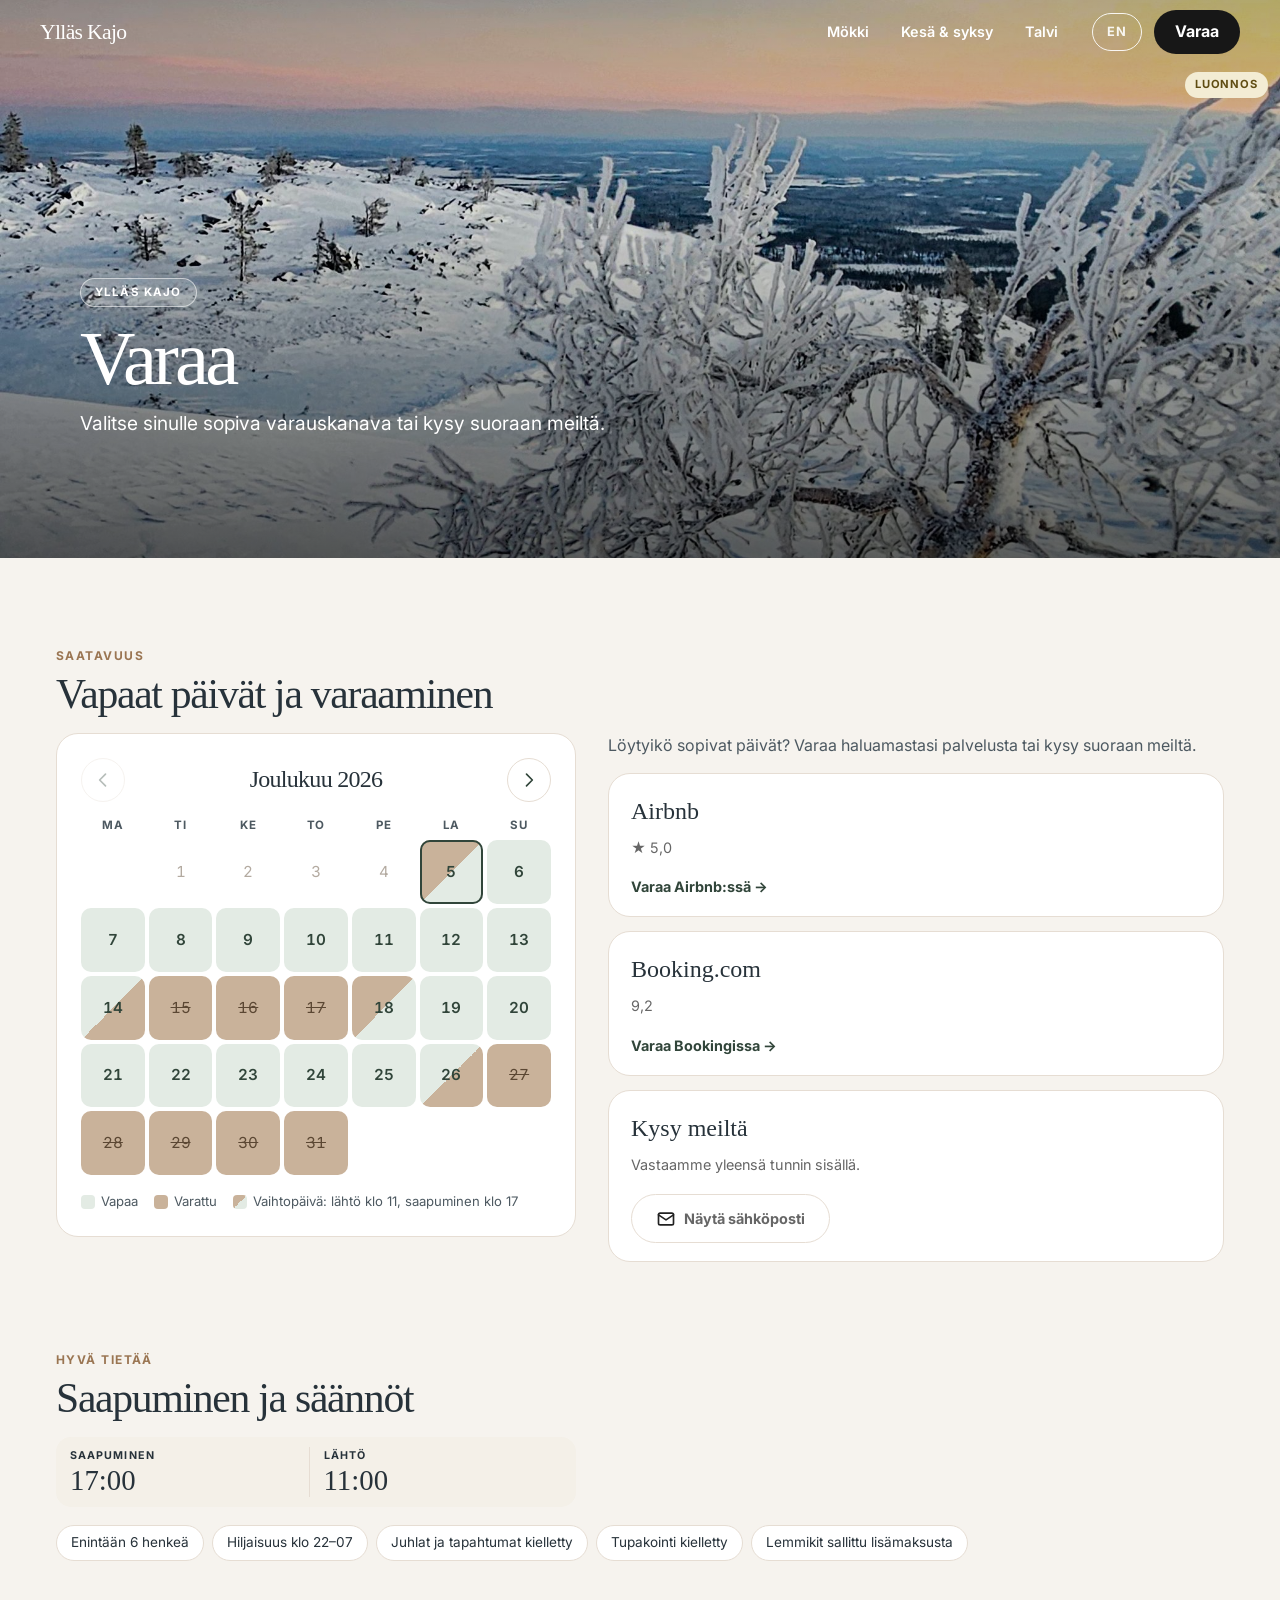
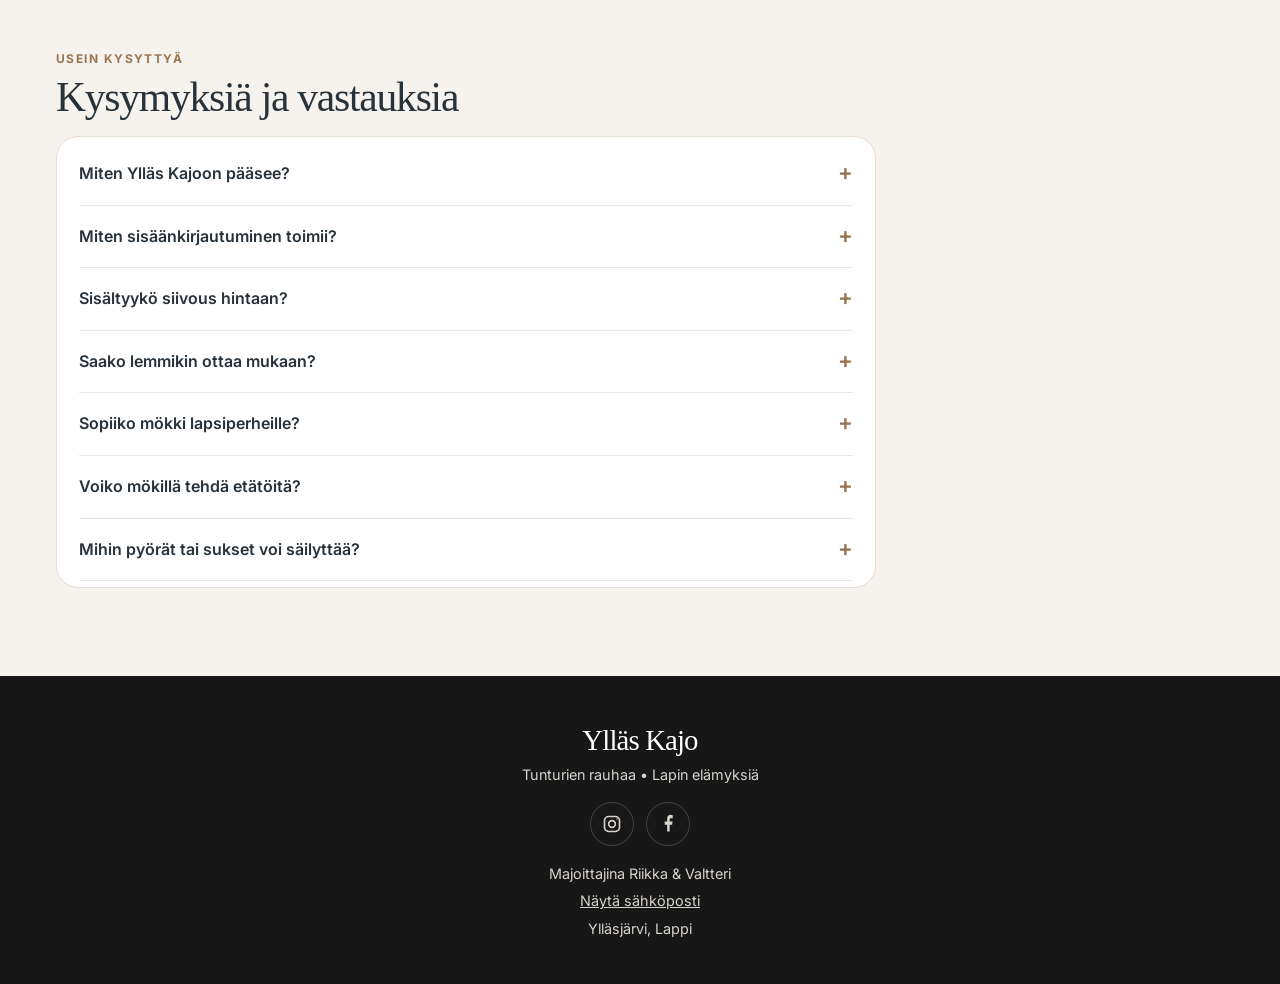
<file: varaa.html>
<!DOCTYPE html>
<html lang="fi">
<head>
<meta charset="UTF-8">
<meta name="viewport" content="width=device-width, initial-scale=1">
<title>Varaa | Ylläs Kajo</title>
<meta name="description" content="Varaa Ylläs Kajo Airbnb:stä tai Booking.comista tai kysy suoraan majoittajilta.">
<meta name="robots" content="noindex">
<link rel="canonical" href="https://venstedt.github.io/yllaskajo-site/varaa.html">
<link rel="alternate" hreflang="fi" href="https://venstedt.github.io/yllaskajo-site/varaa.html">
<link rel="alternate" hreflang="en" href="https://venstedt.github.io/yllaskajo-site/en/book.html">
<link rel="alternate" hreflang="x-default" href="https://venstedt.github.io/yllaskajo-site/en/book.html">
<meta property="og:type" content="website">
<meta property="og:title" content="Varaa | Ylläs Kajo">
<meta property="og:description" content="Varaa Ylläs Kajo Airbnb:stä tai Booking.comista tai kysy suoraan majoittajilta.">
<meta property="og:image" content="https://venstedt.github.io/yllaskajo-site/assets/img/og.jpg">
<meta property="og:locale" content="fi_FI">
<meta name="twitter:card" content="summary_large_image">
<meta name="theme-color" content="#f6f3ee">
<link rel="icon" href="assets/favicon.svg" type="image/svg+xml">
<link rel="apple-touch-icon" href="assets/apple-touch-icon.png">
<link rel="preconnect" href="https://fonts.googleapis.com">
<link rel="preconnect" href="https://fonts.gstatic.com" crossorigin>
<link rel="stylesheet" href="https://fonts.googleapis.com/css2?family=Inter:wght@400;500;600;700&display=swap">
<link rel="stylesheet" href="assets/site.css?v=533ac286">
<style>.hero{background-image:url('assets/img/tunturi_2.jpg')}@media (min-width:700px){.hero{background-image:url('assets/img/tunturi_2-hero.jpg')}}</style>

</head>
<body>
<a class="skip" href="#sisalto">Siirry sisältöön</a>
<div class="topbar">
    <a class="brand" href="index.html">Ylläs Kajo</a>
    <nav class="toplinks" aria-label="Päävalikko"><a href="mokki.html">Mökki</a><a href="kesa.html">Kesä & syksy</a><a href="talvi.html">Talvi</a></nav>
    <a class="lang" href="en/book.html" hreflang="en" lang="en" aria-label="In English">EN</a>
    <a class="btn btn-dark btn-book" href="varaa.html">Varaa</a>
</div>
<span class="draft-note">LUONNOS</span>
<header class="hero short">
    <div class="hero-inner">
        <span class="pill">Ylläs Kajo</span>
        <h1>Varaa</h1>
        <p class="hero-lead">Valitse sinulle sopiva varauskanava tai kysy suoraan meiltä.</p>
        <div class="hero-actions"></div>
    </div>
</header>
<main id="sisalto">
<section aria-labelledby="avail-title">
    <p class="eyebrow">Saatavuus</p>
    <h2 class="title" id="avail-title">Vapaat päivät ja varaaminen</h2>
    <div class="avail-layout">
    <div class="avail" id="avail" data-src="assets/availability.json" data-lang="fi"
         data-booked="varattu" data-free="vapaa"
         data-arrive="vapaa lähtöpäiväksi"
         data-depart="vapaa saapumispäiväksi"
         data-past="mennyt"
         data-error="Saatavuutta ei juuri nyt saatu ladattua. Näet vapaat päivät Airbnb:stä tai Bookingista.">
        <div class="avail-head">
            <button type="button" class="avail-nav" data-step="-1" aria-label="Edellinen kuukausi" title="Edellinen kuukausi"><svg viewBox="0 0 24 24" aria-hidden="true"><path d="m15 5-7 7 7 7"/></svg></button>
            <h3 class="avail-month" aria-live="polite"></h3>
            <button type="button" class="avail-nav" data-step="1" aria-label="Seuraava kuukausi" title="Seuraava kuukausi"><svg viewBox="0 0 24 24" aria-hidden="true"><path d="m9 5 7 7-7 7"/></svg></button>
        </div>
        <div class="avail-grid avail-wd" aria-hidden="true"></div>
        <div class="avail-grid avail-days" role="list"></div>
        <p class="avail-msg" role="status" hidden></p>
        <ul class="avail-legend">
            <li><span class="sw sw-free"></span>Vapaa</li>
            <li><span class="sw sw-booked"></span>Varattu</li>
            <li><span class="sw sw-change"></span>Vaihtopäivä: lähtö klo 11, saapuminen klo 17</li>
        </ul>
    </div>
    <div class="avail-aside">
        <p class="avail-lead">Löytyikö sopivat päivät? Varaa haluamastasi palvelusta tai kysy suoraan meiltä.</p>
        <div class="channels channels-stack">
            <a class="channel" href="https://www.airbnb.fi/rooms/1505850569308831000" target="_blank" rel="noopener"><strong>Airbnb</strong><span>★ 5,0</span><span class="go">Varaa Airbnb:ssä →</span></a>
            <a class="channel" href="https://www.booking.com/hotel/fi/yllas-kajo.fi.html" target="_blank" rel="noopener"><strong>Booking.com</strong><span>9,2</span><span class="go">Varaa Bookingissa →</span></a>
            <div class="channel"><strong>Kysy meiltä</strong><span>Vastaamme yleensä tunnin sisällä.</span><span class="go"><button type="button" class="btn btn-line email-btn" data-subject="Varauskysely Ylläs Kajo" data-copied="Osoite kopioitu leikepöydälle"><svg class="icon" viewBox="0 0 24 24" aria-hidden="true"><rect x="3" y="5" width="18" height="14" rx="2"/><path d="m3 7 9 6 9-6"/></svg><span>Näytä sähköposti</span></button></span></div>
        </div>
    </div>
    </div>
</section>
<script>
(() => {
    const root = document.getElementById('avail');
    if (!root) return;
    const d = root.dataset;
    const lang = d.lang === 'fi' ? 'fi-FI' : 'en-GB';
    const iso = x => `${x.getFullYear()}-${String(x.getMonth() + 1).padStart(2, '0')}-${String(x.getDate()).padStart(2, '0')}`;
    const now = new Date();
    const today = iso(now);
    const min = new Date(now.getFullYear(), now.getMonth(), 1);
    const max = new Date(now.getFullYear(), now.getMonth() + 12, 1);
    let view = new Date(min);
    let nights = null;  // varatut yöt: päivämäärä = saapumisyö
    const title = root.querySelector('.avail-month');
    const days = root.querySelector('.avail-days');
    const msg = root.querySelector('.avail-msg');
    const [prev, next] = root.querySelectorAll('.avail-nav');
    // Viikonpäivät maanantaista alkaen
    const wd = new Intl.DateTimeFormat(lang, { weekday: 'short' });
    root.querySelector('.avail-wd').innerHTML = [...Array(7)].map((_, i) =>
        `<span>${wd.format(new Date(2024, 0, 1 + i)).replace('.', '')}</span>`).join('');
    const monthFmt = new Intl.DateTimeFormat(lang, { month: 'long', year: 'numeric' });
    const dayFmt = new Intl.DateTimeFormat(lang, { day: 'numeric', month: 'long' });
    const draw = () => {
        const t = monthFmt.format(view);
        title.textContent = t.charAt(0).toUpperCase() + t.slice(1);
        prev.disabled = view <= min;
        next.disabled = view >= max;
        const y = view.getFullYear(), m = view.getMonth();
        const lead = (new Date(y, m, 1).getDay() + 6) % 7;
        const count = new Date(y, m + 1, 0).getDate();
        let html = '<span class="avail-pad" aria-hidden="true"></span>'.repeat(lead);
        for (let i = 1; i <= count; i++) {
            const day = new Date(y, m, i);
            const key = iso(day);
            let cls = 'free', label = d.free;
            if (key < today) { cls = 'past'; label = d.past; }
            else if (nights) {
                const inN = nights.has(key);
                const outN = nights.has(iso(new Date(y, m, i - 1)));
                if (inN && outN) { cls = 'booked'; label = d.booked; }
                else if (inN) { cls = 'arrive'; label = d.arrive; }
                else if (outN) { cls = 'depart'; label = d.depart; }
            } else cls += ' unknown';
            html += `<span role="listitem" class="avail-day ${cls}${key === today ? ' today' : ''}" aria-label="${dayFmt.format(day)}: ${label}">${i}</span>`;
        }
        days.innerHTML = html;
    };
    root.querySelectorAll('.avail-nav').forEach(b => b.addEventListener('click', () => {
        view = new Date(view.getFullYear(), view.getMonth() + Number(b.dataset.step), 1);
        draw();
    }));
    draw();
    fetch(d.src + '?v=' + Math.floor(Date.now() / 6e5), { cache: 'no-cache' })
        .then(r => { if (!r.ok) throw new Error(r.status); return r.json(); })
        .then(data => {
            nights = new Set();
            (data.booked || []).forEach(([a, b]) => {
                const [ay, am, ad] = a.split('-').map(Number);
                for (let x = new Date(ay, am - 1, ad); iso(x) < b; x.setDate(x.getDate() + 1)) nights.add(iso(x));
            });
            draw();
        })
        .catch(() => { msg.textContent = d.error; msg.hidden = false; root.classList.add('failed'); });
})();
</script>
<section aria-labelledby="info-title" style="padding-top:0">
    <p class="eyebrow">Hyvä tietää</p>
    <h2 class="title" id="info-title">Saapuminen ja säännöt</h2>
    <div class="times">
        <div><span class="times-label">Saapuminen</span><span class="times-value">17:00</span></div>
        <div><span class="times-label">Lähtö</span><span class="times-value">11:00</span></div>
    </div>
    <ul class="extras"><li>Enintään 6 henkeä</li><li>Hiljaisuus klo 22–07</li><li>Juhlat ja tapahtumat kielletty</li><li>Tupakointi kielletty</li><li>Lemmikit sallittu lisämaksusta</li></ul>
</section>
<section aria-labelledby="faq-title" style="padding-top:0">
    <p class="eyebrow">Usein kysyttyä</p>
    <h2 class="title" id="faq-title">Kysymyksiä ja vastauksia</h2>
    <div class="faq faq-wrap"><details><summary>Miten Ylläs Kajoon pääsee?</summary><p>Kittilän lentokentältä on 37 km ja Kolarin rautatieasemalta 36 km. Suosittelemme autoa; pihassa on ilmainen pysäköinti kahdelle autolle ja sähköauton latauspaikka.</p></details><details><summary>Miten sisäänkirjautuminen toimii?</summary><p>Sisäänkirjautuminen on klo 17 alkaen avainlaatikon avulla. Lähetämme tarkat saapumisohjeet ennen saapumistasi.</p></details><details><summary>Sisältyykö siivous hintaan?</summary><p>Kyllä, loppusiivous sisältyy hintaan.</p></details><details><summary>Saako lemmikin ottaa mukaan?</summary><p>Kyllä, lemmikit ovat tervetulleita erillisestä maksusta. Sohvalle löytyy suojat.</p></details><details><summary>Sopiiko mökki lapsiperheille?</summary><p>Kyllä, kaikenikäiset lapset ovat tervetulleita, ja pihalla on kaksi pulkkaa. Huomaathan, että pinnasänkyä tai lisävuoteita ei ole saatavilla.</p></details><details><summary>Voiko mökillä tehdä etätöitä?</summary><p>Kyllä. Parvella on kaksi työpistettä näytöin, näppäimistöin ja hiirin, ja WiFi on nopea.</p></details><details><summary>Mihin pyörät tai sukset voi säilyttää?</summary><p>Pihalla on iso lukittava varasto pyörille ja moottorikelkoille sekä suksien voiteluteline.</p></details></div>
</section>
</main>
<footer class="site-footer">
    <h2>Ylläs Kajo</h2>
    <p>Tunturien rauhaa • Lapin elämyksiä</p>
    <div class="social">
        <a href="https://www.instagram.com/yllaskajo/" target="_blank" rel="noopener" aria-label="Instagram"><svg class="" viewBox="0 0 24 24" aria-hidden="true"><rect x="3" y="3" width="18" height="18" rx="5"/><circle cx="12" cy="12" r="4"/><circle cx="18" cy="6" r=".8" fill="currentColor" stroke="none"/></svg></a>
        <a href="https://www.facebook.com/profile.php?id=61579861190695" target="_blank" rel="noopener" aria-label="Facebook"><svg class="" viewBox="0 0 24 24" aria-hidden="true"><path d="M14 21v-8h3l.5-4H14V7c0-1.2.4-2 2-2h1.7V1.4A22 22 0 0 0 15.2 1C12.7 1 11 2.5 11 5.3V9H8v4h3v8z" fill="currentColor" stroke="none"/></svg></a>
    </div>
    <p>Majoittajina Riikka & Valtteri</p>
    <p><button type="button" class="email-link email-btn" data-subject="Varauskysely Ylläs Kajo" data-copied="Osoite kopioitu leikepöydälle"><span>Näytä sähköposti</span></button></p>
    <p>Ylläsjärvi, Lappi</p>
</footer>
<nav class="dock" aria-label="Sivut"><a href="index.html" class=""><svg class="" viewBox="0 0 24 24" aria-hidden="true"><path d="m3 10 9-7 9 7"/><path d="M5 9v12h14V9"/><path d="M9 21v-8h6v8"/></svg><span>Etusivu</span></a><a href="mokki.html" class=""><svg class="" viewBox="0 0 24 24" aria-hidden="true"><path d="M3 11 12 4l9 7"/><path d="M5 10v10h14V10"/><path d="M10 20v-5h4v5"/><path d="M16 6V3h2v5"/></svg><span>Mökki</span></a><a href="kesa.html" class=""><svg class="" viewBox="0 0 24 24" aria-hidden="true"><circle cx="12" cy="12" r="4"/><path d="M12 2v2M12 20v2M4.9 4.9l1.4 1.4M17.7 17.7l1.4 1.4M2 12h2M20 12h2M4.9 19.1l1.4-1.4M17.7 6.3l1.4-1.4"/></svg><span>Kesä</span></a><a href="talvi.html" class=""><svg class="" viewBox="0 0 24 24" aria-hidden="true"><path d="M12 2v20M4 6l16 12M20 6 4 18"/><path d="m9 3 3 3 3-3M9 21l3-3 3 3"/></svg><span>Talvi</span></a><a href="varaa.html" class="dock-book"><svg class="" viewBox="0 0 24 24" aria-hidden="true"><rect x="3" y="5" width="18" height="16" rx="2"/><path d="M16 3v4M8 3v4M3 10h18"/><path d="m9 15 2 2 4-4"/></svg><span>Varaa</span></a></nav>
<script>
(() => {
    // Sähköposti: osoite kootaan vasta painalluksesta. 1. painallus näyttää ja kopioi, 2. avaa sähköpostiohjelman.
    const emailAddress = () => ['yllas', 'kajo'].join('') + String.fromCharCode(64) + ['gmail', 'com'].join('.');
    document.querySelectorAll('.email-btn').forEach(btn => {
        btn.addEventListener('click', () => {
            const addr = emailAddress();
            const a = document.createElement('a');
            a.className = btn.className.replace('email-btn', 'email-shown');
            a.href = 'mailto:' + addr + '?subject=' + encodeURIComponent(btn.dataset.subject || '');
            a.textContent = addr;
            const note = document.createElement('span');
            note.className = 'email-note';
            note.setAttribute('role', 'status');
            btn.replaceWith(a);
            a.after(note);
            a.focus();
            try {
                navigator.clipboard.writeText(addr).then(() => { note.textContent = btn.dataset.copied; }, () => {});
            } catch (e) {}
        });
    });
    // Vieritys: sivuston sisäinen linkki avaa sivun alusta, Takaisin/Eteenpäin (selain tai hiiri)
    // palauttaa kohdan, jossa oltiin. Toimii myös upotetussa esikatselussa, joka säilyttää vierityksen.
    const store = {
        get: k => { try { return sessionStorage.getItem(k); } catch (e) { return null; } },
        set: (k, v) => { try { sessionStorage.setItem(k, v); } catch (e) {} },
        del: k => { try { sessionStorage.removeItem(k); } catch (e) {} },
    };
    const here = location.pathname;
    const fromLink = store.get('yk-top') === here;
    store.del('yk-top');
    const saved = store.get('yk-scroll:' + here);
    const target = location.hash ? null : (fromLink ? 0 : (saved !== null ? +saved : null));
    if (target !== null) {
        let userMoved = false;
        ['wheel', 'touchstart', 'keydown', 'mousedown'].forEach(e =>
            window.addEventListener(e, () => { userMoved = true; }, { once: true, passive: true }));
        const go = () => { if (!userMoved) window.scrollTo({ top: target, left: 0, behavior: 'instant' }); };
        go();
        window.addEventListener('load', () => [0, 100, 300, 700].forEach(ms => setTimeout(go, ms)));
    }
    document.addEventListener('click', e => {
        const a = e.target.closest('a[href]');
        if (!a || a.target === '_blank' || a.origin !== location.origin || a.hash) return;
        store.set('yk-top', a.pathname);
    });
    let t;
    window.addEventListener('scroll', () => {
        clearTimeout(t);
        t = setTimeout(() => store.set('yk-scroll:' + here, String(Math.round(window.scrollY))), 150);
    }, { passive: true });
    const bar = document.querySelector('.topbar');
    const hero = document.querySelector('.hero');
    const onScroll = () => bar.classList.toggle('solid', !hero || window.scrollY > hero.offsetHeight - 80);
    onScroll();
    window.addEventListener('scroll', onScroll, { passive: true });
    // Kuvagalleria: kuva aukeaa sivun päälle. Selaus nuolilla, näppäimillä tai pyyhkäisemällä
    // (edellinen ja seuraava kuva kulkevat vieressä sormen mukana). Sulku ruksista, Escillä tai taustasta.
    const shots = [...document.querySelectorAll('.gallery a[href$=".jpg"]')];
    if (shots.length) {
        const fi = document.documentElement.lang === 'fi';
        const lb = document.createElement('div');
        lb.className = 'lightbox';
        lb.hidden = true;
        lb.setAttribute('role', 'dialog');
        lb.setAttribute('aria-modal', 'true');
        lb.setAttribute('aria-label', fi ? 'Kuvagalleria' : 'Photo gallery');
        const svg = d => `<svg viewBox="0 0 24 24" aria-hidden="true"><path d="${d}"/></svg>`;
        lb.innerHTML = `<div class="lb-stage"><div class="lb-track">
                <div class="lb-slide"><img alt="" draggable="false"></div>
                <div class="lb-slide"><img alt="" draggable="false"></div>
                <div class="lb-slide"><img alt="" draggable="false"></div>
            </div></div>
            <p class="lb-caption" aria-live="polite"></p>
            <button type="button" class="lb-btn lb-close" aria-label="${fi ? 'Sulje' : 'Close'}">${svg('M6 6l12 12M18 6 6 18')}</button>
            <button type="button" class="lb-btn lb-prev" aria-label="${fi ? 'Edellinen kuva' : 'Previous photo'}">${svg('m15 5-7 7 7 7')}</button>
            <button type="button" class="lb-btn lb-next" aria-label="${fi ? 'Seuraava kuva' : 'Next photo'}">${svg('m9 5 7 7-7 7')}</button>`;
        document.body.append(lb);
        const stage = lb.querySelector('.lb-stage'), track = lb.querySelector('.lb-track');
        const imgs = [...track.querySelectorAll('img')], cap = lb.querySelector('.lb-caption');
        const n = shots.length, wrap = i => (i + n) % n;
        let cur = 0, opener = null, busy = false;
        const fill = () => {
            [cur - 1, cur, cur + 1].forEach((i, k) => {
                const a = shots[wrap(i)];
                if (imgs[k].getAttribute('src') !== a.href) imgs[k].src = a.href;
                imgs[k].alt = k === 1 ? (a.querySelector('img')?.alt || '') : '';
            });
            cap.textContent = `${imgs[1].alt}  ·  ${cur + 1} / ${n}`;
        };
        const slide = (x, ms) => {
            track.style.transition = ms ? `transform ${ms}ms cubic-bezier(.2,.7,.3,1)` : 'none';
            track.style.transform = `translateX(calc(-100% + ${x}px))`;
        };
        const go = dir => {
            if (busy || !dir) return;
            busy = true;
            slide(-dir * stage.clientWidth, 260);
            setTimeout(() => {
                cur = wrap(cur + dir);
                fill();
                slide(0, 0);
                busy = false;
            }, 270);
        };
        const open = i => {
            opener = document.activeElement;
            cur = i;
            lb.hidden = false;
            fill();
            slide(0, 0);
            document.documentElement.classList.add('lb-open');
            lb.querySelector('.lb-close').focus();
        };
        const close = () => {
            lb.hidden = true;
            document.documentElement.classList.remove('lb-open');
            if (opener) opener.focus();
        };
        shots.forEach((a, i) => a.addEventListener('click', e => { e.preventDefault(); open(i); }));
        lb.querySelector('.lb-close').addEventListener('click', close);
        lb.querySelector('.lb-prev').addEventListener('click', () => go(-1));
        lb.querySelector('.lb-next').addEventListener('click', () => go(1));
        lb.addEventListener('click', e => { if (e.target === lb || e.target.classList.contains('lb-slide')) close(); });
        document.addEventListener('keydown', e => {
            if (lb.hidden) return;
            if (e.key === 'Escape') close();
            else if (e.key === 'ArrowLeft') go(-1);
            else if (e.key === 'ArrowRight') go(1);
            else if (e.key === 'Tab') {
                const f = [...lb.querySelectorAll('button')];
                const k = f.indexOf(document.activeElement);
                e.preventDefault();
                f[(k + (e.shiftKey ? -1 : 1) + f.length) % f.length].focus();
            }
        });
        let x0 = null, y0 = 0, dx = 0, horiz = null;
        stage.addEventListener('touchstart', e => {
            if (busy || e.touches.length > 1) return;
            x0 = e.touches[0].clientX; y0 = e.touches[0].clientY; dx = 0; horiz = null;
        }, { passive: true });
        stage.addEventListener('touchmove', e => {
            if (x0 === null) return;
            dx = e.touches[0].clientX - x0;
            const dy = e.touches[0].clientY - y0;
            if (horiz === null && Math.abs(dx) + Math.abs(dy) > 8) horiz = Math.abs(dx) > Math.abs(dy);
            if (horiz) { e.preventDefault(); slide(dx, 0); }
        }, { passive: false });
        const end = () => {
            if (x0 === null) return;
            x0 = null;
            if (!horiz) return;
            if (Math.abs(dx) > Math.min(70, stage.clientWidth * .18)) go(dx < 0 ? 1 : -1);
            else slide(0, 220);
        };
        stage.addEventListener('touchend', end);
        stage.addEventListener('touchcancel', end);
    }
    // Kausi: touko–syyskuussa nostetaan kesä, muuten talvi.
    const month = new Date().getMonth() + 1;
    const summer = month >= 5 && month <= 9;
    if (hero && hero.dataset.winter && !summer) hero.classList.add('winter');
    const seasons = document.getElementById('seasons');
    if (seasons && !summer) seasons.prepend(seasons.querySelector('[data-season="winter"]'));
})();
</script>
</body>
</html>
</file>
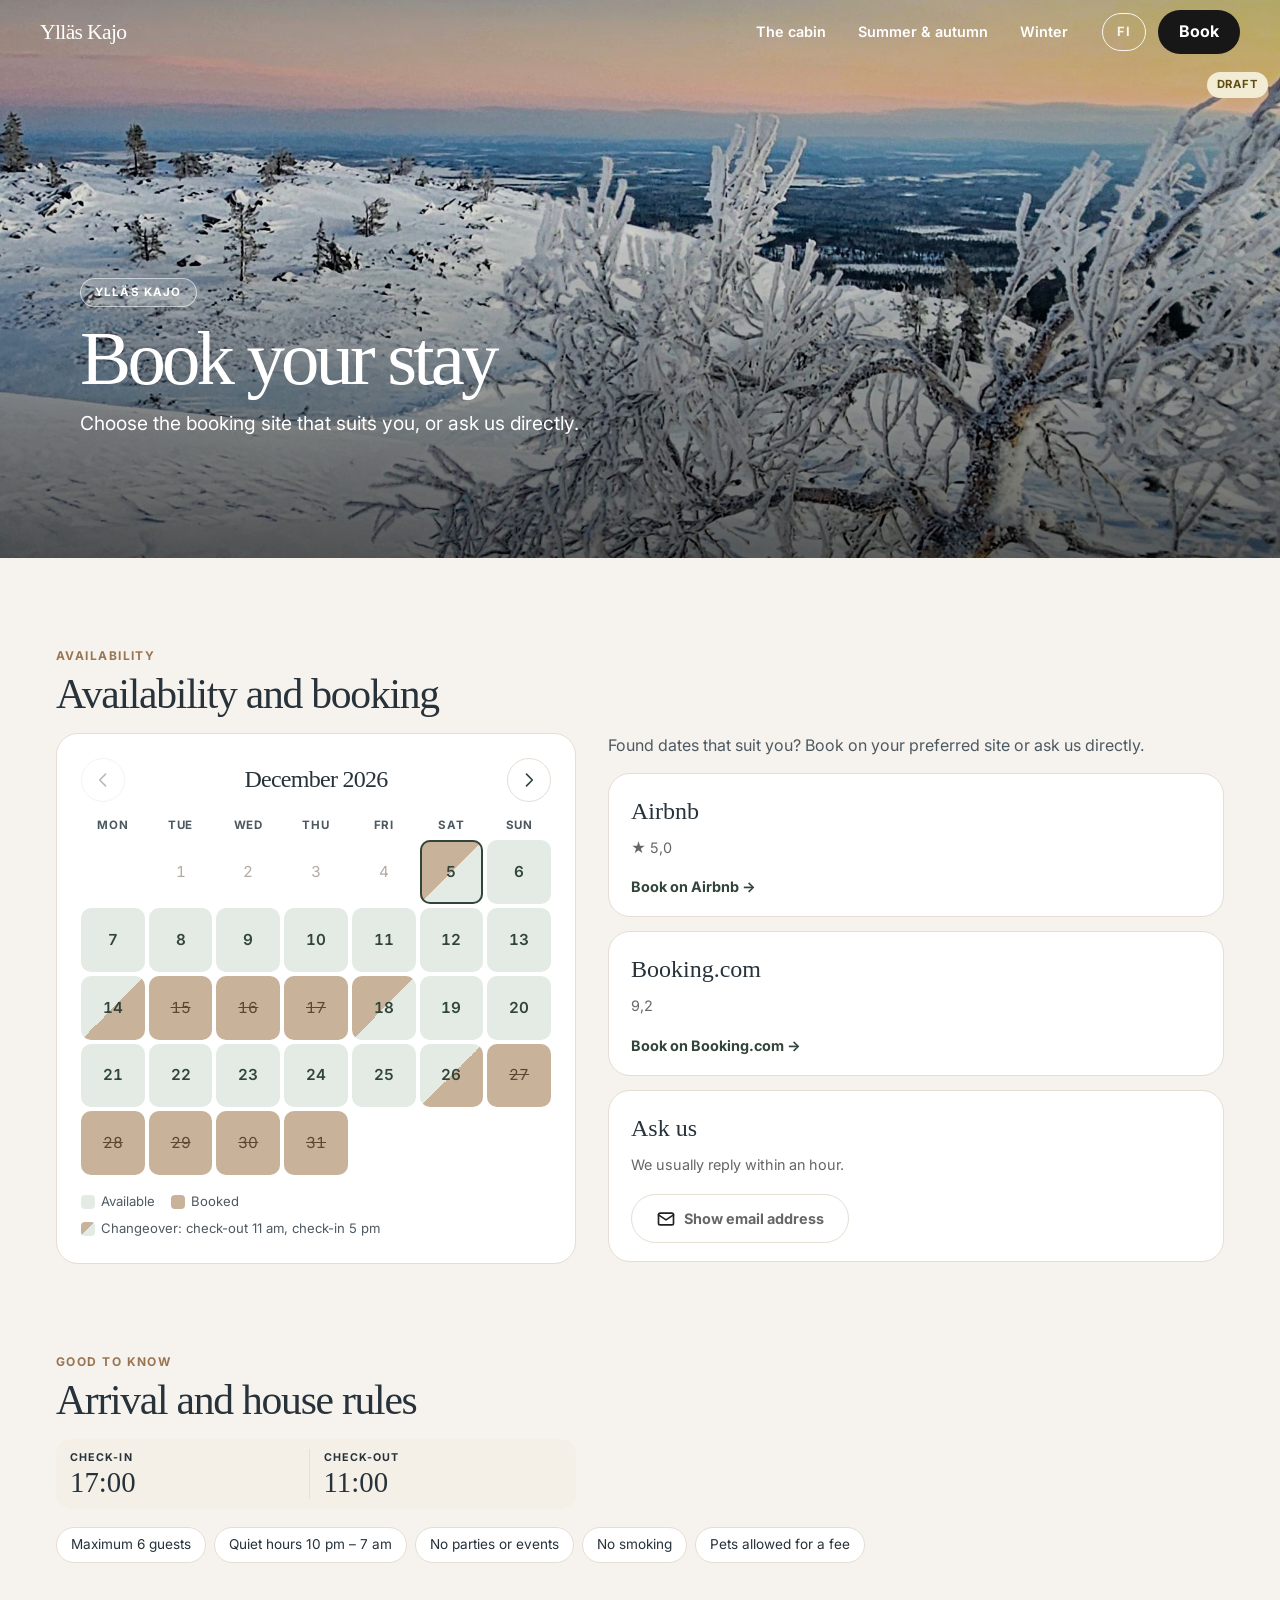
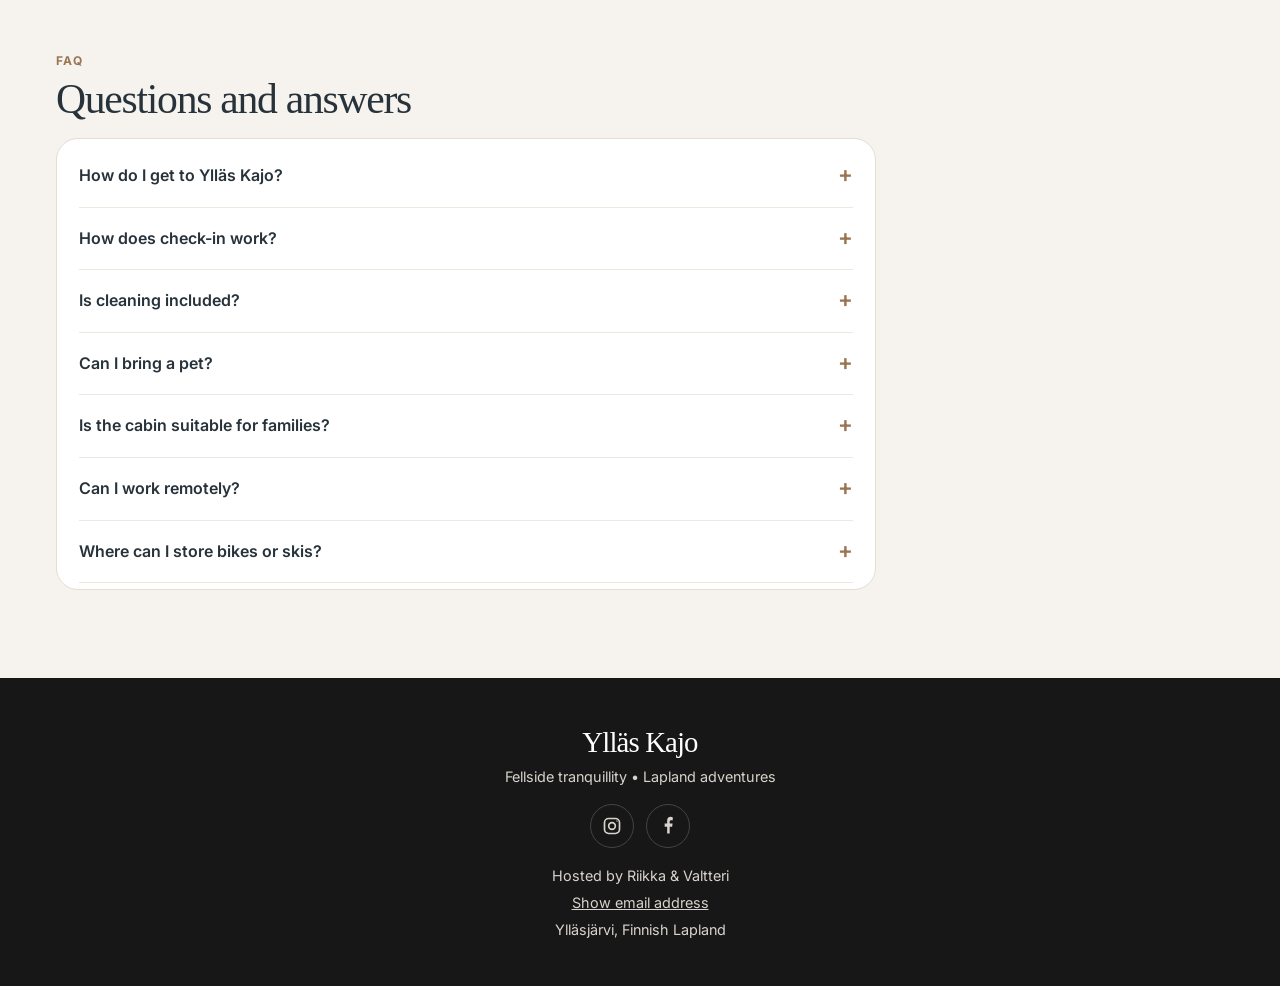
<file: en/book.html>
<!DOCTYPE html>
<html lang="en">
<head>
<meta charset="UTF-8">
<meta name="viewport" content="width=device-width, initial-scale=1">
<title>Book | Ylläs Kajo</title>
<meta name="description" content="Book Ylläs Kajo on Airbnb or Booking.com, or ask the hosts directly.">
<meta name="robots" content="noindex">
<link rel="canonical" href="https://venstedt.github.io/yllaskajo-site/en/book.html">
<link rel="alternate" hreflang="fi" href="https://venstedt.github.io/yllaskajo-site/varaa.html">
<link rel="alternate" hreflang="en" href="https://venstedt.github.io/yllaskajo-site/en/book.html">
<link rel="alternate" hreflang="x-default" href="https://venstedt.github.io/yllaskajo-site/en/book.html">
<meta property="og:type" content="website">
<meta property="og:title" content="Book | Ylläs Kajo">
<meta property="og:description" content="Book Ylläs Kajo on Airbnb or Booking.com, or ask the hosts directly.">
<meta property="og:image" content="https://venstedt.github.io/yllaskajo-site/assets/img/og.jpg">
<meta property="og:locale" content="en_GB">
<meta name="twitter:card" content="summary_large_image">
<meta name="theme-color" content="#f6f3ee">
<link rel="icon" href="../assets/favicon.svg" type="image/svg+xml">
<link rel="apple-touch-icon" href="../assets/apple-touch-icon.png">
<link rel="preconnect" href="https://fonts.googleapis.com">
<link rel="preconnect" href="https://fonts.gstatic.com" crossorigin>
<link rel="stylesheet" href="https://fonts.googleapis.com/css2?family=Inter:wght@400;500;600;700&display=swap">
<link rel="stylesheet" href="../assets/site.css?v=533ac286">
<style>.hero{background-image:url('../assets/img/tunturi_2.jpg')}@media (min-width:700px){.hero{background-image:url('../assets/img/tunturi_2-hero.jpg')}}</style>

</head>
<body>
<a class="skip" href="#sisalto">Skip to content</a>
<div class="topbar">
    <a class="brand" href="index.html">Ylläs Kajo</a>
    <nav class="toplinks" aria-label="Main menu"><a href="cabin.html">The cabin</a><a href="summer.html">Summer & autumn</a><a href="winter.html">Winter</a></nav>
    <a class="lang" href="../varaa.html" hreflang="fi" lang="fi" aria-label="Suomeksi">FI</a>
    <a class="btn btn-dark btn-book" href="book.html">Book</a>
</div>
<span class="draft-note">DRAFT</span>
<header class="hero short">
    <div class="hero-inner">
        <span class="pill">Ylläs Kajo</span>
        <h1>Book your stay</h1>
        <p class="hero-lead">Choose the booking site that suits you, or ask us directly.</p>
        <div class="hero-actions"></div>
    </div>
</header>
<main id="sisalto">
<section aria-labelledby="avail-title">
    <p class="eyebrow">Availability</p>
    <h2 class="title" id="avail-title">Availability and booking</h2>
    <div class="avail-layout">
    <div class="avail" id="avail" data-src="../assets/availability.json" data-lang="en"
         data-booked="booked" data-free="available"
         data-arrive="available for check-out"
         data-depart="available for check-in"
         data-past="past"
         data-error="Availability couldn't be loaded right now. Please check Airbnb or Booking.com.">
        <div class="avail-head">
            <button type="button" class="avail-nav" data-step="-1" aria-label="Previous month" title="Previous month"><svg viewBox="0 0 24 24" aria-hidden="true"><path d="m15 5-7 7 7 7"/></svg></button>
            <h3 class="avail-month" aria-live="polite"></h3>
            <button type="button" class="avail-nav" data-step="1" aria-label="Next month" title="Next month"><svg viewBox="0 0 24 24" aria-hidden="true"><path d="m9 5 7 7-7 7"/></svg></button>
        </div>
        <div class="avail-grid avail-wd" aria-hidden="true"></div>
        <div class="avail-grid avail-days" role="list"></div>
        <p class="avail-msg" role="status" hidden></p>
        <ul class="avail-legend">
            <li><span class="sw sw-free"></span>Available</li>
            <li><span class="sw sw-booked"></span>Booked</li>
            <li><span class="sw sw-change"></span>Changeover: check-out 11 am, check-in 5 pm</li>
        </ul>
    </div>
    <div class="avail-aside">
        <p class="avail-lead">Found dates that suit you? Book on your preferred site or ask us directly.</p>
        <div class="channels channels-stack">
            <a class="channel" href="https://www.airbnb.com/rooms/1505850569308831000" target="_blank" rel="noopener"><strong>Airbnb</strong><span>★ 5,0</span><span class="go">Book on Airbnb →</span></a>
            <a class="channel" href="https://www.booking.com/hotel/fi/yllas-kajo.en-gb.html" target="_blank" rel="noopener"><strong>Booking.com</strong><span>9,2</span><span class="go">Book on Booking.com →</span></a>
            <div class="channel"><strong>Ask us</strong><span>We usually reply within an hour.</span><span class="go"><button type="button" class="btn btn-line email-btn" data-subject="Booking enquiry Ylläs Kajo" data-copied="Address copied to clipboard"><svg class="icon" viewBox="0 0 24 24" aria-hidden="true"><rect x="3" y="5" width="18" height="14" rx="2"/><path d="m3 7 9 6 9-6"/></svg><span>Show email address</span></button></span></div>
        </div>
    </div>
    </div>
</section>
<script>
(() => {
    const root = document.getElementById('avail');
    if (!root) return;
    const d = root.dataset;
    const lang = d.lang === 'fi' ? 'fi-FI' : 'en-GB';
    const iso = x => `${x.getFullYear()}-${String(x.getMonth() + 1).padStart(2, '0')}-${String(x.getDate()).padStart(2, '0')}`;
    const now = new Date();
    const today = iso(now);
    const min = new Date(now.getFullYear(), now.getMonth(), 1);
    const max = new Date(now.getFullYear(), now.getMonth() + 12, 1);
    let view = new Date(min);
    let nights = null;  // varatut yöt: päivämäärä = saapumisyö
    const title = root.querySelector('.avail-month');
    const days = root.querySelector('.avail-days');
    const msg = root.querySelector('.avail-msg');
    const [prev, next] = root.querySelectorAll('.avail-nav');
    // Viikonpäivät maanantaista alkaen
    const wd = new Intl.DateTimeFormat(lang, { weekday: 'short' });
    root.querySelector('.avail-wd').innerHTML = [...Array(7)].map((_, i) =>
        `<span>${wd.format(new Date(2024, 0, 1 + i)).replace('.', '')}</span>`).join('');
    const monthFmt = new Intl.DateTimeFormat(lang, { month: 'long', year: 'numeric' });
    const dayFmt = new Intl.DateTimeFormat(lang, { day: 'numeric', month: 'long' });
    const draw = () => {
        const t = monthFmt.format(view);
        title.textContent = t.charAt(0).toUpperCase() + t.slice(1);
        prev.disabled = view <= min;
        next.disabled = view >= max;
        const y = view.getFullYear(), m = view.getMonth();
        const lead = (new Date(y, m, 1).getDay() + 6) % 7;
        const count = new Date(y, m + 1, 0).getDate();
        let html = '<span class="avail-pad" aria-hidden="true"></span>'.repeat(lead);
        for (let i = 1; i <= count; i++) {
            const day = new Date(y, m, i);
            const key = iso(day);
            let cls = 'free', label = d.free;
            if (key < today) { cls = 'past'; label = d.past; }
            else if (nights) {
                const inN = nights.has(key);
                const outN = nights.has(iso(new Date(y, m, i - 1)));
                if (inN && outN) { cls = 'booked'; label = d.booked; }
                else if (inN) { cls = 'arrive'; label = d.arrive; }
                else if (outN) { cls = 'depart'; label = d.depart; }
            } else cls += ' unknown';
            html += `<span role="listitem" class="avail-day ${cls}${key === today ? ' today' : ''}" aria-label="${dayFmt.format(day)}: ${label}">${i}</span>`;
        }
        days.innerHTML = html;
    };
    root.querySelectorAll('.avail-nav').forEach(b => b.addEventListener('click', () => {
        view = new Date(view.getFullYear(), view.getMonth() + Number(b.dataset.step), 1);
        draw();
    }));
    draw();
    fetch(d.src + '?v=' + Math.floor(Date.now() / 6e5), { cache: 'no-cache' })
        .then(r => { if (!r.ok) throw new Error(r.status); return r.json(); })
        .then(data => {
            nights = new Set();
            (data.booked || []).forEach(([a, b]) => {
                const [ay, am, ad] = a.split('-').map(Number);
                for (let x = new Date(ay, am - 1, ad); iso(x) < b; x.setDate(x.getDate() + 1)) nights.add(iso(x));
            });
            draw();
        })
        .catch(() => { msg.textContent = d.error; msg.hidden = false; root.classList.add('failed'); });
})();
</script>
<section aria-labelledby="info-title" style="padding-top:0">
    <p class="eyebrow">Good to know</p>
    <h2 class="title" id="info-title">Arrival and house rules</h2>
    <div class="times">
        <div><span class="times-label">Check-in</span><span class="times-value">17:00</span></div>
        <div><span class="times-label">Check-out</span><span class="times-value">11:00</span></div>
    </div>
    <ul class="extras"><li>Maximum 6 guests</li><li>Quiet hours 10 pm – 7 am</li><li>No parties or events</li><li>No smoking</li><li>Pets allowed for a fee</li></ul>
</section>
<section aria-labelledby="faq-title" style="padding-top:0">
    <p class="eyebrow">FAQ</p>
    <h2 class="title" id="faq-title">Questions and answers</h2>
    <div class="faq faq-wrap"><details><summary>How do I get to Ylläs Kajo?</summary><p>Kittilä airport is 37 km away and Kolari railway station 36 km. We recommend a car; there is free parking for two cars and an EV charger in the yard.</p></details><details><summary>How does check-in work?</summary><p>Self check-in from 5 pm with a key box. We'll send detailed arrival instructions before your stay.</p></details><details><summary>Is cleaning included?</summary><p>Yes, final cleaning is included in the price.</p></details><details><summary>Can I bring a pet?</summary><p>Yes, pets are welcome for an additional fee. Sofa covers are provided.</p></details><details><summary>Is the cabin suitable for families?</summary><p>Yes, children of all ages are welcome and there are two sledges for the kids. Please note that cots and extra beds are not available.</p></details><details><summary>Can I work remotely?</summary><p>Yes. The loft has two desks with monitors, keyboards and mice, and the WiFi is fast.</p></details><details><summary>Where can I store bikes or skis?</summary><p>There is a large lockable storage building in the yard for bikes and snowmobiles, plus a ski waxing stand.</p></details></div>
</section>
</main>
<footer class="site-footer">
    <h2>Ylläs Kajo</h2>
    <p>Fellside tranquillity • Lapland adventures</p>
    <div class="social">
        <a href="https://www.instagram.com/yllaskajo/" target="_blank" rel="noopener" aria-label="Instagram"><svg class="" viewBox="0 0 24 24" aria-hidden="true"><rect x="3" y="3" width="18" height="18" rx="5"/><circle cx="12" cy="12" r="4"/><circle cx="18" cy="6" r=".8" fill="currentColor" stroke="none"/></svg></a>
        <a href="https://www.facebook.com/profile.php?id=61579861190695" target="_blank" rel="noopener" aria-label="Facebook"><svg class="" viewBox="0 0 24 24" aria-hidden="true"><path d="M14 21v-8h3l.5-4H14V7c0-1.2.4-2 2-2h1.7V1.4A22 22 0 0 0 15.2 1C12.7 1 11 2.5 11 5.3V9H8v4h3v8z" fill="currentColor" stroke="none"/></svg></a>
    </div>
    <p>Hosted by Riikka & Valtteri</p>
    <p><button type="button" class="email-link email-btn" data-subject="Booking enquiry Ylläs Kajo" data-copied="Address copied to clipboard"><span>Show email address</span></button></p>
    <p>Ylläsjärvi, Finnish Lapland</p>
</footer>
<nav class="dock" aria-label="Pages"><a href="index.html" class=""><svg class="" viewBox="0 0 24 24" aria-hidden="true"><path d="m3 10 9-7 9 7"/><path d="M5 9v12h14V9"/><path d="M9 21v-8h6v8"/></svg><span>Home</span></a><a href="cabin.html" class=""><svg class="" viewBox="0 0 24 24" aria-hidden="true"><path d="M3 11 12 4l9 7"/><path d="M5 10v10h14V10"/><path d="M10 20v-5h4v5"/><path d="M16 6V3h2v5"/></svg><span>Cabin</span></a><a href="summer.html" class=""><svg class="" viewBox="0 0 24 24" aria-hidden="true"><circle cx="12" cy="12" r="4"/><path d="M12 2v2M12 20v2M4.9 4.9l1.4 1.4M17.7 17.7l1.4 1.4M2 12h2M20 12h2M4.9 19.1l1.4-1.4M17.7 6.3l1.4-1.4"/></svg><span>Summer</span></a><a href="winter.html" class=""><svg class="" viewBox="0 0 24 24" aria-hidden="true"><path d="M12 2v20M4 6l16 12M20 6 4 18"/><path d="m9 3 3 3 3-3M9 21l3-3 3 3"/></svg><span>Winter</span></a><a href="book.html" class="dock-book"><svg class="" viewBox="0 0 24 24" aria-hidden="true"><rect x="3" y="5" width="18" height="16" rx="2"/><path d="M16 3v4M8 3v4M3 10h18"/><path d="m9 15 2 2 4-4"/></svg><span>Book</span></a></nav>
<script>
(() => {
    // Sähköposti: osoite kootaan vasta painalluksesta. 1. painallus näyttää ja kopioi, 2. avaa sähköpostiohjelman.
    const emailAddress = () => ['yllas', 'kajo'].join('') + String.fromCharCode(64) + ['gmail', 'com'].join('.');
    document.querySelectorAll('.email-btn').forEach(btn => {
        btn.addEventListener('click', () => {
            const addr = emailAddress();
            const a = document.createElement('a');
            a.className = btn.className.replace('email-btn', 'email-shown');
            a.href = 'mailto:' + addr + '?subject=' + encodeURIComponent(btn.dataset.subject || '');
            a.textContent = addr;
            const note = document.createElement('span');
            note.className = 'email-note';
            note.setAttribute('role', 'status');
            btn.replaceWith(a);
            a.after(note);
            a.focus();
            try {
                navigator.clipboard.writeText(addr).then(() => { note.textContent = btn.dataset.copied; }, () => {});
            } catch (e) {}
        });
    });
    // Vieritys: sivuston sisäinen linkki avaa sivun alusta, Takaisin/Eteenpäin (selain tai hiiri)
    // palauttaa kohdan, jossa oltiin. Toimii myös upotetussa esikatselussa, joka säilyttää vierityksen.
    const store = {
        get: k => { try { return sessionStorage.getItem(k); } catch (e) { return null; } },
        set: (k, v) => { try { sessionStorage.setItem(k, v); } catch (e) {} },
        del: k => { try { sessionStorage.removeItem(k); } catch (e) {} },
    };
    const here = location.pathname;
    const fromLink = store.get('yk-top') === here;
    store.del('yk-top');
    const saved = store.get('yk-scroll:' + here);
    const target = location.hash ? null : (fromLink ? 0 : (saved !== null ? +saved : null));
    if (target !== null) {
        let userMoved = false;
        ['wheel', 'touchstart', 'keydown', 'mousedown'].forEach(e =>
            window.addEventListener(e, () => { userMoved = true; }, { once: true, passive: true }));
        const go = () => { if (!userMoved) window.scrollTo({ top: target, left: 0, behavior: 'instant' }); };
        go();
        window.addEventListener('load', () => [0, 100, 300, 700].forEach(ms => setTimeout(go, ms)));
    }
    document.addEventListener('click', e => {
        const a = e.target.closest('a[href]');
        if (!a || a.target === '_blank' || a.origin !== location.origin || a.hash) return;
        store.set('yk-top', a.pathname);
    });
    let t;
    window.addEventListener('scroll', () => {
        clearTimeout(t);
        t = setTimeout(() => store.set('yk-scroll:' + here, String(Math.round(window.scrollY))), 150);
    }, { passive: true });
    const bar = document.querySelector('.topbar');
    const hero = document.querySelector('.hero');
    const onScroll = () => bar.classList.toggle('solid', !hero || window.scrollY > hero.offsetHeight - 80);
    onScroll();
    window.addEventListener('scroll', onScroll, { passive: true });
    // Kuvagalleria: kuva aukeaa sivun päälle. Selaus nuolilla, näppäimillä tai pyyhkäisemällä
    // (edellinen ja seuraava kuva kulkevat vieressä sormen mukana). Sulku ruksista, Escillä tai taustasta.
    const shots = [...document.querySelectorAll('.gallery a[href$=".jpg"]')];
    if (shots.length) {
        const fi = document.documentElement.lang === 'fi';
        const lb = document.createElement('div');
        lb.className = 'lightbox';
        lb.hidden = true;
        lb.setAttribute('role', 'dialog');
        lb.setAttribute('aria-modal', 'true');
        lb.setAttribute('aria-label', fi ? 'Kuvagalleria' : 'Photo gallery');
        const svg = d => `<svg viewBox="0 0 24 24" aria-hidden="true"><path d="${d}"/></svg>`;
        lb.innerHTML = `<div class="lb-stage"><div class="lb-track">
                <div class="lb-slide"><img alt="" draggable="false"></div>
                <div class="lb-slide"><img alt="" draggable="false"></div>
                <div class="lb-slide"><img alt="" draggable="false"></div>
            </div></div>
            <p class="lb-caption" aria-live="polite"></p>
            <button type="button" class="lb-btn lb-close" aria-label="${fi ? 'Sulje' : 'Close'}">${svg('M6 6l12 12M18 6 6 18')}</button>
            <button type="button" class="lb-btn lb-prev" aria-label="${fi ? 'Edellinen kuva' : 'Previous photo'}">${svg('m15 5-7 7 7 7')}</button>
            <button type="button" class="lb-btn lb-next" aria-label="${fi ? 'Seuraava kuva' : 'Next photo'}">${svg('m9 5 7 7-7 7')}</button>`;
        document.body.append(lb);
        const stage = lb.querySelector('.lb-stage'), track = lb.querySelector('.lb-track');
        const imgs = [...track.querySelectorAll('img')], cap = lb.querySelector('.lb-caption');
        const n = shots.length, wrap = i => (i + n) % n;
        let cur = 0, opener = null, busy = false;
        const fill = () => {
            [cur - 1, cur, cur + 1].forEach((i, k) => {
                const a = shots[wrap(i)];
                if (imgs[k].getAttribute('src') !== a.href) imgs[k].src = a.href;
                imgs[k].alt = k === 1 ? (a.querySelector('img')?.alt || '') : '';
            });
            cap.textContent = `${imgs[1].alt}  ·  ${cur + 1} / ${n}`;
        };
        const slide = (x, ms) => {
            track.style.transition = ms ? `transform ${ms}ms cubic-bezier(.2,.7,.3,1)` : 'none';
            track.style.transform = `translateX(calc(-100% + ${x}px))`;
        };
        const go = dir => {
            if (busy || !dir) return;
            busy = true;
            slide(-dir * stage.clientWidth, 260);
            setTimeout(() => {
                cur = wrap(cur + dir);
                fill();
                slide(0, 0);
                busy = false;
            }, 270);
        };
        const open = i => {
            opener = document.activeElement;
            cur = i;
            lb.hidden = false;
            fill();
            slide(0, 0);
            document.documentElement.classList.add('lb-open');
            lb.querySelector('.lb-close').focus();
        };
        const close = () => {
            lb.hidden = true;
            document.documentElement.classList.remove('lb-open');
            if (opener) opener.focus();
        };
        shots.forEach((a, i) => a.addEventListener('click', e => { e.preventDefault(); open(i); }));
        lb.querySelector('.lb-close').addEventListener('click', close);
        lb.querySelector('.lb-prev').addEventListener('click', () => go(-1));
        lb.querySelector('.lb-next').addEventListener('click', () => go(1));
        lb.addEventListener('click', e => { if (e.target === lb || e.target.classList.contains('lb-slide')) close(); });
        document.addEventListener('keydown', e => {
            if (lb.hidden) return;
            if (e.key === 'Escape') close();
            else if (e.key === 'ArrowLeft') go(-1);
            else if (e.key === 'ArrowRight') go(1);
            else if (e.key === 'Tab') {
                const f = [...lb.querySelectorAll('button')];
                const k = f.indexOf(document.activeElement);
                e.preventDefault();
                f[(k + (e.shiftKey ? -1 : 1) + f.length) % f.length].focus();
            }
        });
        let x0 = null, y0 = 0, dx = 0, horiz = null;
        stage.addEventListener('touchstart', e => {
            if (busy || e.touches.length > 1) return;
            x0 = e.touches[0].clientX; y0 = e.touches[0].clientY; dx = 0; horiz = null;
        }, { passive: true });
        stage.addEventListener('touchmove', e => {
            if (x0 === null) return;
            dx = e.touches[0].clientX - x0;
            const dy = e.touches[0].clientY - y0;
            if (horiz === null && Math.abs(dx) + Math.abs(dy) > 8) horiz = Math.abs(dx) > Math.abs(dy);
            if (horiz) { e.preventDefault(); slide(dx, 0); }
        }, { passive: false });
        const end = () => {
            if (x0 === null) return;
            x0 = null;
            if (!horiz) return;
            if (Math.abs(dx) > Math.min(70, stage.clientWidth * .18)) go(dx < 0 ? 1 : -1);
            else slide(0, 220);
        };
        stage.addEventListener('touchend', end);
        stage.addEventListener('touchcancel', end);
    }
    // Kausi: touko–syyskuussa nostetaan kesä, muuten talvi.
    const month = new Date().getMonth() + 1;
    const summer = month >= 5 && month <= 9;
    if (hero && hero.dataset.winter && !summer) hero.classList.add('winter');
    const seasons = document.getElementById('seasons');
    if (seasons && !summer) seasons.prepend(seasons.querySelector('[data-season="winter"]'));
})();
</script>
</body>
</html>
</file>
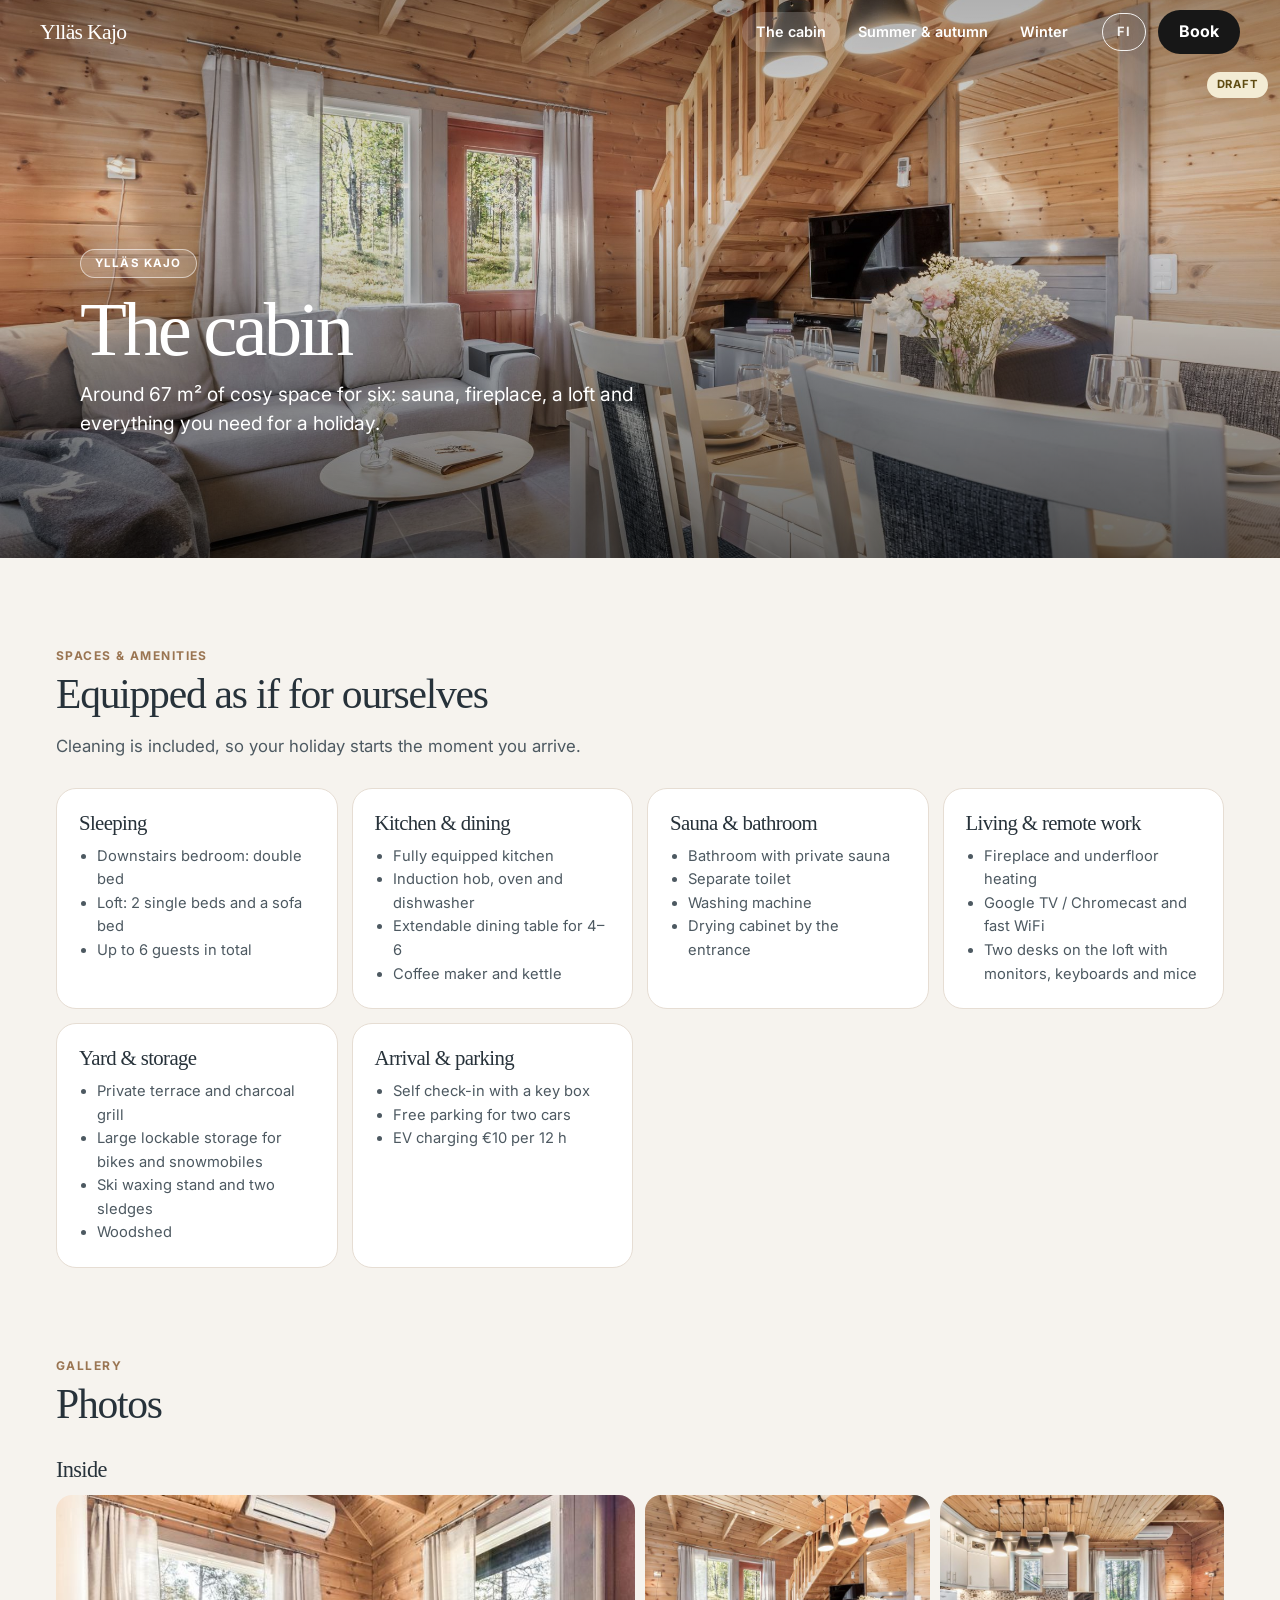
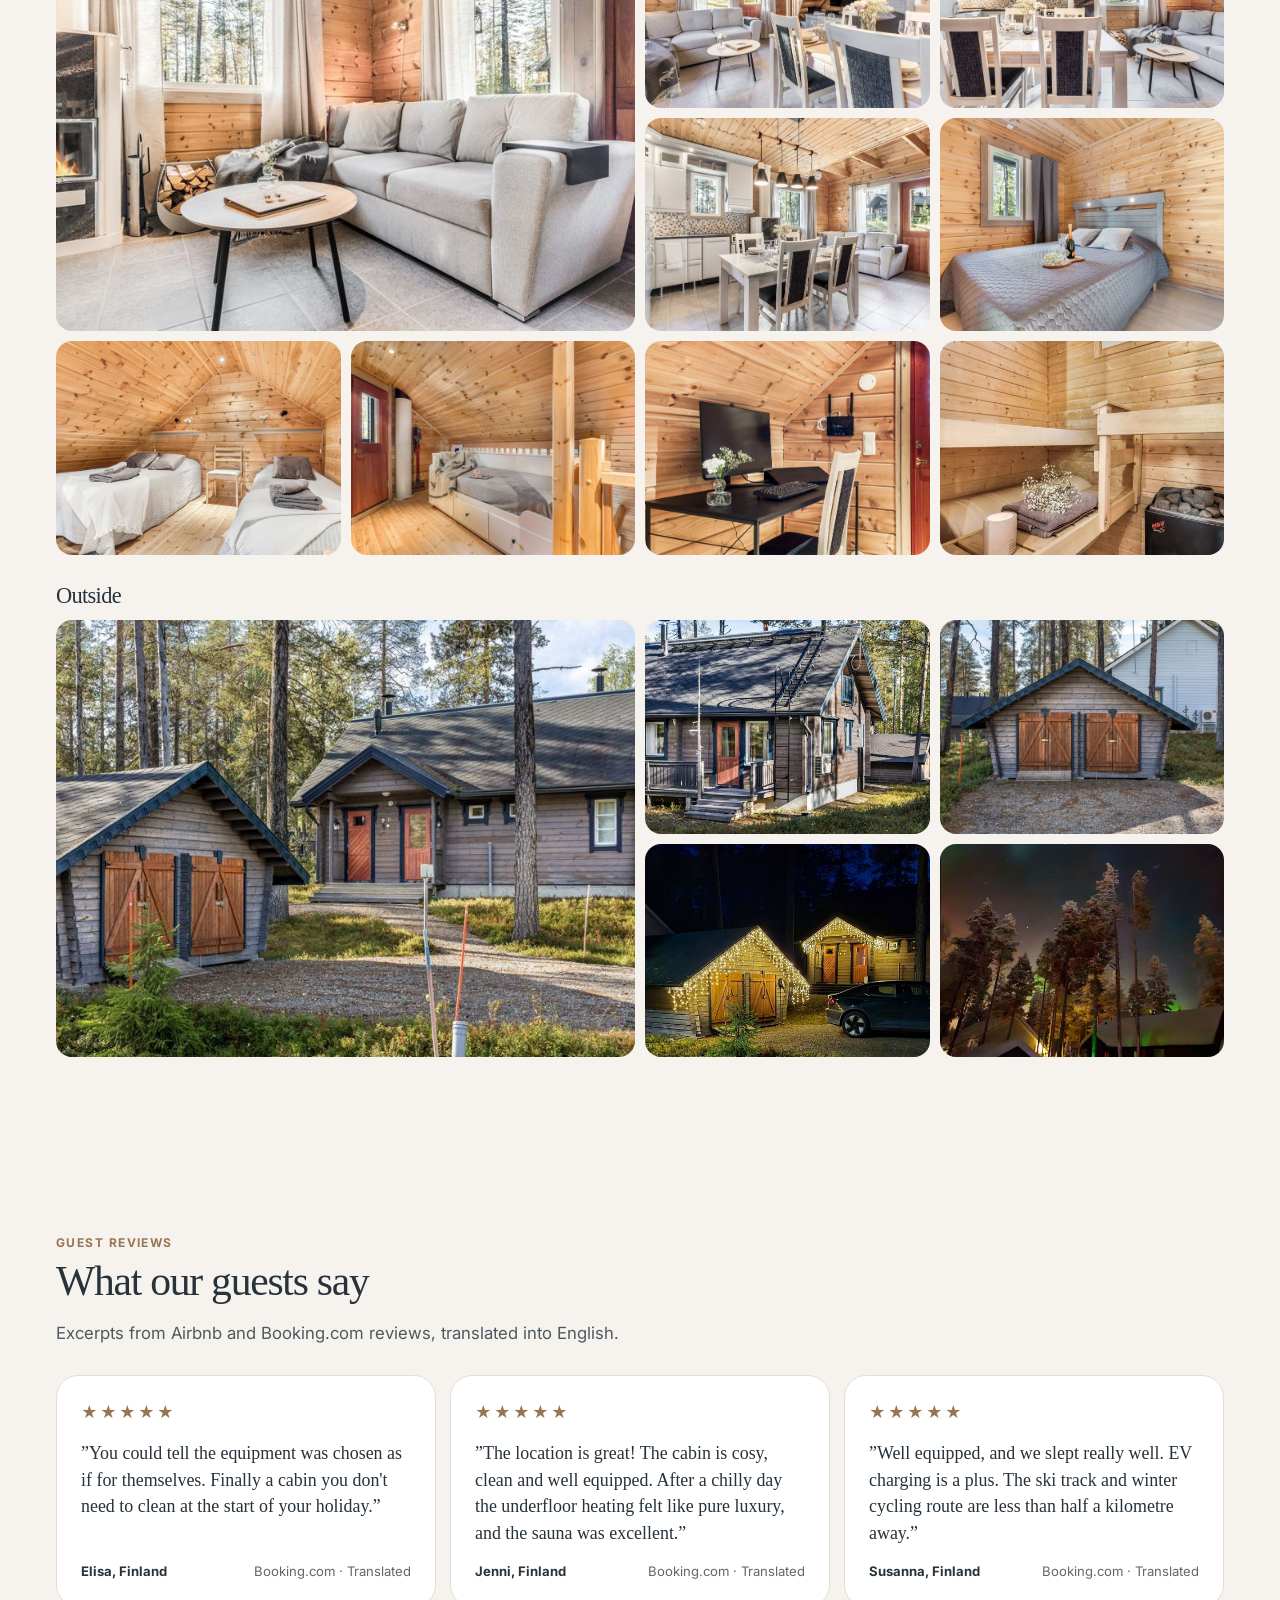
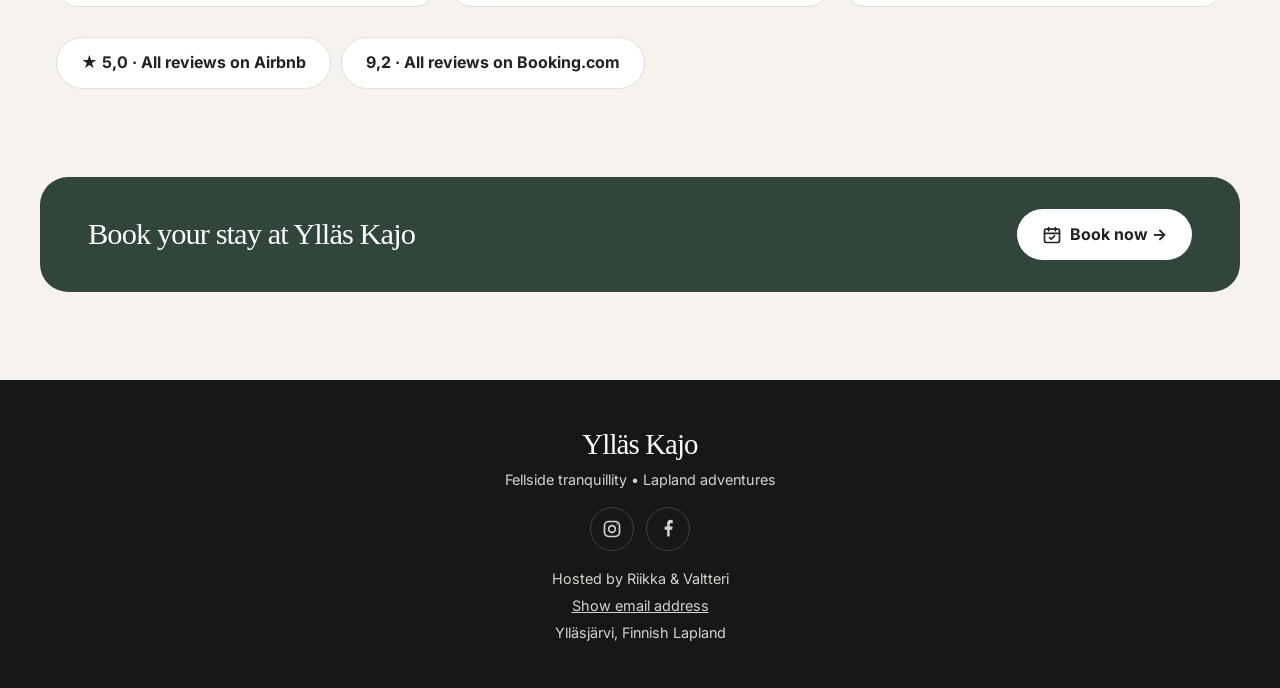
<file: en/cabin.html>
<!DOCTYPE html>
<html lang="en">
<head>
<meta charset="UTF-8">
<meta name="viewport" content="width=device-width, initial-scale=1">
<title>The cabin | Ylläs Kajo</title>
<meta name="description" content="Spaces, amenities and photos: bedroom and loft for six, sauna, fireplace, remote-work desks and lockable storage.">
<meta name="robots" content="noindex">
<link rel="canonical" href="https://venstedt.github.io/yllaskajo-site/en/cabin.html">
<link rel="alternate" hreflang="fi" href="https://venstedt.github.io/yllaskajo-site/mokki.html">
<link rel="alternate" hreflang="en" href="https://venstedt.github.io/yllaskajo-site/en/cabin.html">
<link rel="alternate" hreflang="x-default" href="https://venstedt.github.io/yllaskajo-site/en/cabin.html">
<meta property="og:type" content="website">
<meta property="og:title" content="The cabin | Ylläs Kajo">
<meta property="og:description" content="Spaces, amenities and photos: bedroom and loft for six, sauna, fireplace, remote-work desks and lockable storage.">
<meta property="og:image" content="https://venstedt.github.io/yllaskajo-site/assets/img/og.jpg">
<meta property="og:locale" content="en_GB">
<meta name="twitter:card" content="summary_large_image">
<meta name="theme-color" content="#f6f3ee">
<link rel="icon" href="../assets/favicon.svg" type="image/svg+xml">
<link rel="apple-touch-icon" href="../assets/apple-touch-icon.png">
<link rel="preconnect" href="https://fonts.googleapis.com">
<link rel="preconnect" href="https://fonts.gstatic.com" crossorigin>
<link rel="stylesheet" href="https://fonts.googleapis.com/css2?family=Inter:wght@400;500;600;700&display=swap">
<link rel="stylesheet" href="../assets/site.css?v=533ac286">
<style>.hero{background-image:url('../assets/img/yllas-kajo-35.jpg')}@media (min-width:700px){.hero{background-image:url('../assets/img/yllas-kajo-35-hero.jpg')}}</style>

</head>
<body>
<a class="skip" href="#sisalto">Skip to content</a>
<div class="topbar">
    <a class="brand" href="index.html">Ylläs Kajo</a>
    <nav class="toplinks" aria-label="Main menu"><a href="cabin.html" aria-current="page">The cabin</a><a href="summer.html">Summer & autumn</a><a href="winter.html">Winter</a></nav>
    <a class="lang" href="../mokki.html" hreflang="fi" lang="fi" aria-label="Suomeksi">FI</a>
    <a class="btn btn-dark btn-book" href="book.html">Book</a>
</div>
<span class="draft-note">DRAFT</span>
<header class="hero short">
    <div class="hero-inner">
        <span class="pill">Ylläs Kajo</span>
        <h1>The cabin</h1>
        <p class="hero-lead">Around 67 m² of cosy space for six: sauna, fireplace, a loft and everything you need for a holiday.</p>
        <div class="hero-actions"></div>
    </div>
</header>
<main id="sisalto">
<section aria-labelledby="spaces-title">
    <p class="eyebrow">Spaces & amenities</p>
    <h2 class="title" id="spaces-title">Equipped as if for ourselves</h2>
    <p class="lead">Cleaning is included, so your holiday starts the moment you arrive.</p>
    <div class="facts"><div class="fact-card"><h3>Sleeping</h3><ul><li>Downstairs bedroom: double bed</li><li>Loft: 2 single beds and a sofa bed</li><li>Up to 6 guests in total</li></ul></div><div class="fact-card"><h3>Kitchen & dining</h3><ul><li>Fully equipped kitchen</li><li>Induction hob, oven and dishwasher</li><li>Extendable dining table for 4–6</li><li>Coffee maker and kettle</li></ul></div><div class="fact-card"><h3>Sauna & bathroom</h3><ul><li>Bathroom with private sauna</li><li>Separate toilet</li><li>Washing machine</li><li>Drying cabinet by the entrance</li></ul></div><div class="fact-card"><h3>Living & remote work</h3><ul><li>Fireplace and underfloor heating</li><li>Google TV / Chromecast and fast WiFi</li><li>Two desks on the loft with monitors, keyboards and mice</li></ul></div><div class="fact-card"><h3>Yard & storage</h3><ul><li>Private terrace and charcoal grill</li><li>Large lockable storage for bikes and snowmobiles</li><li>Ski waxing stand and two sledges</li><li>Woodshed</li></ul></div><div class="fact-card"><h3>Arrival & parking</h3><ul><li>Self check-in with a key box</li><li>Free parking for two cars</li><li>EV charging €10 per 12 h</li></ul></div></div>
</section>
<section id="galleria" aria-labelledby="gal-title" style="padding-top:0">
    <p class="eyebrow">Gallery</p>
    <h2 class="title" id="gal-title">Photos</h2>
    <h3 style="margin:28px 0 12px;font-size:1.4rem">Inside</h3><div class="gallery"><a class="wide" href="../assets/img/yllas-kajo-32.jpg"><img src="../assets/img/yllas-kajo-32-800.jpg" srcset="../assets/img/yllas-kajo-32-800.jpg 800w, ../assets/img/yllas-kajo-32.jpg 1600w" sizes="(min-width: 860px) 50vw, 100vw" alt="Living room and fireplace" loading="lazy" decoding="async"></a><a class="" href="../assets/img/yllas-kajo-35.jpg"><img src="../assets/img/yllas-kajo-35-800.jpg" srcset="../assets/img/yllas-kajo-35-800.jpg 800w, ../assets/img/yllas-kajo-35.jpg 1600w" sizes="(min-width: 860px) 50vw, 100vw" alt="Living room" loading="lazy" decoding="async"></a><a class="" href="../assets/img/yllas-kajo-30.jpg"><img src="../assets/img/yllas-kajo-30-800.jpg" srcset="../assets/img/yllas-kajo-30-800.jpg 800w, ../assets/img/yllas-kajo-30.jpg 1600w" sizes="(min-width: 860px) 50vw, 100vw" alt="Kitchen" loading="lazy" decoding="async"></a><a class="" href="../assets/img/yllas-kajo-33.jpg"><img src="../assets/img/yllas-kajo-33-800.jpg" srcset="../assets/img/yllas-kajo-33-800.jpg 800w, ../assets/img/yllas-kajo-33.jpg 1600w" sizes="(min-width: 860px) 50vw, 100vw" alt="Dining table" loading="lazy" decoding="async"></a><a class="" href="../assets/img/yllas-kajo-6.jpg"><img src="../assets/img/yllas-kajo-6-800.jpg" srcset="../assets/img/yllas-kajo-6-800.jpg 800w, ../assets/img/yllas-kajo-6.jpg 1600w" sizes="(min-width: 860px) 50vw, 100vw" alt="Bedroom" loading="lazy" decoding="async"></a><a class="" href="../assets/img/yllas-kajo-17.jpg"><img src="../assets/img/yllas-kajo-17-800.jpg" srcset="../assets/img/yllas-kajo-17-800.jpg 800w, ../assets/img/yllas-kajo-17.jpg 1600w" sizes="(min-width: 860px) 50vw, 100vw" alt="Loft beds" loading="lazy" decoding="async"></a><a class="" href="../assets/img/yllas-kajo-22.jpg"><img src="../assets/img/yllas-kajo-22-800.jpg" srcset="../assets/img/yllas-kajo-22-800.jpg 800w, ../assets/img/yllas-kajo-22.jpg 1600w" sizes="(min-width: 860px) 50vw, 100vw" alt="Sofa bed on the loft" loading="lazy" decoding="async"></a><a class="" href="../assets/img/yllas-kajo-21.jpg"><img src="../assets/img/yllas-kajo-21-800.jpg" srcset="../assets/img/yllas-kajo-21-800.jpg 800w, ../assets/img/yllas-kajo-21.jpg 1600w" sizes="(min-width: 860px) 50vw, 100vw" alt="Remote-work desk" loading="lazy" decoding="async"></a><a class="" href="../assets/img/yllas-kajo-8.jpg"><img src="../assets/img/yllas-kajo-8-800.jpg" srcset="../assets/img/yllas-kajo-8-800.jpg 800w, ../assets/img/yllas-kajo-8.jpg 1600w" sizes="(min-width: 860px) 50vw, 100vw" alt="Sauna" loading="lazy" decoding="async"></a></div><h3 style="margin:28px 0 12px;font-size:1.4rem">Outside</h3><div class="gallery"><a class="wide" href="../assets/img/yllas-kajo-1.jpg"><img src="../assets/img/yllas-kajo-1-800.jpg" srcset="../assets/img/yllas-kajo-1-800.jpg 800w, ../assets/img/yllas-kajo-1.jpg 1600w" sizes="(min-width: 860px) 50vw, 100vw" alt="Ylläs Kajo and storage in summer" loading="lazy" decoding="async"></a><a class="" href="../assets/img/yllas-kajo-5.jpg"><img src="../assets/img/yllas-kajo-5-800.jpg" srcset="../assets/img/yllas-kajo-5-800.jpg 800w, ../assets/img/yllas-kajo-5.jpg 1600w" sizes="(min-width: 860px) 50vw, 100vw" alt="The house in summer" loading="lazy" decoding="async"></a><a class="" href="../assets/img/yllas-kajo-2.jpg"><img src="../assets/img/yllas-kajo-2-800.jpg" srcset="../assets/img/yllas-kajo-2-800.jpg 800w, ../assets/img/yllas-kajo-2.jpg 1600w" sizes="(min-width: 860px) 50vw, 100vw" alt="Lockable storage" loading="lazy" decoding="async"></a><a class="" href="../assets/img/kajo_valot.jpg"><img src="../assets/img/kajo_valot-800.jpg" srcset="../assets/img/kajo_valot-800.jpg 800w, ../assets/img/kajo_valot.jpg 1600w" sizes="(min-width: 860px) 50vw, 100vw" alt="Autumn evening" loading="lazy" decoding="async"></a><a class="" href="../assets/img/revot_3.jpg"><img src="../assets/img/revot_3-800.jpg" srcset="../assets/img/revot_3-800.jpg 800w, ../assets/img/revot_3.jpg 1600w" sizes="(min-width: 860px) 50vw, 100vw" alt="Northern lights above the cabin" loading="lazy" decoding="async"></a></div>
</section>
<section id="palautteet" aria-labelledby="reviews-title">
    <p class="eyebrow">Guest reviews</p>
    <h2 class="title" id="reviews-title">What our guests say</h2>
    <p class="lead">Excerpts from Airbnb and Booking.com reviews, translated into English.</p>
    <div class="reviews" tabindex="0">
        <article class="review">
    <div class="stars" aria-hidden="true">★★★★★</div>
    <blockquote>”You could tell the equipment was chosen as if for themselves. Finally a cabin you don&#x27;t need to clean at the start of your holiday.”</blockquote>
    <footer><strong>Elisa, Finland</strong><span>Booking.com · Translated</span></footer>
</article><article class="review">
    <div class="stars" aria-hidden="true">★★★★★</div>
    <blockquote>”The location is great! The cabin is cosy, clean and well equipped. After a chilly day the underfloor heating felt like pure luxury, and the sauna was excellent.”</blockquote>
    <footer><strong>Jenni, Finland</strong><span>Booking.com · Translated</span></footer>
</article><article class="review">
    <div class="stars" aria-hidden="true">★★★★★</div>
    <blockquote>”Well equipped, and we slept really well. EV charging is a plus. The ski track and winter cycling route are less than half a kilometre away.”</blockquote>
    <footer><strong>Susanna, Finland</strong><span>Booking.com · Translated</span></footer>
</article>
    </div>
    <div class="review-sources">
        <a class="btn btn-line" href="https://www.airbnb.com/rooms/1505850569308831000" target="_blank" rel="noopener">★ 5,0 · All reviews on Airbnb</a>
        <a class="btn btn-line" href="https://www.booking.com/hotel/fi/yllas-kajo.en-gb.html" target="_blank" rel="noopener">9,2 · All reviews on Booking.com</a>
    </div>
</section>
<aside class="cta" aria-labelledby="cta-title">
    <h2 id="cta-title">Book your stay at Ylläs Kajo</h2>
    <a class="btn" href="book.html"><svg class="icon" viewBox="0 0 24 24" aria-hidden="true"><rect x="3" y="5" width="18" height="16" rx="2"/><path d="M16 3v4M8 3v4M3 10h18"/><path d="m9 15 2 2 4-4"/></svg>Book now →</a>
</aside>
</main>
<footer class="site-footer">
    <h2>Ylläs Kajo</h2>
    <p>Fellside tranquillity • Lapland adventures</p>
    <div class="social">
        <a href="https://www.instagram.com/yllaskajo/" target="_blank" rel="noopener" aria-label="Instagram"><svg class="" viewBox="0 0 24 24" aria-hidden="true"><rect x="3" y="3" width="18" height="18" rx="5"/><circle cx="12" cy="12" r="4"/><circle cx="18" cy="6" r=".8" fill="currentColor" stroke="none"/></svg></a>
        <a href="https://www.facebook.com/profile.php?id=61579861190695" target="_blank" rel="noopener" aria-label="Facebook"><svg class="" viewBox="0 0 24 24" aria-hidden="true"><path d="M14 21v-8h3l.5-4H14V7c0-1.2.4-2 2-2h1.7V1.4A22 22 0 0 0 15.2 1C12.7 1 11 2.5 11 5.3V9H8v4h3v8z" fill="currentColor" stroke="none"/></svg></a>
    </div>
    <p>Hosted by Riikka & Valtteri</p>
    <p><button type="button" class="email-link email-btn" data-subject="Booking enquiry Ylläs Kajo" data-copied="Address copied to clipboard"><span>Show email address</span></button></p>
    <p>Ylläsjärvi, Finnish Lapland</p>
</footer>
<nav class="dock" aria-label="Pages"><a href="index.html" class=""><svg class="" viewBox="0 0 24 24" aria-hidden="true"><path d="m3 10 9-7 9 7"/><path d="M5 9v12h14V9"/><path d="M9 21v-8h6v8"/></svg><span>Home</span></a><a href="cabin.html" class="" aria-current="page"><svg class="" viewBox="0 0 24 24" aria-hidden="true"><path d="M3 11 12 4l9 7"/><path d="M5 10v10h14V10"/><path d="M10 20v-5h4v5"/><path d="M16 6V3h2v5"/></svg><span>Cabin</span></a><a href="summer.html" class=""><svg class="" viewBox="0 0 24 24" aria-hidden="true"><circle cx="12" cy="12" r="4"/><path d="M12 2v2M12 20v2M4.9 4.9l1.4 1.4M17.7 17.7l1.4 1.4M2 12h2M20 12h2M4.9 19.1l1.4-1.4M17.7 6.3l1.4-1.4"/></svg><span>Summer</span></a><a href="winter.html" class=""><svg class="" viewBox="0 0 24 24" aria-hidden="true"><path d="M12 2v20M4 6l16 12M20 6 4 18"/><path d="m9 3 3 3 3-3M9 21l3-3 3 3"/></svg><span>Winter</span></a><a href="book.html" class="dock-book"><svg class="" viewBox="0 0 24 24" aria-hidden="true"><rect x="3" y="5" width="18" height="16" rx="2"/><path d="M16 3v4M8 3v4M3 10h18"/><path d="m9 15 2 2 4-4"/></svg><span>Book</span></a></nav>
<script>
(() => {
    // Sähköposti: osoite kootaan vasta painalluksesta. 1. painallus näyttää ja kopioi, 2. avaa sähköpostiohjelman.
    const emailAddress = () => ['yllas', 'kajo'].join('') + String.fromCharCode(64) + ['gmail', 'com'].join('.');
    document.querySelectorAll('.email-btn').forEach(btn => {
        btn.addEventListener('click', () => {
            const addr = emailAddress();
            const a = document.createElement('a');
            a.className = btn.className.replace('email-btn', 'email-shown');
            a.href = 'mailto:' + addr + '?subject=' + encodeURIComponent(btn.dataset.subject || '');
            a.textContent = addr;
            const note = document.createElement('span');
            note.className = 'email-note';
            note.setAttribute('role', 'status');
            btn.replaceWith(a);
            a.after(note);
            a.focus();
            try {
                navigator.clipboard.writeText(addr).then(() => { note.textContent = btn.dataset.copied; }, () => {});
            } catch (e) {}
        });
    });
    // Vieritys: sivuston sisäinen linkki avaa sivun alusta, Takaisin/Eteenpäin (selain tai hiiri)
    // palauttaa kohdan, jossa oltiin. Toimii myös upotetussa esikatselussa, joka säilyttää vierityksen.
    const store = {
        get: k => { try { return sessionStorage.getItem(k); } catch (e) { return null; } },
        set: (k, v) => { try { sessionStorage.setItem(k, v); } catch (e) {} },
        del: k => { try { sessionStorage.removeItem(k); } catch (e) {} },
    };
    const here = location.pathname;
    const fromLink = store.get('yk-top') === here;
    store.del('yk-top');
    const saved = store.get('yk-scroll:' + here);
    const target = location.hash ? null : (fromLink ? 0 : (saved !== null ? +saved : null));
    if (target !== null) {
        let userMoved = false;
        ['wheel', 'touchstart', 'keydown', 'mousedown'].forEach(e =>
            window.addEventListener(e, () => { userMoved = true; }, { once: true, passive: true }));
        const go = () => { if (!userMoved) window.scrollTo({ top: target, left: 0, behavior: 'instant' }); };
        go();
        window.addEventListener('load', () => [0, 100, 300, 700].forEach(ms => setTimeout(go, ms)));
    }
    document.addEventListener('click', e => {
        const a = e.target.closest('a[href]');
        if (!a || a.target === '_blank' || a.origin !== location.origin || a.hash) return;
        store.set('yk-top', a.pathname);
    });
    let t;
    window.addEventListener('scroll', () => {
        clearTimeout(t);
        t = setTimeout(() => store.set('yk-scroll:' + here, String(Math.round(window.scrollY))), 150);
    }, { passive: true });
    const bar = document.querySelector('.topbar');
    const hero = document.querySelector('.hero');
    const onScroll = () => bar.classList.toggle('solid', !hero || window.scrollY > hero.offsetHeight - 80);
    onScroll();
    window.addEventListener('scroll', onScroll, { passive: true });
    // Kuvagalleria: kuva aukeaa sivun päälle. Selaus nuolilla, näppäimillä tai pyyhkäisemällä
    // (edellinen ja seuraava kuva kulkevat vieressä sormen mukana). Sulku ruksista, Escillä tai taustasta.
    const shots = [...document.querySelectorAll('.gallery a[href$=".jpg"]')];
    if (shots.length) {
        const fi = document.documentElement.lang === 'fi';
        const lb = document.createElement('div');
        lb.className = 'lightbox';
        lb.hidden = true;
        lb.setAttribute('role', 'dialog');
        lb.setAttribute('aria-modal', 'true');
        lb.setAttribute('aria-label', fi ? 'Kuvagalleria' : 'Photo gallery');
        const svg = d => `<svg viewBox="0 0 24 24" aria-hidden="true"><path d="${d}"/></svg>`;
        lb.innerHTML = `<div class="lb-stage"><div class="lb-track">
                <div class="lb-slide"><img alt="" draggable="false"></div>
                <div class="lb-slide"><img alt="" draggable="false"></div>
                <div class="lb-slide"><img alt="" draggable="false"></div>
            </div></div>
            <p class="lb-caption" aria-live="polite"></p>
            <button type="button" class="lb-btn lb-close" aria-label="${fi ? 'Sulje' : 'Close'}">${svg('M6 6l12 12M18 6 6 18')}</button>
            <button type="button" class="lb-btn lb-prev" aria-label="${fi ? 'Edellinen kuva' : 'Previous photo'}">${svg('m15 5-7 7 7 7')}</button>
            <button type="button" class="lb-btn lb-next" aria-label="${fi ? 'Seuraava kuva' : 'Next photo'}">${svg('m9 5 7 7-7 7')}</button>`;
        document.body.append(lb);
        const stage = lb.querySelector('.lb-stage'), track = lb.querySelector('.lb-track');
        const imgs = [...track.querySelectorAll('img')], cap = lb.querySelector('.lb-caption');
        const n = shots.length, wrap = i => (i + n) % n;
        let cur = 0, opener = null, busy = false;
        const fill = () => {
            [cur - 1, cur, cur + 1].forEach((i, k) => {
                const a = shots[wrap(i)];
                if (imgs[k].getAttribute('src') !== a.href) imgs[k].src = a.href;
                imgs[k].alt = k === 1 ? (a.querySelector('img')?.alt || '') : '';
            });
            cap.textContent = `${imgs[1].alt}  ·  ${cur + 1} / ${n}`;
        };
        const slide = (x, ms) => {
            track.style.transition = ms ? `transform ${ms}ms cubic-bezier(.2,.7,.3,1)` : 'none';
            track.style.transform = `translateX(calc(-100% + ${x}px))`;
        };
        const go = dir => {
            if (busy || !dir) return;
            busy = true;
            slide(-dir * stage.clientWidth, 260);
            setTimeout(() => {
                cur = wrap(cur + dir);
                fill();
                slide(0, 0);
                busy = false;
            }, 270);
        };
        const open = i => {
            opener = document.activeElement;
            cur = i;
            lb.hidden = false;
            fill();
            slide(0, 0);
            document.documentElement.classList.add('lb-open');
            lb.querySelector('.lb-close').focus();
        };
        const close = () => {
            lb.hidden = true;
            document.documentElement.classList.remove('lb-open');
            if (opener) opener.focus();
        };
        shots.forEach((a, i) => a.addEventListener('click', e => { e.preventDefault(); open(i); }));
        lb.querySelector('.lb-close').addEventListener('click', close);
        lb.querySelector('.lb-prev').addEventListener('click', () => go(-1));
        lb.querySelector('.lb-next').addEventListener('click', () => go(1));
        lb.addEventListener('click', e => { if (e.target === lb || e.target.classList.contains('lb-slide')) close(); });
        document.addEventListener('keydown', e => {
            if (lb.hidden) return;
            if (e.key === 'Escape') close();
            else if (e.key === 'ArrowLeft') go(-1);
            else if (e.key === 'ArrowRight') go(1);
            else if (e.key === 'Tab') {
                const f = [...lb.querySelectorAll('button')];
                const k = f.indexOf(document.activeElement);
                e.preventDefault();
                f[(k + (e.shiftKey ? -1 : 1) + f.length) % f.length].focus();
            }
        });
        let x0 = null, y0 = 0, dx = 0, horiz = null;
        stage.addEventListener('touchstart', e => {
            if (busy || e.touches.length > 1) return;
            x0 = e.touches[0].clientX; y0 = e.touches[0].clientY; dx = 0; horiz = null;
        }, { passive: true });
        stage.addEventListener('touchmove', e => {
            if (x0 === null) return;
            dx = e.touches[0].clientX - x0;
            const dy = e.touches[0].clientY - y0;
            if (horiz === null && Math.abs(dx) + Math.abs(dy) > 8) horiz = Math.abs(dx) > Math.abs(dy);
            if (horiz) { e.preventDefault(); slide(dx, 0); }
        }, { passive: false });
        const end = () => {
            if (x0 === null) return;
            x0 = null;
            if (!horiz) return;
            if (Math.abs(dx) > Math.min(70, stage.clientWidth * .18)) go(dx < 0 ? 1 : -1);
            else slide(0, 220);
        };
        stage.addEventListener('touchend', end);
        stage.addEventListener('touchcancel', end);
    }
    // Kausi: touko–syyskuussa nostetaan kesä, muuten talvi.
    const month = new Date().getMonth() + 1;
    const summer = month >= 5 && month <= 9;
    if (hero && hero.dataset.winter && !summer) hero.classList.add('winter');
    const seasons = document.getElementById('seasons');
    if (seasons && !summer) seasons.prepend(seasons.querySelector('[data-season="winter"]'));
})();
</script>
</body>
</html>
</file>
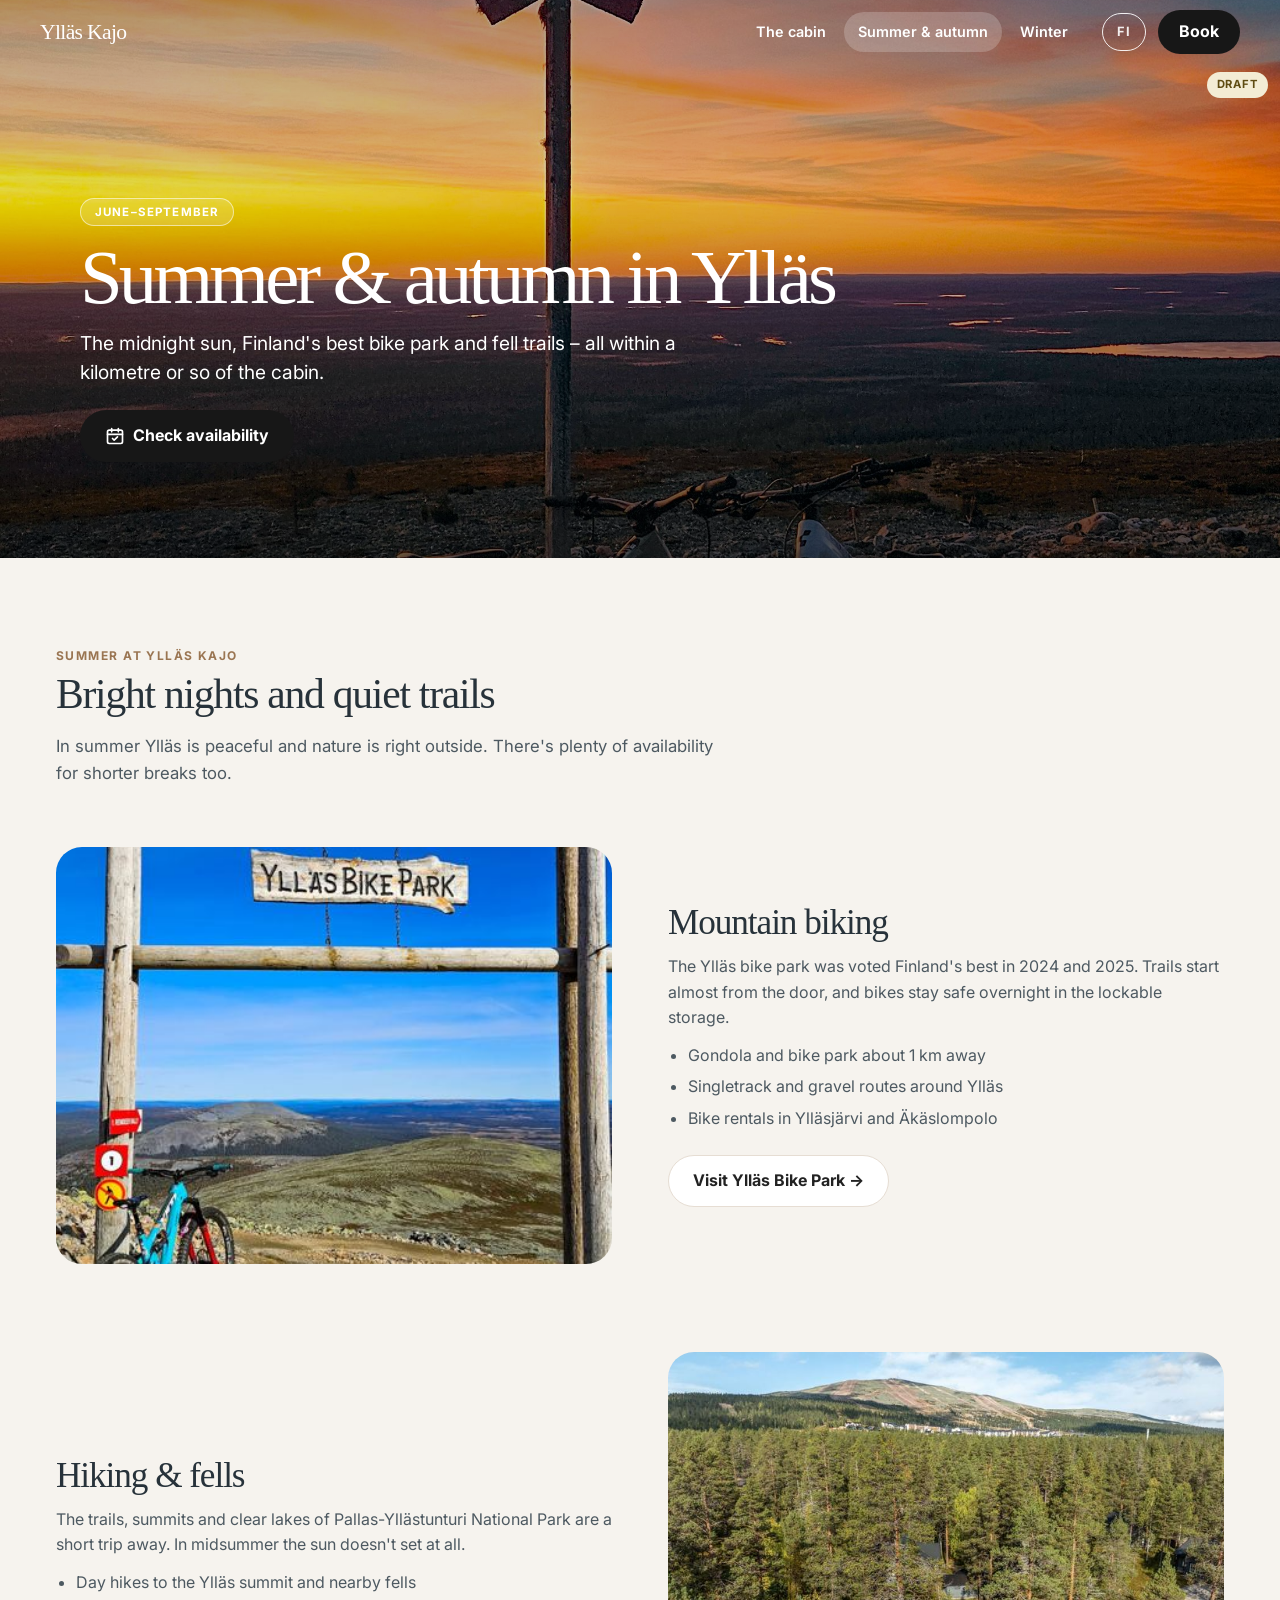
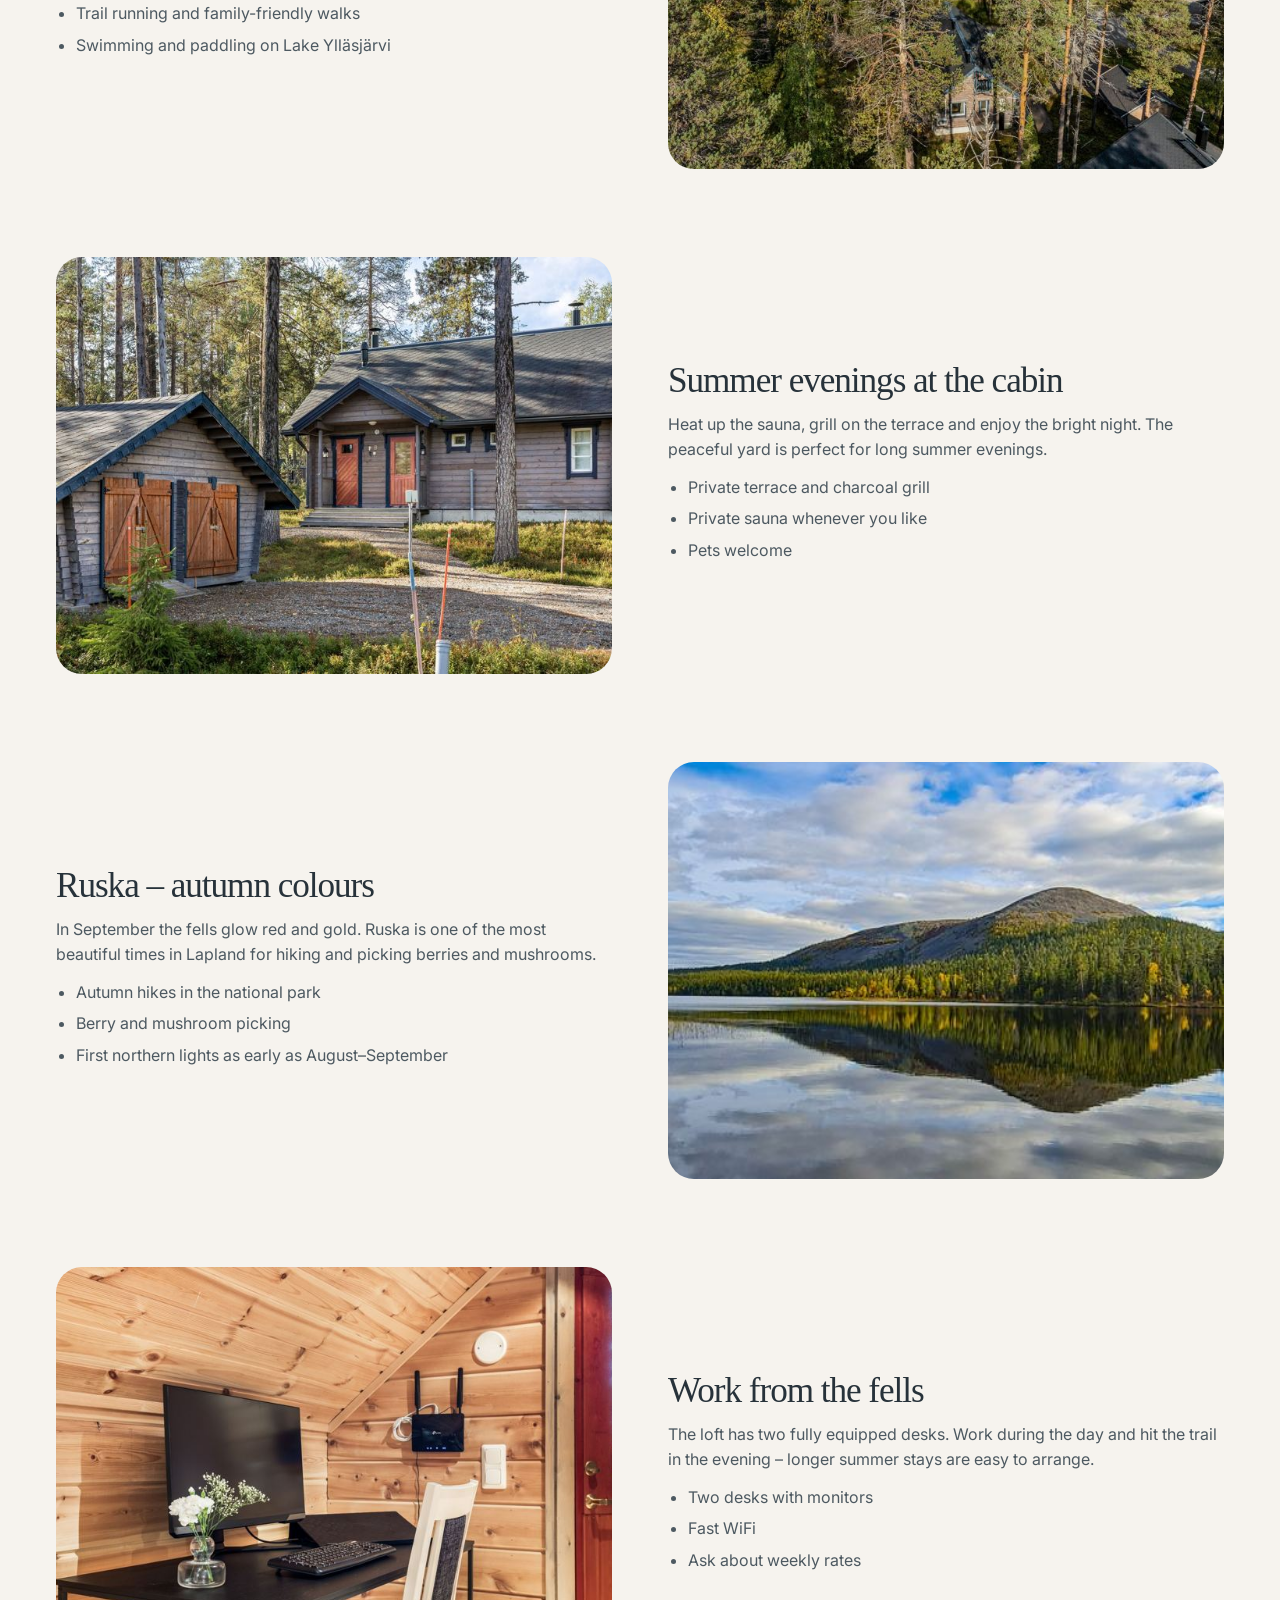
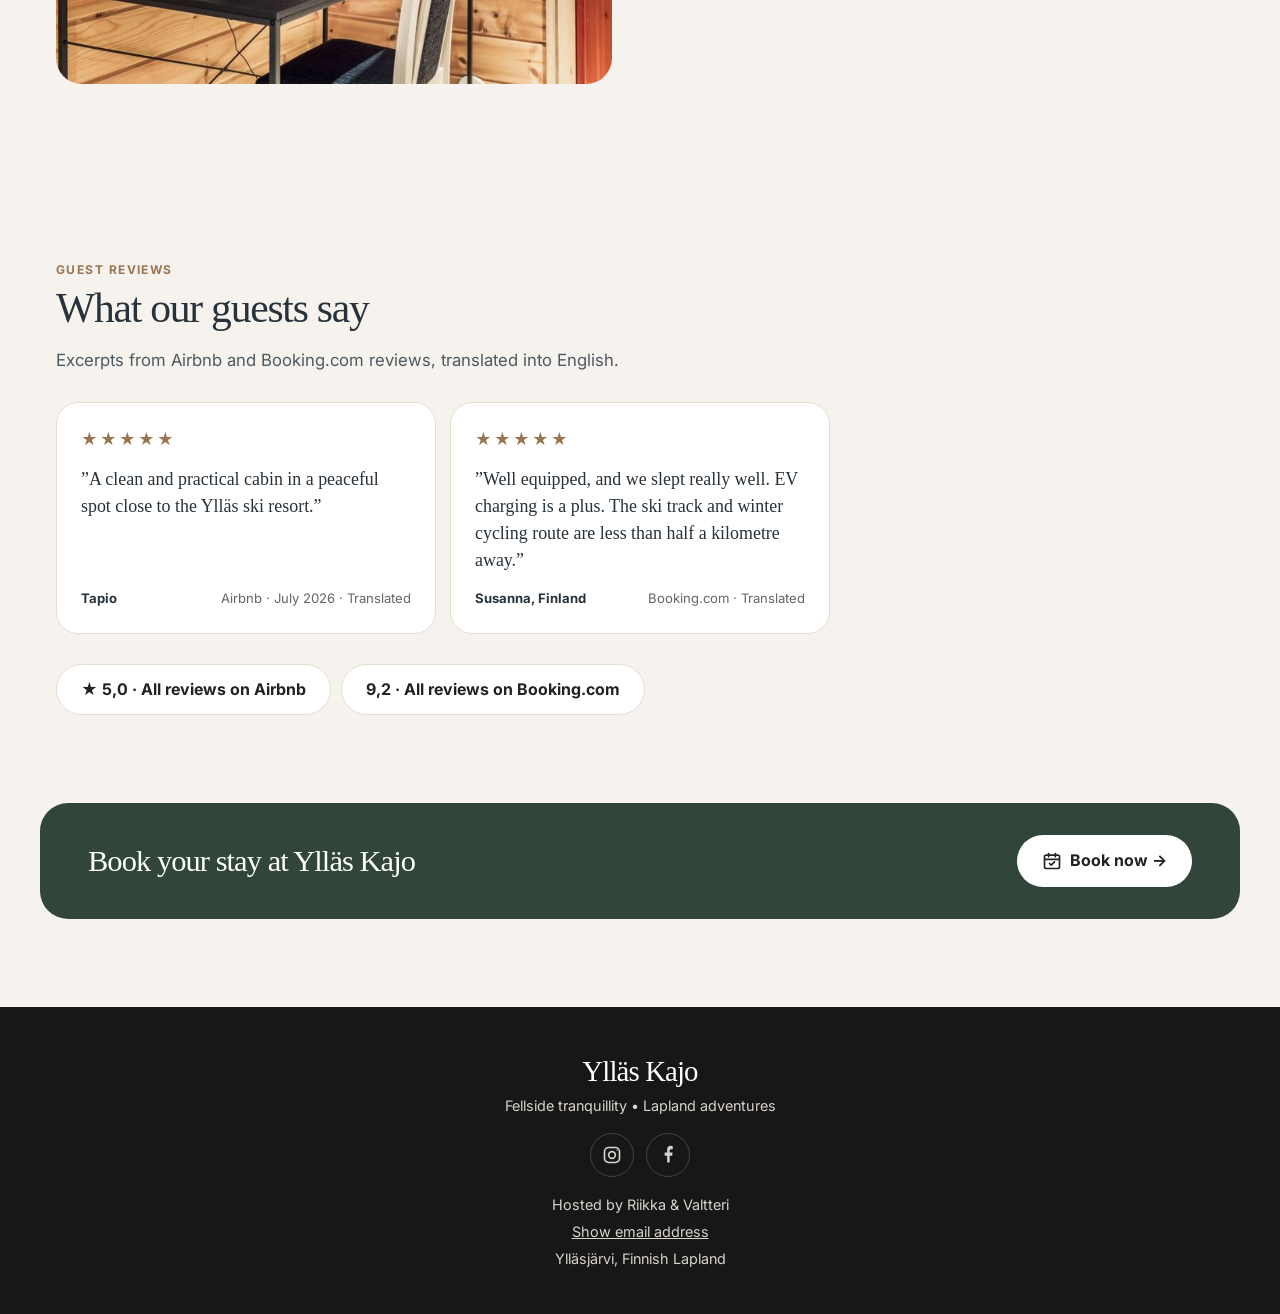
<file: en/summer.html>
<!DOCTYPE html>
<html lang="en">
<head>
<meta charset="UTF-8">
<meta name="viewport" content="width=device-width, initial-scale=1">
<title>Summer &amp; autumn in Ylläs | Ylläs Kajo</title>
<meta name="description" content="Summer in Ylläs, Lapland: bike park, hiking, the midnight sun and autumn colours. Cabin 1 km from the gondola.">
<meta name="robots" content="noindex">
<link rel="canonical" href="https://venstedt.github.io/yllaskajo-site/en/summer.html">
<link rel="alternate" hreflang="fi" href="https://venstedt.github.io/yllaskajo-site/kesa.html">
<link rel="alternate" hreflang="en" href="https://venstedt.github.io/yllaskajo-site/en/summer.html">
<link rel="alternate" hreflang="x-default" href="https://venstedt.github.io/yllaskajo-site/en/summer.html">
<meta property="og:type" content="website">
<meta property="og:title" content="Summer &amp; autumn in Ylläs | Ylläs Kajo">
<meta property="og:description" content="Summer in Ylläs, Lapland: bike park, hiking, the midnight sun and autumn colours. Cabin 1 km from the gondola.">
<meta property="og:image" content="https://venstedt.github.io/yllaskajo-site/assets/img/og.jpg">
<meta property="og:locale" content="en_GB">
<meta name="twitter:card" content="summary_large_image">
<meta name="theme-color" content="#f6f3ee">
<link rel="icon" href="../assets/favicon.svg" type="image/svg+xml">
<link rel="apple-touch-icon" href="../assets/apple-touch-icon.png">
<link rel="preconnect" href="https://fonts.googleapis.com">
<link rel="preconnect" href="https://fonts.gstatic.com" crossorigin>
<link rel="stylesheet" href="https://fonts.googleapis.com/css2?family=Inter:wght@400;500;600;700&display=swap">
<link rel="stylesheet" href="../assets/site.css?v=533ac286">
<style>.hero{background-image:url('../assets/img/bike_1.jpg')}@media (min-width:700px){.hero{background-image:url('../assets/img/bike_1-hero.jpg')}}</style>

</head>
<body>
<a class="skip" href="#sisalto">Skip to content</a>
<div class="topbar">
    <a class="brand" href="index.html">Ylläs Kajo</a>
    <nav class="toplinks" aria-label="Main menu"><a href="cabin.html">The cabin</a><a href="summer.html" aria-current="page">Summer & autumn</a><a href="winter.html">Winter</a></nav>
    <a class="lang" href="../kesa.html" hreflang="fi" lang="fi" aria-label="Suomeksi">FI</a>
    <a class="btn btn-dark btn-book" href="book.html">Book</a>
</div>
<span class="draft-note">DRAFT</span>
<header class="hero short">
    <div class="hero-inner">
        <span class="pill">June–September</span>
        <h1>Summer &amp; autumn in Ylläs</h1>
        <p class="hero-lead">The midnight sun, Finland's best bike park and fell trails – all within a kilometre or so of the cabin.</p>
        <div class="hero-actions"><a class="btn btn-dark" href="book.html"><svg class="icon" viewBox="0 0 24 24" aria-hidden="true"><rect x="3" y="5" width="18" height="16" rx="2"/><path d="M16 3v4M8 3v4M3 10h18"/><path d="m9 15 2 2 4-4"/></svg>Check availability</a></div>
    </div>
</header>
<main id="sisalto">
<section aria-labelledby="summer-title" style="padding-bottom:32px">
    <p class="eyebrow">Summer at Ylläs Kajo</p>
    <h2 class="title" id="summer-title">Bright nights and quiet trails</h2>
    <p class="lead">In summer Ylläs is peaceful and nature is right outside. There's plenty of availability for shorter breaks too.</p>
</section>
<section class="split">
    <img src="../assets/img/bikepark-800.jpg" srcset="../assets/img/bikepark-800.jpg 800w, ../assets/img/bikepark.jpg 1600w" sizes="(min-width: 860px) 50vw, 100vw" alt="Mountain biking" loading="lazy" decoding="async">
    <div><h2>Mountain biking</h2><p>The Ylläs bike park was voted Finland's best in 2024 and 2025. Trails start almost from the door, and bikes stay safe overnight in the lockable storage.</p><ul><li>Gondola and bike park about 1 km away</li><li>Singletrack and gravel routes around Ylläs</li><li>Bike rentals in Ylläsjärvi and Äkäslompolo</li></ul><a class="btn btn-line split-link" href="https://yllasbikepark.fi/en" target="_blank" rel="noopener">Visit Ylläs Bike Park →</a></div>
</section><section class="split flip">
    <img src="../assets/img/yllas-kajo-11-800.jpg" srcset="../assets/img/yllas-kajo-11-800.jpg 800w, ../assets/img/yllas-kajo-11.jpg 1600w" sizes="(min-width: 860px) 50vw, 100vw" alt="Hiking &amp; fells" loading="lazy" decoding="async">
    <div><h2>Hiking & fells</h2><p>The trails, summits and clear lakes of Pallas-Yllästunturi National Park are a short trip away. In midsummer the sun doesn't set at all.</p><ul><li>Day hikes to the Ylläs summit and nearby fells</li><li>Trail running and family-friendly walks</li><li>Swimming and paddling on Lake Ylläsjärvi</li></ul></div>
</section><section class="split">
    <img src="../assets/img/yllas-kajo-1-800.jpg" srcset="../assets/img/yllas-kajo-1-800.jpg 800w, ../assets/img/yllas-kajo-1.jpg 1600w" sizes="(min-width: 860px) 50vw, 100vw" alt="Summer evenings at the cabin" loading="lazy" decoding="async">
    <div><h2>Summer evenings at the cabin</h2><p>Heat up the sauna, grill on the terrace and enjoy the bright night. The peaceful yard is perfect for long summer evenings.</p><ul><li>Private terrace and charcoal grill</li><li>Private sauna whenever you like</li><li>Pets welcome</li></ul></div>
</section><section class="split flip">
    <img src="../assets/img/tunturi_5-800.jpg" srcset="../assets/img/tunturi_5-800.jpg 800w, ../assets/img/tunturi_5.jpg 1600w" sizes="(min-width: 860px) 50vw, 100vw" alt="Ruska – autumn colours" loading="lazy" decoding="async">
    <div><h2>Ruska – autumn colours</h2><p>In September the fells glow red and gold. Ruska is one of the most beautiful times in Lapland for hiking and picking berries and mushrooms.</p><ul><li>Autumn hikes in the national park</li><li>Berry and mushroom picking</li><li>First northern lights as early as August–September</li></ul></div>
</section><section class="split">
    <img src="../assets/img/yllas-kajo-21-800.jpg" srcset="../assets/img/yllas-kajo-21-800.jpg 800w, ../assets/img/yllas-kajo-21.jpg 1600w" sizes="(min-width: 860px) 50vw, 100vw" alt="Work from the fells" loading="lazy" decoding="async">
    <div><h2>Work from the fells</h2><p>The loft has two fully equipped desks. Work during the day and hit the trail in the evening – longer summer stays are easy to arrange.</p><ul><li>Two desks with monitors</li><li>Fast WiFi</li><li>Ask about weekly rates</li></ul></div>
</section>
<section id="palautteet" aria-labelledby="reviews-title">
    <p class="eyebrow">Guest reviews</p>
    <h2 class="title" id="reviews-title">What our guests say</h2>
    <p class="lead">Excerpts from Airbnb and Booking.com reviews, translated into English.</p>
    <div class="reviews" tabindex="0">
        <article class="review">
    <div class="stars" aria-hidden="true">★★★★★</div>
    <blockquote>”A clean and practical cabin in a peaceful spot close to the Ylläs ski resort.”</blockquote>
    <footer><strong>Tapio</strong><span>Airbnb · July 2026 · Translated</span></footer>
</article><article class="review">
    <div class="stars" aria-hidden="true">★★★★★</div>
    <blockquote>”Well equipped, and we slept really well. EV charging is a plus. The ski track and winter cycling route are less than half a kilometre away.”</blockquote>
    <footer><strong>Susanna, Finland</strong><span>Booking.com · Translated</span></footer>
</article>
    </div>
    <div class="review-sources">
        <a class="btn btn-line" href="https://www.airbnb.com/rooms/1505850569308831000" target="_blank" rel="noopener">★ 5,0 · All reviews on Airbnb</a>
        <a class="btn btn-line" href="https://www.booking.com/hotel/fi/yllas-kajo.en-gb.html" target="_blank" rel="noopener">9,2 · All reviews on Booking.com</a>
    </div>
</section>
<aside class="cta" aria-labelledby="cta-title">
    <h2 id="cta-title">Book your stay at Ylläs Kajo</h2>
    <a class="btn" href="book.html"><svg class="icon" viewBox="0 0 24 24" aria-hidden="true"><rect x="3" y="5" width="18" height="16" rx="2"/><path d="M16 3v4M8 3v4M3 10h18"/><path d="m9 15 2 2 4-4"/></svg>Book now →</a>
</aside>
</main>
<footer class="site-footer">
    <h2>Ylläs Kajo</h2>
    <p>Fellside tranquillity • Lapland adventures</p>
    <div class="social">
        <a href="https://www.instagram.com/yllaskajo/" target="_blank" rel="noopener" aria-label="Instagram"><svg class="" viewBox="0 0 24 24" aria-hidden="true"><rect x="3" y="3" width="18" height="18" rx="5"/><circle cx="12" cy="12" r="4"/><circle cx="18" cy="6" r=".8" fill="currentColor" stroke="none"/></svg></a>
        <a href="https://www.facebook.com/profile.php?id=61579861190695" target="_blank" rel="noopener" aria-label="Facebook"><svg class="" viewBox="0 0 24 24" aria-hidden="true"><path d="M14 21v-8h3l.5-4H14V7c0-1.2.4-2 2-2h1.7V1.4A22 22 0 0 0 15.2 1C12.7 1 11 2.5 11 5.3V9H8v4h3v8z" fill="currentColor" stroke="none"/></svg></a>
    </div>
    <p>Hosted by Riikka & Valtteri</p>
    <p><button type="button" class="email-link email-btn" data-subject="Booking enquiry Ylläs Kajo" data-copied="Address copied to clipboard"><span>Show email address</span></button></p>
    <p>Ylläsjärvi, Finnish Lapland</p>
</footer>
<nav class="dock" aria-label="Pages"><a href="index.html" class=""><svg class="" viewBox="0 0 24 24" aria-hidden="true"><path d="m3 10 9-7 9 7"/><path d="M5 9v12h14V9"/><path d="M9 21v-8h6v8"/></svg><span>Home</span></a><a href="cabin.html" class=""><svg class="" viewBox="0 0 24 24" aria-hidden="true"><path d="M3 11 12 4l9 7"/><path d="M5 10v10h14V10"/><path d="M10 20v-5h4v5"/><path d="M16 6V3h2v5"/></svg><span>Cabin</span></a><a href="summer.html" class="" aria-current="page"><svg class="" viewBox="0 0 24 24" aria-hidden="true"><circle cx="12" cy="12" r="4"/><path d="M12 2v2M12 20v2M4.9 4.9l1.4 1.4M17.7 17.7l1.4 1.4M2 12h2M20 12h2M4.9 19.1l1.4-1.4M17.7 6.3l1.4-1.4"/></svg><span>Summer</span></a><a href="winter.html" class=""><svg class="" viewBox="0 0 24 24" aria-hidden="true"><path d="M12 2v20M4 6l16 12M20 6 4 18"/><path d="m9 3 3 3 3-3M9 21l3-3 3 3"/></svg><span>Winter</span></a><a href="book.html" class="dock-book"><svg class="" viewBox="0 0 24 24" aria-hidden="true"><rect x="3" y="5" width="18" height="16" rx="2"/><path d="M16 3v4M8 3v4M3 10h18"/><path d="m9 15 2 2 4-4"/></svg><span>Book</span></a></nav>
<script>
(() => {
    // Sähköposti: osoite kootaan vasta painalluksesta. 1. painallus näyttää ja kopioi, 2. avaa sähköpostiohjelman.
    const emailAddress = () => ['yllas', 'kajo'].join('') + String.fromCharCode(64) + ['gmail', 'com'].join('.');
    document.querySelectorAll('.email-btn').forEach(btn => {
        btn.addEventListener('click', () => {
            const addr = emailAddress();
            const a = document.createElement('a');
            a.className = btn.className.replace('email-btn', 'email-shown');
            a.href = 'mailto:' + addr + '?subject=' + encodeURIComponent(btn.dataset.subject || '');
            a.textContent = addr;
            const note = document.createElement('span');
            note.className = 'email-note';
            note.setAttribute('role', 'status');
            btn.replaceWith(a);
            a.after(note);
            a.focus();
            try {
                navigator.clipboard.writeText(addr).then(() => { note.textContent = btn.dataset.copied; }, () => {});
            } catch (e) {}
        });
    });
    // Vieritys: sivuston sisäinen linkki avaa sivun alusta, Takaisin/Eteenpäin (selain tai hiiri)
    // palauttaa kohdan, jossa oltiin. Toimii myös upotetussa esikatselussa, joka säilyttää vierityksen.
    const store = {
        get: k => { try { return sessionStorage.getItem(k); } catch (e) { return null; } },
        set: (k, v) => { try { sessionStorage.setItem(k, v); } catch (e) {} },
        del: k => { try { sessionStorage.removeItem(k); } catch (e) {} },
    };
    const here = location.pathname;
    const fromLink = store.get('yk-top') === here;
    store.del('yk-top');
    const saved = store.get('yk-scroll:' + here);
    const target = location.hash ? null : (fromLink ? 0 : (saved !== null ? +saved : null));
    if (target !== null) {
        let userMoved = false;
        ['wheel', 'touchstart', 'keydown', 'mousedown'].forEach(e =>
            window.addEventListener(e, () => { userMoved = true; }, { once: true, passive: true }));
        const go = () => { if (!userMoved) window.scrollTo({ top: target, left: 0, behavior: 'instant' }); };
        go();
        window.addEventListener('load', () => [0, 100, 300, 700].forEach(ms => setTimeout(go, ms)));
    }
    document.addEventListener('click', e => {
        const a = e.target.closest('a[href]');
        if (!a || a.target === '_blank' || a.origin !== location.origin || a.hash) return;
        store.set('yk-top', a.pathname);
    });
    let t;
    window.addEventListener('scroll', () => {
        clearTimeout(t);
        t = setTimeout(() => store.set('yk-scroll:' + here, String(Math.round(window.scrollY))), 150);
    }, { passive: true });
    const bar = document.querySelector('.topbar');
    const hero = document.querySelector('.hero');
    const onScroll = () => bar.classList.toggle('solid', !hero || window.scrollY > hero.offsetHeight - 80);
    onScroll();
    window.addEventListener('scroll', onScroll, { passive: true });
    // Kuvagalleria: kuva aukeaa sivun päälle. Selaus nuolilla, näppäimillä tai pyyhkäisemällä
    // (edellinen ja seuraava kuva kulkevat vieressä sormen mukana). Sulku ruksista, Escillä tai taustasta.
    const shots = [...document.querySelectorAll('.gallery a[href$=".jpg"]')];
    if (shots.length) {
        const fi = document.documentElement.lang === 'fi';
        const lb = document.createElement('div');
        lb.className = 'lightbox';
        lb.hidden = true;
        lb.setAttribute('role', 'dialog');
        lb.setAttribute('aria-modal', 'true');
        lb.setAttribute('aria-label', fi ? 'Kuvagalleria' : 'Photo gallery');
        const svg = d => `<svg viewBox="0 0 24 24" aria-hidden="true"><path d="${d}"/></svg>`;
        lb.innerHTML = `<div class="lb-stage"><div class="lb-track">
                <div class="lb-slide"><img alt="" draggable="false"></div>
                <div class="lb-slide"><img alt="" draggable="false"></div>
                <div class="lb-slide"><img alt="" draggable="false"></div>
            </div></div>
            <p class="lb-caption" aria-live="polite"></p>
            <button type="button" class="lb-btn lb-close" aria-label="${fi ? 'Sulje' : 'Close'}">${svg('M6 6l12 12M18 6 6 18')}</button>
            <button type="button" class="lb-btn lb-prev" aria-label="${fi ? 'Edellinen kuva' : 'Previous photo'}">${svg('m15 5-7 7 7 7')}</button>
            <button type="button" class="lb-btn lb-next" aria-label="${fi ? 'Seuraava kuva' : 'Next photo'}">${svg('m9 5 7 7-7 7')}</button>`;
        document.body.append(lb);
        const stage = lb.querySelector('.lb-stage'), track = lb.querySelector('.lb-track');
        const imgs = [...track.querySelectorAll('img')], cap = lb.querySelector('.lb-caption');
        const n = shots.length, wrap = i => (i + n) % n;
        let cur = 0, opener = null, busy = false;
        const fill = () => {
            [cur - 1, cur, cur + 1].forEach((i, k) => {
                const a = shots[wrap(i)];
                if (imgs[k].getAttribute('src') !== a.href) imgs[k].src = a.href;
                imgs[k].alt = k === 1 ? (a.querySelector('img')?.alt || '') : '';
            });
            cap.textContent = `${imgs[1].alt}  ·  ${cur + 1} / ${n}`;
        };
        const slide = (x, ms) => {
            track.style.transition = ms ? `transform ${ms}ms cubic-bezier(.2,.7,.3,1)` : 'none';
            track.style.transform = `translateX(calc(-100% + ${x}px))`;
        };
        const go = dir => {
            if (busy || !dir) return;
            busy = true;
            slide(-dir * stage.clientWidth, 260);
            setTimeout(() => {
                cur = wrap(cur + dir);
                fill();
                slide(0, 0);
                busy = false;
            }, 270);
        };
        const open = i => {
            opener = document.activeElement;
            cur = i;
            lb.hidden = false;
            fill();
            slide(0, 0);
            document.documentElement.classList.add('lb-open');
            lb.querySelector('.lb-close').focus();
        };
        const close = () => {
            lb.hidden = true;
            document.documentElement.classList.remove('lb-open');
            if (opener) opener.focus();
        };
        shots.forEach((a, i) => a.addEventListener('click', e => { e.preventDefault(); open(i); }));
        lb.querySelector('.lb-close').addEventListener('click', close);
        lb.querySelector('.lb-prev').addEventListener('click', () => go(-1));
        lb.querySelector('.lb-next').addEventListener('click', () => go(1));
        lb.addEventListener('click', e => { if (e.target === lb || e.target.classList.contains('lb-slide')) close(); });
        document.addEventListener('keydown', e => {
            if (lb.hidden) return;
            if (e.key === 'Escape') close();
            else if (e.key === 'ArrowLeft') go(-1);
            else if (e.key === 'ArrowRight') go(1);
            else if (e.key === 'Tab') {
                const f = [...lb.querySelectorAll('button')];
                const k = f.indexOf(document.activeElement);
                e.preventDefault();
                f[(k + (e.shiftKey ? -1 : 1) + f.length) % f.length].focus();
            }
        });
        let x0 = null, y0 = 0, dx = 0, horiz = null;
        stage.addEventListener('touchstart', e => {
            if (busy || e.touches.length > 1) return;
            x0 = e.touches[0].clientX; y0 = e.touches[0].clientY; dx = 0; horiz = null;
        }, { passive: true });
        stage.addEventListener('touchmove', e => {
            if (x0 === null) return;
            dx = e.touches[0].clientX - x0;
            const dy = e.touches[0].clientY - y0;
            if (horiz === null && Math.abs(dx) + Math.abs(dy) > 8) horiz = Math.abs(dx) > Math.abs(dy);
            if (horiz) { e.preventDefault(); slide(dx, 0); }
        }, { passive: false });
        const end = () => {
            if (x0 === null) return;
            x0 = null;
            if (!horiz) return;
            if (Math.abs(dx) > Math.min(70, stage.clientWidth * .18)) go(dx < 0 ? 1 : -1);
            else slide(0, 220);
        };
        stage.addEventListener('touchend', end);
        stage.addEventListener('touchcancel', end);
    }
    // Kausi: touko–syyskuussa nostetaan kesä, muuten talvi.
    const month = new Date().getMonth() + 1;
    const summer = month >= 5 && month <= 9;
    if (hero && hero.dataset.winter && !summer) hero.classList.add('winter');
    const seasons = document.getElementById('seasons');
    if (seasons && !summer) seasons.prepend(seasons.querySelector('[data-season="winter"]'));
})();
</script>
</body>
</html>
</file>
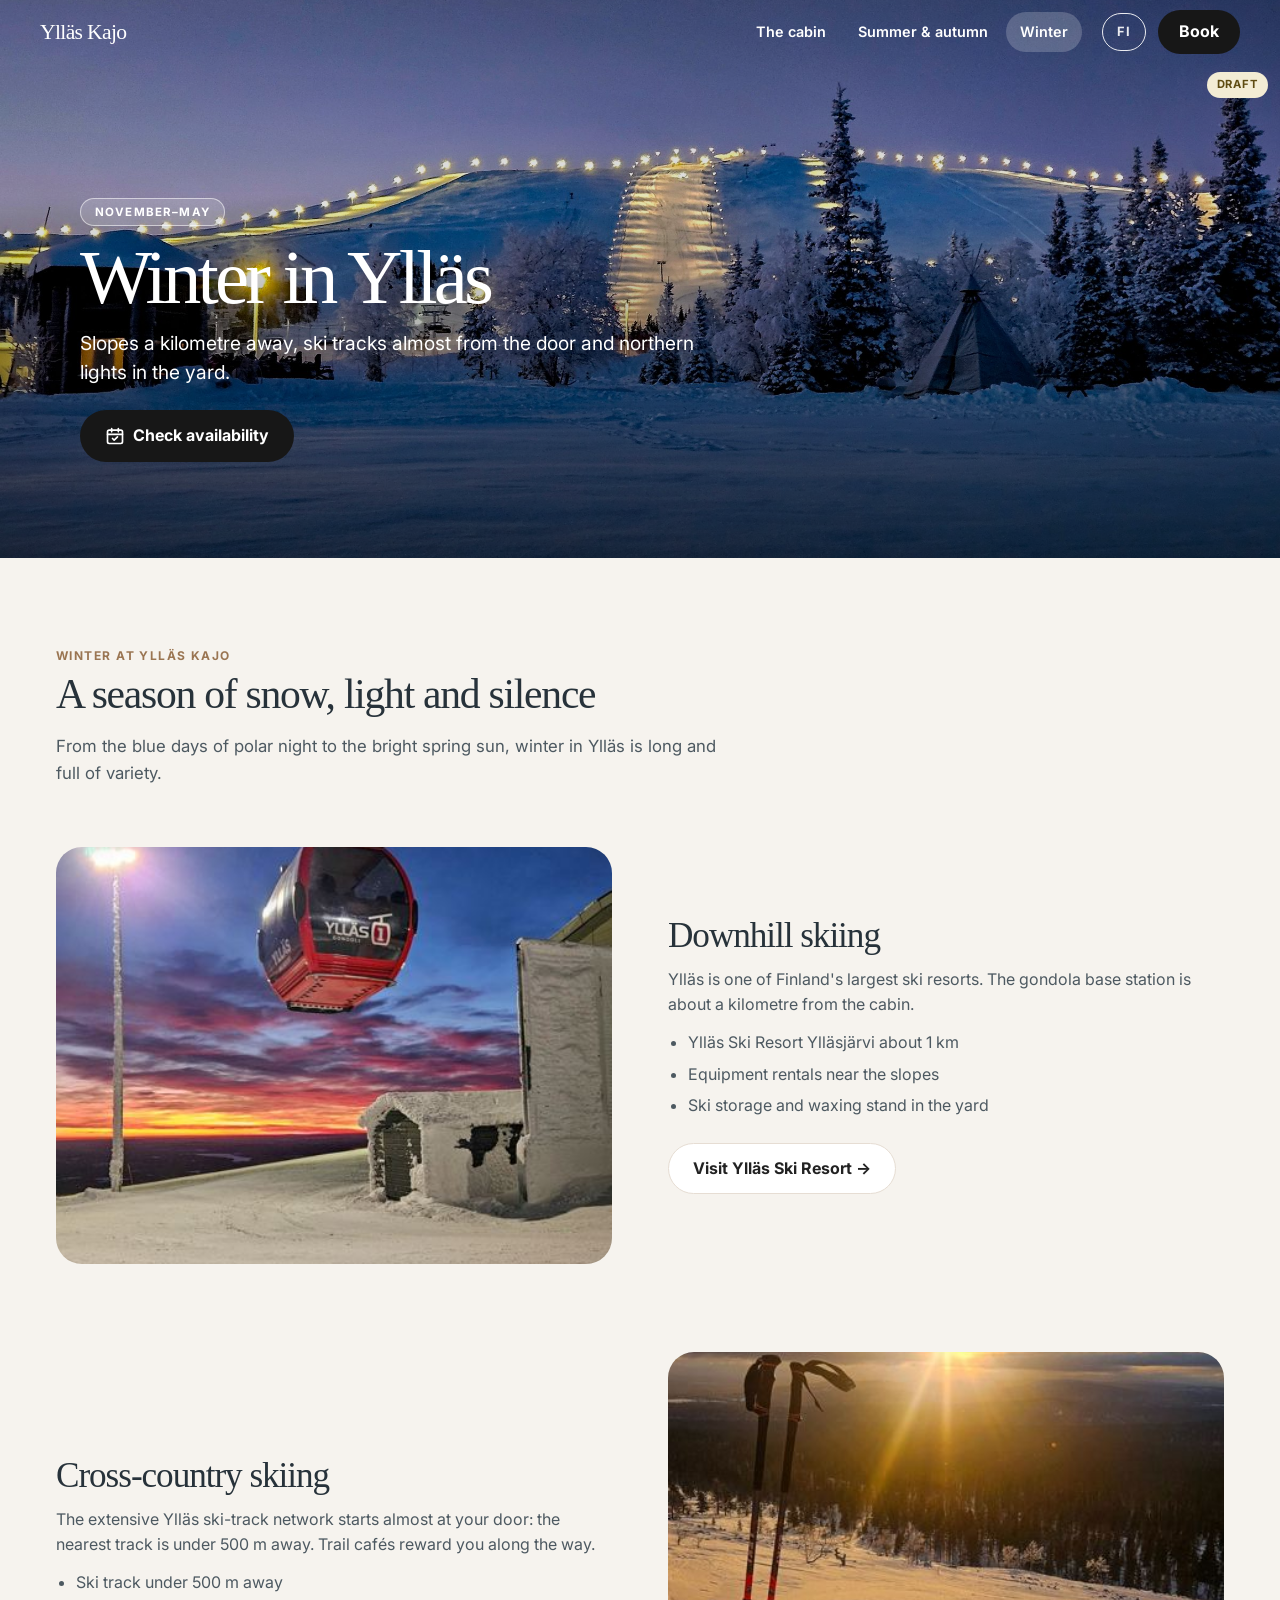
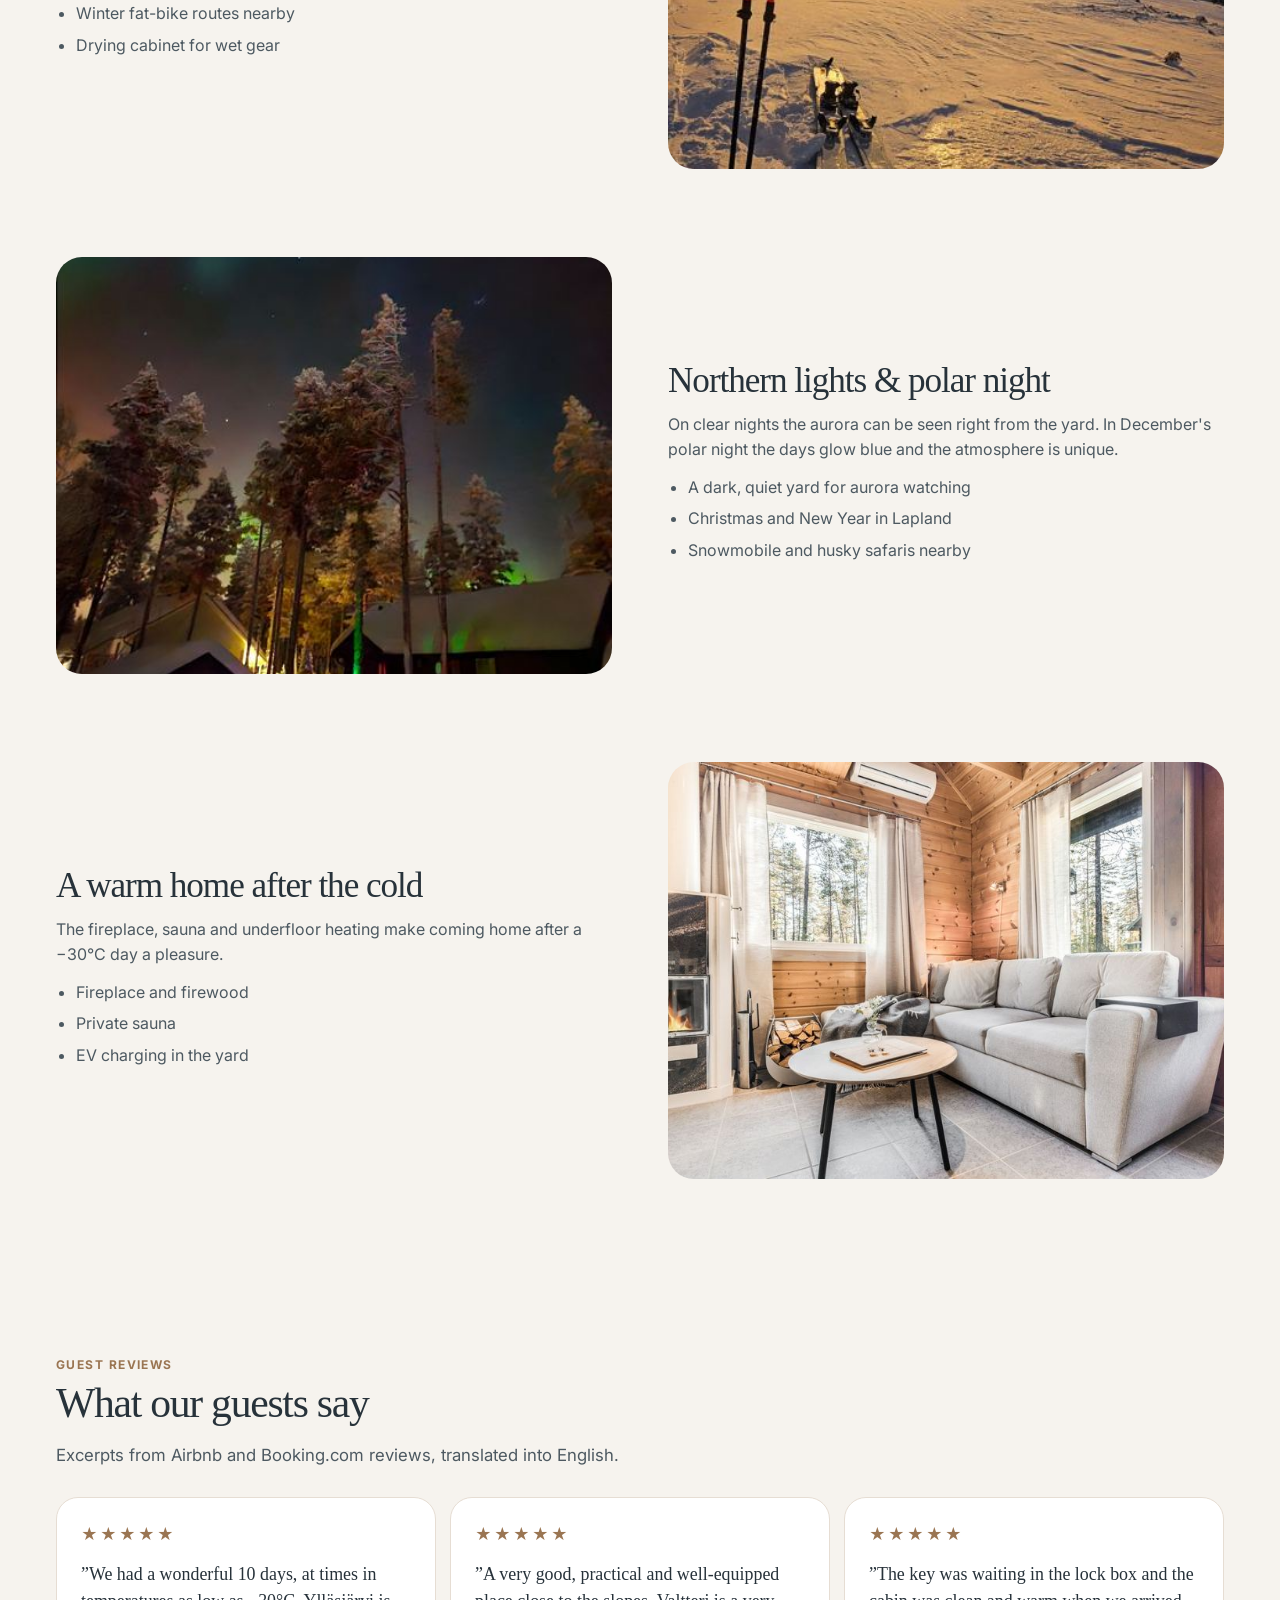
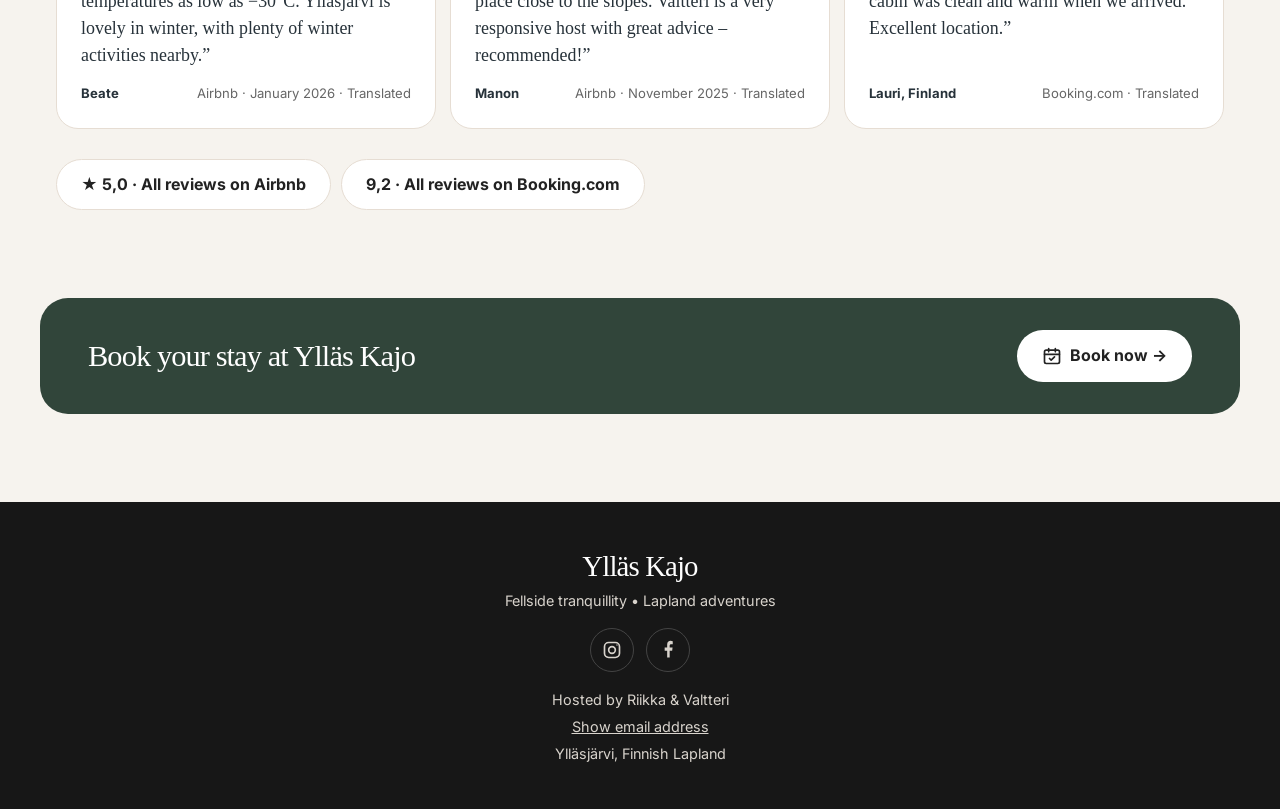
<file: en/winter.html>
<!DOCTYPE html>
<html lang="en">
<head>
<meta charset="UTF-8">
<meta name="viewport" content="width=device-width, initial-scale=1">
<title>Winter in Ylläs | Ylläs Kajo</title>
<meta name="description" content="Skiing and northern lights in Lapland: cabin 1 km from the gondola, ski tracks under 500 m away.">
<meta name="robots" content="noindex">
<link rel="canonical" href="https://venstedt.github.io/yllaskajo-site/en/winter.html">
<link rel="alternate" hreflang="fi" href="https://venstedt.github.io/yllaskajo-site/talvi.html">
<link rel="alternate" hreflang="en" href="https://venstedt.github.io/yllaskajo-site/en/winter.html">
<link rel="alternate" hreflang="x-default" href="https://venstedt.github.io/yllaskajo-site/en/winter.html">
<meta property="og:type" content="website">
<meta property="og:title" content="Winter in Ylläs | Ylläs Kajo">
<meta property="og:description" content="Skiing and northern lights in Lapland: cabin 1 km from the gondola, ski tracks under 500 m away.">
<meta property="og:image" content="https://venstedt.github.io/yllaskajo-site/assets/img/og.jpg">
<meta property="og:locale" content="en_GB">
<meta name="twitter:card" content="summary_large_image">
<meta name="theme-color" content="#f6f3ee">
<link rel="icon" href="../assets/favicon.svg" type="image/svg+xml">
<link rel="apple-touch-icon" href="../assets/apple-touch-icon.png">
<link rel="preconnect" href="https://fonts.googleapis.com">
<link rel="preconnect" href="https://fonts.gstatic.com" crossorigin>
<link rel="stylesheet" href="https://fonts.googleapis.com/css2?family=Inter:wght@400;500;600;700&display=swap">
<link rel="stylesheet" href="../assets/site.css?v=533ac286">
<style>.hero{background-image:url('../assets/img/tunturi_4.jpg')}@media (min-width:700px){.hero{background-image:url('../assets/img/tunturi_4-hero.jpg')}}</style>

</head>
<body>
<a class="skip" href="#sisalto">Skip to content</a>
<div class="topbar">
    <a class="brand" href="index.html">Ylläs Kajo</a>
    <nav class="toplinks" aria-label="Main menu"><a href="cabin.html">The cabin</a><a href="summer.html">Summer & autumn</a><a href="winter.html" aria-current="page">Winter</a></nav>
    <a class="lang" href="../talvi.html" hreflang="fi" lang="fi" aria-label="Suomeksi">FI</a>
    <a class="btn btn-dark btn-book" href="book.html">Book</a>
</div>
<span class="draft-note">DRAFT</span>
<header class="hero short">
    <div class="hero-inner">
        <span class="pill">November–May</span>
        <h1>Winter in Ylläs</h1>
        <p class="hero-lead">Slopes a kilometre away, ski tracks almost from the door and northern lights in the yard.</p>
        <div class="hero-actions"><a class="btn btn-dark" href="book.html"><svg class="icon" viewBox="0 0 24 24" aria-hidden="true"><rect x="3" y="5" width="18" height="16" rx="2"/><path d="M16 3v4M8 3v4M3 10h18"/><path d="m9 15 2 2 4-4"/></svg>Check availability</a></div>
    </div>
</header>
<main id="sisalto">
<section aria-labelledby="winter-title" style="padding-bottom:32px">
    <p class="eyebrow">Winter at Ylläs Kajo</p>
    <h2 class="title" id="winter-title">A season of snow, light and silence</h2>
    <p class="lead">From the blue days of polar night to the bright spring sun, winter in Ylläs is long and full of variety.</p>
</section>
<section class="split">
    <img src="../assets/img/gondoli_1-800.jpg" srcset="../assets/img/gondoli_1-800.jpg 800w, ../assets/img/gondoli_1.jpg 1600w" sizes="(min-width: 860px) 50vw, 100vw" alt="Downhill skiing" loading="lazy" decoding="async">
    <div><h2>Downhill skiing</h2><p>Ylläs is one of Finland's largest ski resorts. The gondola base station is about a kilometre from the cabin.</p><ul><li>Ylläs Ski Resort Ylläsjärvi about 1 km</li><li>Equipment rentals near the slopes</li><li>Ski storage and waxing stand in the yard</li></ul><a class="btn btn-line split-link" href="https://ski.yllas.fi/en/" target="_blank" rel="noopener">Visit Ylläs Ski Resort →</a></div>
</section><section class="split flip">
    <img src="../assets/img/tunturi_1-800.jpg" srcset="../assets/img/tunturi_1-800.jpg 800w, ../assets/img/tunturi_1.jpg 1600w" sizes="(min-width: 860px) 50vw, 100vw" alt="Cross-country skiing" loading="lazy" decoding="async">
    <div><h2>Cross-country skiing</h2><p>The extensive Ylläs ski-track network starts almost at your door: the nearest track is under 500 m away. Trail cafés reward you along the way.</p><ul><li>Ski track under 500 m away</li><li>Winter fat-bike routes nearby</li><li>Drying cabinet for wet gear</li></ul></div>
</section><section class="split">
    <img src="../assets/img/revot_3-800.jpg" srcset="../assets/img/revot_3-800.jpg 800w, ../assets/img/revot_3.jpg 1600w" sizes="(min-width: 860px) 50vw, 100vw" alt="Northern lights &amp; polar night" loading="lazy" decoding="async">
    <div><h2>Northern lights & polar night</h2><p>On clear nights the aurora can be seen right from the yard. In December's polar night the days glow blue and the atmosphere is unique.</p><ul><li>A dark, quiet yard for aurora watching</li><li>Christmas and New Year in Lapland</li><li>Snowmobile and husky safaris nearby</li></ul></div>
</section><section class="split flip">
    <img src="../assets/img/yllas-kajo-32-800.jpg" srcset="../assets/img/yllas-kajo-32-800.jpg 800w, ../assets/img/yllas-kajo-32.jpg 1600w" sizes="(min-width: 860px) 50vw, 100vw" alt="A warm home after the cold" loading="lazy" decoding="async">
    <div><h2>A warm home after the cold</h2><p>The fireplace, sauna and underfloor heating make coming home after a −30°C day a pleasure.</p><ul><li>Fireplace and firewood</li><li>Private sauna</li><li>EV charging in the yard</li></ul></div>
</section>
<section id="palautteet" aria-labelledby="reviews-title">
    <p class="eyebrow">Guest reviews</p>
    <h2 class="title" id="reviews-title">What our guests say</h2>
    <p class="lead">Excerpts from Airbnb and Booking.com reviews, translated into English.</p>
    <div class="reviews" tabindex="0">
        <article class="review">
    <div class="stars" aria-hidden="true">★★★★★</div>
    <blockquote>”We had a wonderful 10 days, at times in temperatures as low as −30°C. Ylläsjärvi is lovely in winter, with plenty of winter activities nearby.”</blockquote>
    <footer><strong>Beate</strong><span>Airbnb · January 2026 · Translated</span></footer>
</article><article class="review">
    <div class="stars" aria-hidden="true">★★★★★</div>
    <blockquote>”A very good, practical and well-equipped place close to the slopes. Valtteri is a very responsive host with great advice – recommended!”</blockquote>
    <footer><strong>Manon</strong><span>Airbnb · November 2025 · Translated</span></footer>
</article><article class="review">
    <div class="stars" aria-hidden="true">★★★★★</div>
    <blockquote>”The key was waiting in the lock box and the cabin was clean and warm when we arrived. Excellent location.”</blockquote>
    <footer><strong>Lauri, Finland</strong><span>Booking.com · Translated</span></footer>
</article>
    </div>
    <div class="review-sources">
        <a class="btn btn-line" href="https://www.airbnb.com/rooms/1505850569308831000" target="_blank" rel="noopener">★ 5,0 · All reviews on Airbnb</a>
        <a class="btn btn-line" href="https://www.booking.com/hotel/fi/yllas-kajo.en-gb.html" target="_blank" rel="noopener">9,2 · All reviews on Booking.com</a>
    </div>
</section>
<aside class="cta" aria-labelledby="cta-title">
    <h2 id="cta-title">Book your stay at Ylläs Kajo</h2>
    <a class="btn" href="book.html"><svg class="icon" viewBox="0 0 24 24" aria-hidden="true"><rect x="3" y="5" width="18" height="16" rx="2"/><path d="M16 3v4M8 3v4M3 10h18"/><path d="m9 15 2 2 4-4"/></svg>Book now →</a>
</aside>
</main>
<footer class="site-footer">
    <h2>Ylläs Kajo</h2>
    <p>Fellside tranquillity • Lapland adventures</p>
    <div class="social">
        <a href="https://www.instagram.com/yllaskajo/" target="_blank" rel="noopener" aria-label="Instagram"><svg class="" viewBox="0 0 24 24" aria-hidden="true"><rect x="3" y="3" width="18" height="18" rx="5"/><circle cx="12" cy="12" r="4"/><circle cx="18" cy="6" r=".8" fill="currentColor" stroke="none"/></svg></a>
        <a href="https://www.facebook.com/profile.php?id=61579861190695" target="_blank" rel="noopener" aria-label="Facebook"><svg class="" viewBox="0 0 24 24" aria-hidden="true"><path d="M14 21v-8h3l.5-4H14V7c0-1.2.4-2 2-2h1.7V1.4A22 22 0 0 0 15.2 1C12.7 1 11 2.5 11 5.3V9H8v4h3v8z" fill="currentColor" stroke="none"/></svg></a>
    </div>
    <p>Hosted by Riikka & Valtteri</p>
    <p><button type="button" class="email-link email-btn" data-subject="Booking enquiry Ylläs Kajo" data-copied="Address copied to clipboard"><span>Show email address</span></button></p>
    <p>Ylläsjärvi, Finnish Lapland</p>
</footer>
<nav class="dock" aria-label="Pages"><a href="index.html" class=""><svg class="" viewBox="0 0 24 24" aria-hidden="true"><path d="m3 10 9-7 9 7"/><path d="M5 9v12h14V9"/><path d="M9 21v-8h6v8"/></svg><span>Home</span></a><a href="cabin.html" class=""><svg class="" viewBox="0 0 24 24" aria-hidden="true"><path d="M3 11 12 4l9 7"/><path d="M5 10v10h14V10"/><path d="M10 20v-5h4v5"/><path d="M16 6V3h2v5"/></svg><span>Cabin</span></a><a href="summer.html" class=""><svg class="" viewBox="0 0 24 24" aria-hidden="true"><circle cx="12" cy="12" r="4"/><path d="M12 2v2M12 20v2M4.9 4.9l1.4 1.4M17.7 17.7l1.4 1.4M2 12h2M20 12h2M4.9 19.1l1.4-1.4M17.7 6.3l1.4-1.4"/></svg><span>Summer</span></a><a href="winter.html" class="" aria-current="page"><svg class="" viewBox="0 0 24 24" aria-hidden="true"><path d="M12 2v20M4 6l16 12M20 6 4 18"/><path d="m9 3 3 3 3-3M9 21l3-3 3 3"/></svg><span>Winter</span></a><a href="book.html" class="dock-book"><svg class="" viewBox="0 0 24 24" aria-hidden="true"><rect x="3" y="5" width="18" height="16" rx="2"/><path d="M16 3v4M8 3v4M3 10h18"/><path d="m9 15 2 2 4-4"/></svg><span>Book</span></a></nav>
<script>
(() => {
    // Sähköposti: osoite kootaan vasta painalluksesta. 1. painallus näyttää ja kopioi, 2. avaa sähköpostiohjelman.
    const emailAddress = () => ['yllas', 'kajo'].join('') + String.fromCharCode(64) + ['gmail', 'com'].join('.');
    document.querySelectorAll('.email-btn').forEach(btn => {
        btn.addEventListener('click', () => {
            const addr = emailAddress();
            const a = document.createElement('a');
            a.className = btn.className.replace('email-btn', 'email-shown');
            a.href = 'mailto:' + addr + '?subject=' + encodeURIComponent(btn.dataset.subject || '');
            a.textContent = addr;
            const note = document.createElement('span');
            note.className = 'email-note';
            note.setAttribute('role', 'status');
            btn.replaceWith(a);
            a.after(note);
            a.focus();
            try {
                navigator.clipboard.writeText(addr).then(() => { note.textContent = btn.dataset.copied; }, () => {});
            } catch (e) {}
        });
    });
    // Vieritys: sivuston sisäinen linkki avaa sivun alusta, Takaisin/Eteenpäin (selain tai hiiri)
    // palauttaa kohdan, jossa oltiin. Toimii myös upotetussa esikatselussa, joka säilyttää vierityksen.
    const store = {
        get: k => { try { return sessionStorage.getItem(k); } catch (e) { return null; } },
        set: (k, v) => { try { sessionStorage.setItem(k, v); } catch (e) {} },
        del: k => { try { sessionStorage.removeItem(k); } catch (e) {} },
    };
    const here = location.pathname;
    const fromLink = store.get('yk-top') === here;
    store.del('yk-top');
    const saved = store.get('yk-scroll:' + here);
    const target = location.hash ? null : (fromLink ? 0 : (saved !== null ? +saved : null));
    if (target !== null) {
        let userMoved = false;
        ['wheel', 'touchstart', 'keydown', 'mousedown'].forEach(e =>
            window.addEventListener(e, () => { userMoved = true; }, { once: true, passive: true }));
        const go = () => { if (!userMoved) window.scrollTo({ top: target, left: 0, behavior: 'instant' }); };
        go();
        window.addEventListener('load', () => [0, 100, 300, 700].forEach(ms => setTimeout(go, ms)));
    }
    document.addEventListener('click', e => {
        const a = e.target.closest('a[href]');
        if (!a || a.target === '_blank' || a.origin !== location.origin || a.hash) return;
        store.set('yk-top', a.pathname);
    });
    let t;
    window.addEventListener('scroll', () => {
        clearTimeout(t);
        t = setTimeout(() => store.set('yk-scroll:' + here, String(Math.round(window.scrollY))), 150);
    }, { passive: true });
    const bar = document.querySelector('.topbar');
    const hero = document.querySelector('.hero');
    const onScroll = () => bar.classList.toggle('solid', !hero || window.scrollY > hero.offsetHeight - 80);
    onScroll();
    window.addEventListener('scroll', onScroll, { passive: true });
    // Kuvagalleria: kuva aukeaa sivun päälle. Selaus nuolilla, näppäimillä tai pyyhkäisemällä
    // (edellinen ja seuraava kuva kulkevat vieressä sormen mukana). Sulku ruksista, Escillä tai taustasta.
    const shots = [...document.querySelectorAll('.gallery a[href$=".jpg"]')];
    if (shots.length) {
        const fi = document.documentElement.lang === 'fi';
        const lb = document.createElement('div');
        lb.className = 'lightbox';
        lb.hidden = true;
        lb.setAttribute('role', 'dialog');
        lb.setAttribute('aria-modal', 'true');
        lb.setAttribute('aria-label', fi ? 'Kuvagalleria' : 'Photo gallery');
        const svg = d => `<svg viewBox="0 0 24 24" aria-hidden="true"><path d="${d}"/></svg>`;
        lb.innerHTML = `<div class="lb-stage"><div class="lb-track">
                <div class="lb-slide"><img alt="" draggable="false"></div>
                <div class="lb-slide"><img alt="" draggable="false"></div>
                <div class="lb-slide"><img alt="" draggable="false"></div>
            </div></div>
            <p class="lb-caption" aria-live="polite"></p>
            <button type="button" class="lb-btn lb-close" aria-label="${fi ? 'Sulje' : 'Close'}">${svg('M6 6l12 12M18 6 6 18')}</button>
            <button type="button" class="lb-btn lb-prev" aria-label="${fi ? 'Edellinen kuva' : 'Previous photo'}">${svg('m15 5-7 7 7 7')}</button>
            <button type="button" class="lb-btn lb-next" aria-label="${fi ? 'Seuraava kuva' : 'Next photo'}">${svg('m9 5 7 7-7 7')}</button>`;
        document.body.append(lb);
        const stage = lb.querySelector('.lb-stage'), track = lb.querySelector('.lb-track');
        const imgs = [...track.querySelectorAll('img')], cap = lb.querySelector('.lb-caption');
        const n = shots.length, wrap = i => (i + n) % n;
        let cur = 0, opener = null, busy = false;
        const fill = () => {
            [cur - 1, cur, cur + 1].forEach((i, k) => {
                const a = shots[wrap(i)];
                if (imgs[k].getAttribute('src') !== a.href) imgs[k].src = a.href;
                imgs[k].alt = k === 1 ? (a.querySelector('img')?.alt || '') : '';
            });
            cap.textContent = `${imgs[1].alt}  ·  ${cur + 1} / ${n}`;
        };
        const slide = (x, ms) => {
            track.style.transition = ms ? `transform ${ms}ms cubic-bezier(.2,.7,.3,1)` : 'none';
            track.style.transform = `translateX(calc(-100% + ${x}px))`;
        };
        const go = dir => {
            if (busy || !dir) return;
            busy = true;
            slide(-dir * stage.clientWidth, 260);
            setTimeout(() => {
                cur = wrap(cur + dir);
                fill();
                slide(0, 0);
                busy = false;
            }, 270);
        };
        const open = i => {
            opener = document.activeElement;
            cur = i;
            lb.hidden = false;
            fill();
            slide(0, 0);
            document.documentElement.classList.add('lb-open');
            lb.querySelector('.lb-close').focus();
        };
        const close = () => {
            lb.hidden = true;
            document.documentElement.classList.remove('lb-open');
            if (opener) opener.focus();
        };
        shots.forEach((a, i) => a.addEventListener('click', e => { e.preventDefault(); open(i); }));
        lb.querySelector('.lb-close').addEventListener('click', close);
        lb.querySelector('.lb-prev').addEventListener('click', () => go(-1));
        lb.querySelector('.lb-next').addEventListener('click', () => go(1));
        lb.addEventListener('click', e => { if (e.target === lb || e.target.classList.contains('lb-slide')) close(); });
        document.addEventListener('keydown', e => {
            if (lb.hidden) return;
            if (e.key === 'Escape') close();
            else if (e.key === 'ArrowLeft') go(-1);
            else if (e.key === 'ArrowRight') go(1);
            else if (e.key === 'Tab') {
                const f = [...lb.querySelectorAll('button')];
                const k = f.indexOf(document.activeElement);
                e.preventDefault();
                f[(k + (e.shiftKey ? -1 : 1) + f.length) % f.length].focus();
            }
        });
        let x0 = null, y0 = 0, dx = 0, horiz = null;
        stage.addEventListener('touchstart', e => {
            if (busy || e.touches.length > 1) return;
            x0 = e.touches[0].clientX; y0 = e.touches[0].clientY; dx = 0; horiz = null;
        }, { passive: true });
        stage.addEventListener('touchmove', e => {
            if (x0 === null) return;
            dx = e.touches[0].clientX - x0;
            const dy = e.touches[0].clientY - y0;
            if (horiz === null && Math.abs(dx) + Math.abs(dy) > 8) horiz = Math.abs(dx) > Math.abs(dy);
            if (horiz) { e.preventDefault(); slide(dx, 0); }
        }, { passive: false });
        const end = () => {
            if (x0 === null) return;
            x0 = null;
            if (!horiz) return;
            if (Math.abs(dx) > Math.min(70, stage.clientWidth * .18)) go(dx < 0 ? 1 : -1);
            else slide(0, 220);
        };
        stage.addEventListener('touchend', end);
        stage.addEventListener('touchcancel', end);
    }
    // Kausi: touko–syyskuussa nostetaan kesä, muuten talvi.
    const month = new Date().getMonth() + 1;
    const summer = month >= 5 && month <= 9;
    if (hero && hero.dataset.winter && !summer) hero.classList.add('winter');
    const seasons = document.getElementById('seasons');
    if (seasons && !summer) seasons.prepend(seasons.querySelector('[data-season="winter"]'));
})();
</script>
</body>
</html>
</file>
<file: assets/site.css>
/* Ylläs Kajo – markkinointisivuston yhteiset tyylit.
   Värit, fontit ja muodot noudattavat Ylläs Kajon mökkikirjan linjaa. */

:root {
    --bg: #f6f3ee;
    --forest: #31453a;
    --wood: #9a7552;
    --sand: #f4f0e8;
    --line: #e6ddd3;
    --light: #fff;
    --text: #27323a;
    --muted: #4d5961;
    --page-gutter: clamp(16px, 5vw, 40px);
    --radius: 22px;
}

* { box-sizing: border-box; }

html {
    scroll-behavior: smooth;
    scroll-padding-top: 80px;
}

body {
    margin: 0;
    overflow-x: hidden;
    background: var(--bg);
    color: var(--text);
    font-family: Inter, sans-serif;
    line-height: 1.6;
    padding-bottom: 96px;
}

img { display: block; max-width: 100%; }

a { color: var(--forest); }

h1, h2, h3 {
    font-family: Georgia, serif;
    font-weight: 400;
    letter-spacing: -.03em;
    line-height: 1.15;
}

.skip {
    position: absolute;
    left: -9999px;
}
.skip:focus {
    left: 12px;
    top: 12px;
    z-index: 2000;
    padding: 8px 14px;
    border-radius: 999px;
    background: var(--light);
}

/* Yläpalkki */
.topbar {
    position: fixed;
    inset: 0 0 auto;
    z-index: 1200;
    display: flex;
    align-items: center;
    gap: 12px;
    min-height: 64px;
    padding: 8px var(--page-gutter);
    color: var(--light);
    transition: background .2s, color .2s, box-shadow .2s;
}
.topbar.solid,
.topbar.plain {
    background: rgba(246, 243, 238, .96);
    color: var(--text);
    box-shadow: 0 1px 0 #e8e0d7;
    -webkit-backdrop-filter: blur(10px);
    backdrop-filter: blur(10px);
}
.brand {
    color: inherit;
    font-family: Georgia, serif;
    font-size: 1.35rem;
    letter-spacing: -.03em;
    text-decoration: none;
}
.toplinks {
    display: none;
    gap: 4px;
    margin-left: auto;
}
.toplinks a {
    padding: 8px 14px;
    border-radius: 999px;
    color: inherit;
    font-size: .9rem;
    font-weight: 600;
    text-decoration: none;
}
.toplinks a[aria-current="page"] {
    background: rgba(0, 0, 0, .08);
}
.topbar:not(.solid):not(.plain) .toplinks a[aria-current="page"] {
    background: rgba(255, 255, 255, .2);
}
.lang {
    display: inline-flex;
    align-items: center;
    gap: 6px;
    margin-left: auto;
    min-height: 38px;
    padding: 0 14px;
    border: 1px solid currentColor;
    border-radius: 999px;
    color: inherit;
    font-size: .8rem;
    font-weight: 700;
    letter-spacing: .06em;
    text-decoration: none;
    opacity: .9;
}
.topbar .btn-book {
    display: none;
}
@media (min-width: 900px) {
    .toplinks { display: flex; }
    .lang { margin-left: 8px; }
    .topbar .btn-book { display: inline-flex; min-height: 40px; padding: 8px 20px; }
}

/* Napit */
.btn {
    display: inline-flex;
    min-height: 48px;
    align-items: center;
    justify-content: center;
    gap: 8px;
    padding: 12px 24px;
    border: 1px solid transparent;
    border-radius: 40px;
    background: var(--light);
    color: #222;
    font-weight: 700;
    text-align: center;
    text-decoration: none;
}
.btn-dark { background: #171717; color: var(--light); }
.btn-forest { background: var(--forest); color: var(--light); }
.btn-ghost { border-color: rgba(255, 255, 255, .7); background: rgba(255, 255, 255, .14); color: var(--light); }
.btn-line { border-color: var(--line); background: var(--light); color: #222; }
.btn svg, .icon {
    width: 20px;
    height: 20px;
    flex: 0 0 auto;
    fill: none;
    stroke: currentColor;
    stroke-linecap: round;
    stroke-linejoin: round;
    stroke-width: 2;
}
a:focus-visible, button:focus-visible, .btn:focus-visible {
    outline: 3px solid var(--wood);
    outline-offset: 3px;
}

/* Hero */
.hero {
    position: relative;
    display: flex;
    min-height: 92vh;
    min-height: 92svh;
    align-items: flex-end;
    background-position: center;
    background-size: cover;
    color: var(--light);
}
.hero::before {
    content: "";
    position: absolute;
    inset: 0;
    background: linear-gradient(rgba(0, 0, 0, .3), rgba(0, 0, 0, .1) 35%, rgba(0, 0, 0, .6));
}
.hero.short { min-height: 62vh; min-height: 62svh; }
.hero-inner {
    position: relative;
    width: min(100%, 1200px);
    margin: 0 auto;
    padding: 120px var(--page-gutter) clamp(56px, 9vw, 96px);
}
.pill {
    display: inline-flex;
    padding: 4px 14px;
    border: 1px solid rgba(255, 255, 255, .55);
    border-radius: 24px;
    background: rgba(255, 255, 255, .16);
    font-size: .72rem;
    font-weight: 700;
    letter-spacing: .1em;
    text-transform: uppercase;
}
.hero h1 {
    margin: 12px 0 10px;
    font-size: clamp(2.6rem, 9vw, 4.8rem);
    letter-spacing: -.05em;
    line-height: 1.05;
}
.hero-lead {
    max-width: 620px;
    margin: 0 0 24px;
    font-size: clamp(1rem, 2.6vw, 1.2rem);
    line-height: 1.5;
}
.hero-actions {
    display: flex;
    flex-wrap: wrap;
    gap: 10px;
}

/* Luottamuspalkki */
.trust {
    position: relative;
    z-index: 1;
    display: grid;
    grid-template-columns: repeat(2, minmax(0, 1fr));
    width: min(calc(100% - 32px), 1000px);
    margin: -28px auto 0;
    padding: 6px;
    border-radius: var(--radius);
    background: var(--light);
    box-shadow: 0 12px 32px rgba(0, 0, 0, .1);
}
.trust a, .trust div {
    display: grid;
    align-content: center;
    gap: 2px;
    min-height: 76px;
    padding: 10px 14px;
    border-radius: 16px;
    color: inherit;
    text-decoration: none;
}
.trust a:hover { background: var(--sand); }
.trust strong {
    font-family: Georgia, serif;
    font-size: 1.7rem;
    font-weight: 400;
    line-height: 1.1;
}
.trust span {
    color: #666;
    font-size: .74rem;
    font-weight: 600;
    letter-spacing: .04em;
}
@media (min-width: 700px) {
    .trust { grid-template-columns: repeat(4, minmax(0, 1fr)); }
}

/* Osiot */
section {
    width: min(100%, 1248px);
    margin: 0 auto;
    padding: clamp(48px, 8vw, 88px) var(--page-gutter);
}
.eyebrow {
    margin: 0 0 6px;
    color: var(--wood);
    font-size: .75rem;
    font-weight: 700;
    letter-spacing: .12em;
    text-transform: uppercase;
}
.title {
    margin: 0 0 14px;
    font-size: clamp(1.8rem, 5vw, 2.6rem);
}
.lead {
    max-width: 680px;
    margin: 0 0 28px;
    color: var(--muted);
    font-size: 1.05rem;
}

/* Kohokohdat */
.features {
    display: grid;
    grid-template-columns: repeat(auto-fit, minmax(min(100%, 300px), 1fr));
    gap: 14px;
}
.feature {
    display: flex;
    gap: 14px;
    padding: 18px;
    border: 1px solid var(--line);
    border-radius: 20px;
    background: var(--light);
}
.feature-icon {
    display: grid;
    width: 44px;
    height: 44px;
    flex: 0 0 auto;
    place-items: center;
    border-radius: 14px;
    background: #f3ecd4;
    color: #806718;
}
.feature strong { display: block; font-size: .98rem; }
.feature span { color: #666; font-size: .85rem; line-height: 1.45; }
.extras {
    display: flex;
    flex-wrap: wrap;
    gap: 8px;
    margin: 18px 0 0;
    padding: 0;
    list-style: none;
}
.extras li {
    padding: 6px 14px;
    border: 1px solid var(--line);
    border-radius: 999px;
    background: var(--light);
    font-size: .85rem;
}

/* Kausikortit */
.seasons {
    display: grid;
    grid-template-columns: repeat(auto-fit, minmax(min(100%, 320px), 1fr));
    gap: 18px;
}
.season {
    position: relative;
    display: flex;
    min-height: 440px;
    align-items: flex-end;
    overflow: hidden;
    border-radius: 26px;
    background-position: center;
    background-size: cover;
    color: var(--light);
    text-decoration: none;
}
.season::before {
    content: "";
    position: absolute;
    inset: 0;
    background: linear-gradient(rgba(0, 0, 0, 0) 35%, rgba(0, 0, 0, .7));
    transition: background .2s;
}
.season:hover::before { background: linear-gradient(rgba(0, 0, 0, .05) 25%, rgba(0, 0, 0, .78)); }
.season-copy { position: relative; padding: 26px; }
.season h3 { margin: 10px 0 6px; font-size: 2rem; }
.season p { margin: 0 0 14px; font-size: .95rem; }
.season .more { font-weight: 700; }

/* Esittely */
.intro {
    display: grid;
    gap: 28px;
    align-items: center;
}
.intro img {
    width: 100%;
    aspect-ratio: 4 / 3;
    object-fit: cover;
    border-radius: 26px;
}
.intro blockquote {
    margin: 0;
    color: var(--muted);
    font-size: 1.1rem;
}
.signature {
    margin-top: 10px;
    color: #333;
    font-family: Georgia, serif;
    font-size: 1.15rem;
    font-style: italic;
}
@media (min-width: 860px) {
    .intro { grid-template-columns: 1fr 1fr; gap: 56px; }
}

/* Galleria */
.gallery {
    display: grid;
    grid-template-columns: repeat(2, minmax(0, 1fr));
    gap: 10px;
}
.gallery a { display: block; overflow: hidden; border-radius: 16px; }
.gallery img {
    width: 100%;
    height: 100%;
    aspect-ratio: 4 / 3;
    object-fit: cover;
    transition: transform .3s;
}
.gallery a:hover img { transform: scale(1.03); }
.gallery .wide { grid-column: span 2; }
@media (min-width: 760px) {
    .gallery { grid-template-columns: repeat(4, minmax(0, 1fr)); }
    .gallery .wide { grid-row: span 2; }
    .gallery .wide img { aspect-ratio: auto; }
}
.gallery-more { margin-top: 18px; }

/* Kuvien katselu sivun päällä */
.lb-open, .lb-open body { overflow: hidden; }
.lightbox {
    position: fixed;
    inset: 0;
    z-index: 3000;
    display: flex;
    flex-direction: column;
    justify-content: center;
    gap: 12px;
    padding: 64px 0;
    background: rgba(14, 14, 14, .96);
}
.lightbox[hidden] { display: none; }
.lb-stage { overflow: hidden; touch-action: pan-y; }
.lb-track { display: flex; will-change: transform; }
.lb-slide {
    display: grid;
    flex: 0 0 100%;
    place-items: center;
    padding: 0 12px;
}
.lb-slide img {
    max-width: min(100%, 1600px);
    max-height: calc(100vh - 170px);
    max-height: calc(100dvh - 170px);
    object-fit: contain;
    border-radius: 6px;
    user-select: none;
    -webkit-user-drag: none;
}
.lb-caption { margin: 0; color: #e8e2da; font-size: .9rem; text-align: center; white-space: pre; }
.lb-btn {
    position: absolute;
    display: grid;
    width: 48px;
    height: 48px;
    place-items: center;
    padding: 0;
    border: 1px solid rgba(255, 255, 255, .25);
    border-radius: 999px;
    background: rgba(40, 40, 40, .8);
    color: #fff;
    cursor: pointer;
}
.lb-btn:hover { background: rgba(70, 70, 70, .9); }
.lb-btn svg { width: 22px; height: 22px; fill: none; stroke: currentColor; stroke-width: 2; stroke-linecap: round; stroke-linejoin: round; }
.lb-close { top: 12px; right: 12px; }
.lb-prev, .lb-next { top: 50%; transform: translateY(-50%); }
.lb-prev { left: 12px; }
.lb-next { right: 12px; }
@media (max-width: 699px) {
    .lb-prev, .lb-next { top: auto; bottom: 16px; transform: none; }
    .lb-prev { left: calc(50% - 60px); }
    .lb-next { right: calc(50% - 60px); }
}

/* Palautteet */
.reviews {
    display: grid;
    grid-auto-flow: column;
    grid-auto-columns: min(86%, 380px);
    gap: 14px;
    overflow-x: auto;
    padding-bottom: 12px;
    scroll-snap-type: x mandatory;
    scrollbar-width: thin;
}
.review {
    display: flex;
    flex-direction: column;
    gap: 14px;
    padding: 24px;
    border: 1px solid var(--line);
    border-radius: 22px;
    background: var(--light);
    scroll-snap-align: start;
}
.stars { color: var(--wood); letter-spacing: 2px; }
.review blockquote {
    flex: 1;
    margin: 0;
    font-family: Georgia, serif;
    font-size: 1.12rem;
    line-height: 1.5;
}
.review footer {
    display: flex;
    flex-wrap: wrap;
    justify-content: space-between;
    gap: 6px;
    color: #666;
    font-size: .82rem;
}
.review footer strong { color: var(--text); }
.review-sources {
    display: flex;
    flex-wrap: wrap;
    gap: 10px;
    margin-top: 18px;
}

/* Sisältölohkot (alasivut) */
.split {
    display: grid;
    gap: 28px;
    align-items: center;
    padding-top: 0;
}
.split img {
    width: 100%;
    aspect-ratio: 4 / 3;
    object-fit: cover;
    border-radius: 26px;
}
.split.tall img { aspect-ratio: 4 / 5; }
.split h2 { margin: 0 0 10px; font-size: clamp(1.6rem, 4vw, 2.2rem); }
.split p { margin: 0 0 12px; color: var(--muted); }
.split ul { margin: 0; padding-left: 20px; color: var(--muted); }
.split li { margin-bottom: 6px; }
.split-link { margin-top: 18px; }
@media (min-width: 860px) {
    .split { grid-template-columns: 1fr 1fr; gap: 56px; }
    .split.flip > :first-child { order: 2; }
}

/* Tilat / taulukko */
.facts {
    display: grid;
    grid-template-columns: repeat(auto-fit, minmax(min(100%, 260px), 1fr));
    gap: 14px;
}
.fact-card {
    padding: 22px;
    border: 1px solid var(--line);
    border-radius: 20px;
    background: var(--light);
}
.fact-card h3 { margin: 0 0 10px; font-size: 1.3rem; }
.fact-card ul { margin: 0; padding-left: 18px; color: var(--muted); font-size: .92rem; }
.fact-card p { margin: 0; color: var(--muted); font-size: .92rem; }

/* Sijainti */
.distances {
    display: grid;
    grid-template-columns: repeat(auto-fit, minmax(min(100%, 180px), 1fr));
    gap: 10px;
    margin: 0 0 18px;
    padding: 0;
    list-style: none;
}
.distances li {
    padding: 16px 18px;
    border-radius: 16px;
    background: var(--sand);
}
.distances strong {
    display: block;
    font-family: Georgia, serif;
    font-size: 1.6rem;
    font-weight: 400;
}
.distances span { color: #666; font-size: .85rem; }

/* Varaus-CTA */
.cta {
    display: flex;
    flex-wrap: wrap;
    align-items: center;
    justify-content: space-between;
    gap: 16px 24px;
    width: min(calc(100% - 32px), 1200px);
    margin: 0 auto clamp(48px, 8vw, 88px);
    padding: clamp(22px, 4vw, 32px) clamp(24px, 5vw, 48px);
    border-radius: 28px;
    background: var(--forest);
    color: var(--light);
}
.cta h2 { margin: 0; font-size: clamp(1.4rem, 4vw, 1.9rem); }

/* Varaa-sivu */
.channels {
    display: grid;
    grid-template-columns: repeat(auto-fit, minmax(min(100%, 280px), 1fr));
    gap: 14px;
}
.channel {
    display: flex;
    flex-direction: column;
    gap: 6px;
    padding: 24px;
    border: 1px solid var(--line);
    border-radius: 22px;
    background: var(--light);
    color: inherit;
    text-decoration: none;
}
.channel:hover { border-color: var(--wood); }
.channel strong { font-family: Georgia, serif; font-size: 1.5rem; font-weight: 400; }
.channel span { color: #666; font-size: .9rem; }
.channel .go { margin-top: auto; padding-top: 10px; color: var(--forest); font-weight: 700; }

.times {
    display: flex;
    max-width: 520px;
    padding: 10px 14px;
    border-radius: 15px;
    background: var(--sand);
}
.times > div { flex: 1; }
.times > div + div { padding-left: 14px; border-left: 1px solid var(--line); }
.times-label { display: block; font-size: .67rem; font-weight: 700; letter-spacing: .1em; text-transform: uppercase; }
.times-value { display: block; font-family: Georgia, serif; font-size: 1.8rem; line-height: 1.15; }

/* Saatavuuskalenteri */
.avail-layout {
    display: grid;
    gap: 20px;
    align-items: start;
}
@media (min-width: 900px) {
    .avail-layout { grid-template-columns: minmax(0, 520px) minmax(0, 1fr); gap: 32px; }
}
.avail-lead { margin: 0 0 14px; color: var(--muted); }
.channels-stack { grid-template-columns: 1fr; }
.channels-stack .channel { padding: 18px 22px; }
.avail {
    --booked: #c9b29a;
    max-width: 520px;
    padding: clamp(16px, 4vw, 24px);
    border: 1px solid var(--line);
    border-radius: var(--radius);
    background: var(--light);
}
.avail-head {
    display: flex;
    align-items: center;
    justify-content: space-between;
    gap: 12px;
    margin-bottom: 14px;
}
.avail-month { margin: 0; font-size: 1.5rem; text-align: center; }
.avail-nav {
    display: grid;
    width: 44px;
    height: 44px;
    flex: none;
    place-items: center;
    padding: 0;
    border: 1px solid var(--line);
    border-radius: 999px;
    background: var(--light);
    color: var(--forest);
    cursor: pointer;
}
.avail-nav:hover:not(:disabled) { border-color: var(--wood); }
.avail-nav:disabled { opacity: .35; cursor: default; }
.avail-nav svg { width: 20px; height: 20px; fill: none; stroke: currentColor; stroke-width: 2; stroke-linecap: round; stroke-linejoin: round; }
.avail-grid {
    display: grid;
    grid-template-columns: repeat(7, minmax(0, 1fr));
    gap: 4px;
}
.avail-wd span {
    padding-bottom: 6px;
    color: var(--muted);
    font-size: .72rem;
    font-weight: 700;
    letter-spacing: .06em;
    text-align: center;
    text-transform: uppercase;
}
.avail-day {
    display: grid;
    aspect-ratio: 1;
    place-items: center;
    border-radius: 10px;
    background: var(--sand);
    font-size: .95rem;
    font-variant-numeric: tabular-nums;
}
.avail-day.free { background: #e3ebe4; color: var(--forest); font-weight: 600; }
.avail-day.booked { background: var(--booked); color: #5b4733; text-decoration: line-through; }
.avail-day.arrive { background: linear-gradient(135deg, #e3ebe4 50%, var(--booked) 50%); color: var(--forest); font-weight: 600; }
.avail-day.depart { background: linear-gradient(135deg, var(--booked) 50%, #e3ebe4 50%); color: var(--forest); font-weight: 600; }
.avail-day.past { background: transparent; color: #b3aaa0; }
.avail-day.unknown { background: var(--sand); color: var(--muted); font-weight: 400; }
.avail-day.today { box-shadow: inset 0 0 0 2px var(--forest); }
.avail-msg { margin: 14px 0 0; color: var(--muted); font-size: .9rem; }
.avail-legend {
    display: flex;
    flex-wrap: wrap;
    gap: 6px 16px;
    margin: 16px 0 0;
    padding: 0;
    color: var(--muted);
    font-size: .82rem;
    list-style: none;
}
.avail-legend li { display: flex; align-items: center; gap: 6px; }
.avail.failed .avail-legend { display: none; }
.sw { width: 14px; height: 14px; border-radius: 4px; }
.sw-free { background: #e3ebe4; }
.sw-booked { background: var(--booked); }
.sw-change { background: linear-gradient(135deg, var(--booked) 50%, #e3ebe4 50%); }

.faq details {
    border-bottom: 1px solid #eee7df;
}
.faq summary {
    display: flex;
    justify-content: space-between;
    gap: 12px;
    padding: 18px 0;
    font-weight: 600;
    cursor: pointer;
    list-style: none;
}
.faq summary::-webkit-details-marker { display: none; }
.faq summary::after { content: "+"; color: var(--wood); font-size: 1.4rem; line-height: 1; }
.faq details[open] summary::after { content: "–"; }
.faq details p { margin: 0 0 18px; color: var(--muted); }
.faq-wrap {
    max-width: 820px;
    padding: 6px 22px;
    border: 1px solid var(--line);
    border-radius: 22px;
    background: var(--light);
}

/* Alapalkki puhelimella (kuten mökkikirjan navigaatio) */
.dock {
    position: fixed;
    z-index: 999;
    right: max(8px, env(safe-area-inset-right));
    bottom: max(8px, env(safe-area-inset-bottom));
    left: max(8px, env(safe-area-inset-left));
    display: grid;
    width: min(calc(100% - 16px), 520px);
    grid-template-columns: repeat(5, minmax(0, 1fr));
    margin: 0 auto;
    padding: 6px;
    border: 1px solid rgba(226, 219, 210, .9);
    border-radius: 32px;
    background: rgba(255, 255, 255, .94);
    box-shadow: 0 8px 28px rgba(0, 0, 0, .16);
    -webkit-backdrop-filter: blur(16px);
    backdrop-filter: blur(16px);
}
.dock a {
    display: flex;
    min-width: 0;
    min-height: 54px;
    flex-direction: column;
    align-items: center;
    justify-content: center;
    gap: 2px;
    padding: 4px 2px;
    border-radius: 22px;
    color: #252525;
    font-size: .65rem;
    font-weight: 600;
    text-decoration: none;
}
.dock a svg {
    width: 21px;
    height: 21px;
    fill: none;
    stroke: currentColor;
    stroke-linecap: round;
    stroke-linejoin: round;
    stroke-width: 2;
}
.dock a[aria-current="page"] { background: #f3ecd4; color: #5f4c12; }
.dock a.dock-book { background: #171717; color: var(--light); }
@media (min-width: 900px) {
    .dock { display: none; }
    body { padding-bottom: 0; }
}

/* Alatunniste */
.site-footer {
    padding: 48px var(--page-gutter) 40px;
    background: #171717;
    color: #d8d3cc;
    text-align: center;
}
.site-footer h2 { margin: 0 0 6px; color: var(--light); font-size: 1.8rem; }
.site-footer p { margin: 4px 0; font-size: .9rem; }
.site-footer a { color: #d8d3cc; }
.social {
    display: flex;
    justify-content: center;
    gap: 12px;
    margin: 16px 0;
}
.social a {
    display: grid;
    width: 44px;
    height: 44px;
    place-items: center;
    border: 1px solid #444;
    border-radius: 50%;
}
.social svg { width: 20px; height: 20px; fill: none; stroke: currentColor; stroke-width: 2; }

.draft-note {
    position: fixed;
    top: 72px;
    right: 12px;
    z-index: 1300;
    padding: 4px 10px;
    border-radius: 999px;
    background: #f3ecd4;
    color: #5f4c12;
    font-size: .7rem;
    font-weight: 700;
    letter-spacing: .08em;
}

/* Sähköpostinappi */
.email-btn { cursor: pointer; font: inherit; font-weight: 700; }
.email-shown { user-select: all; overflow-wrap: anywhere; }
.email-note { display: block; width: 100%; margin-top: 6px; font-size: .8rem; opacity: .85; }
.email-note:empty { display: none; }
.email-link, a.email-shown.email-link-shown {
    padding: 0;
    border: 0;
    background: none;
    color: inherit;
    font: inherit;
    text-decoration: underline;
    cursor: pointer;
}
.site-footer .email-shown { color: #d8d3cc; }
.channel .go .btn { margin-top: 2px; }
</file>
